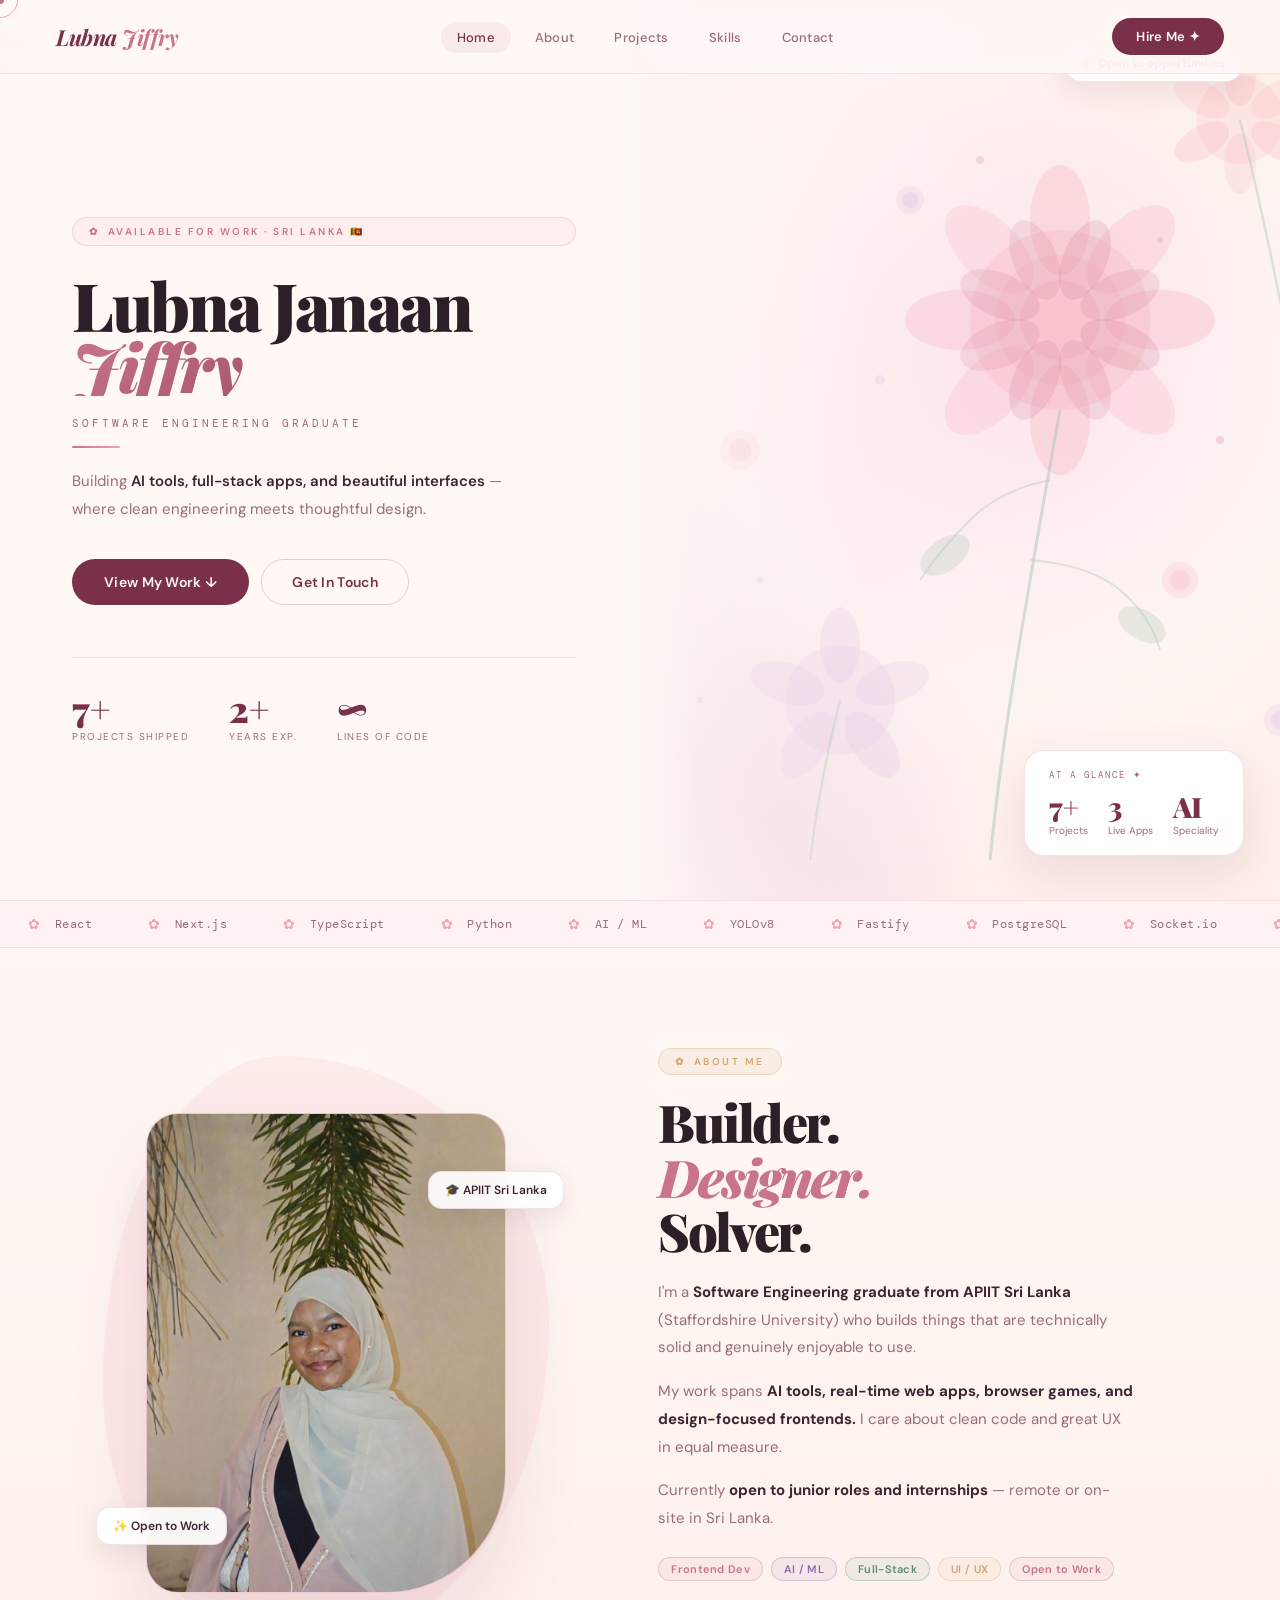
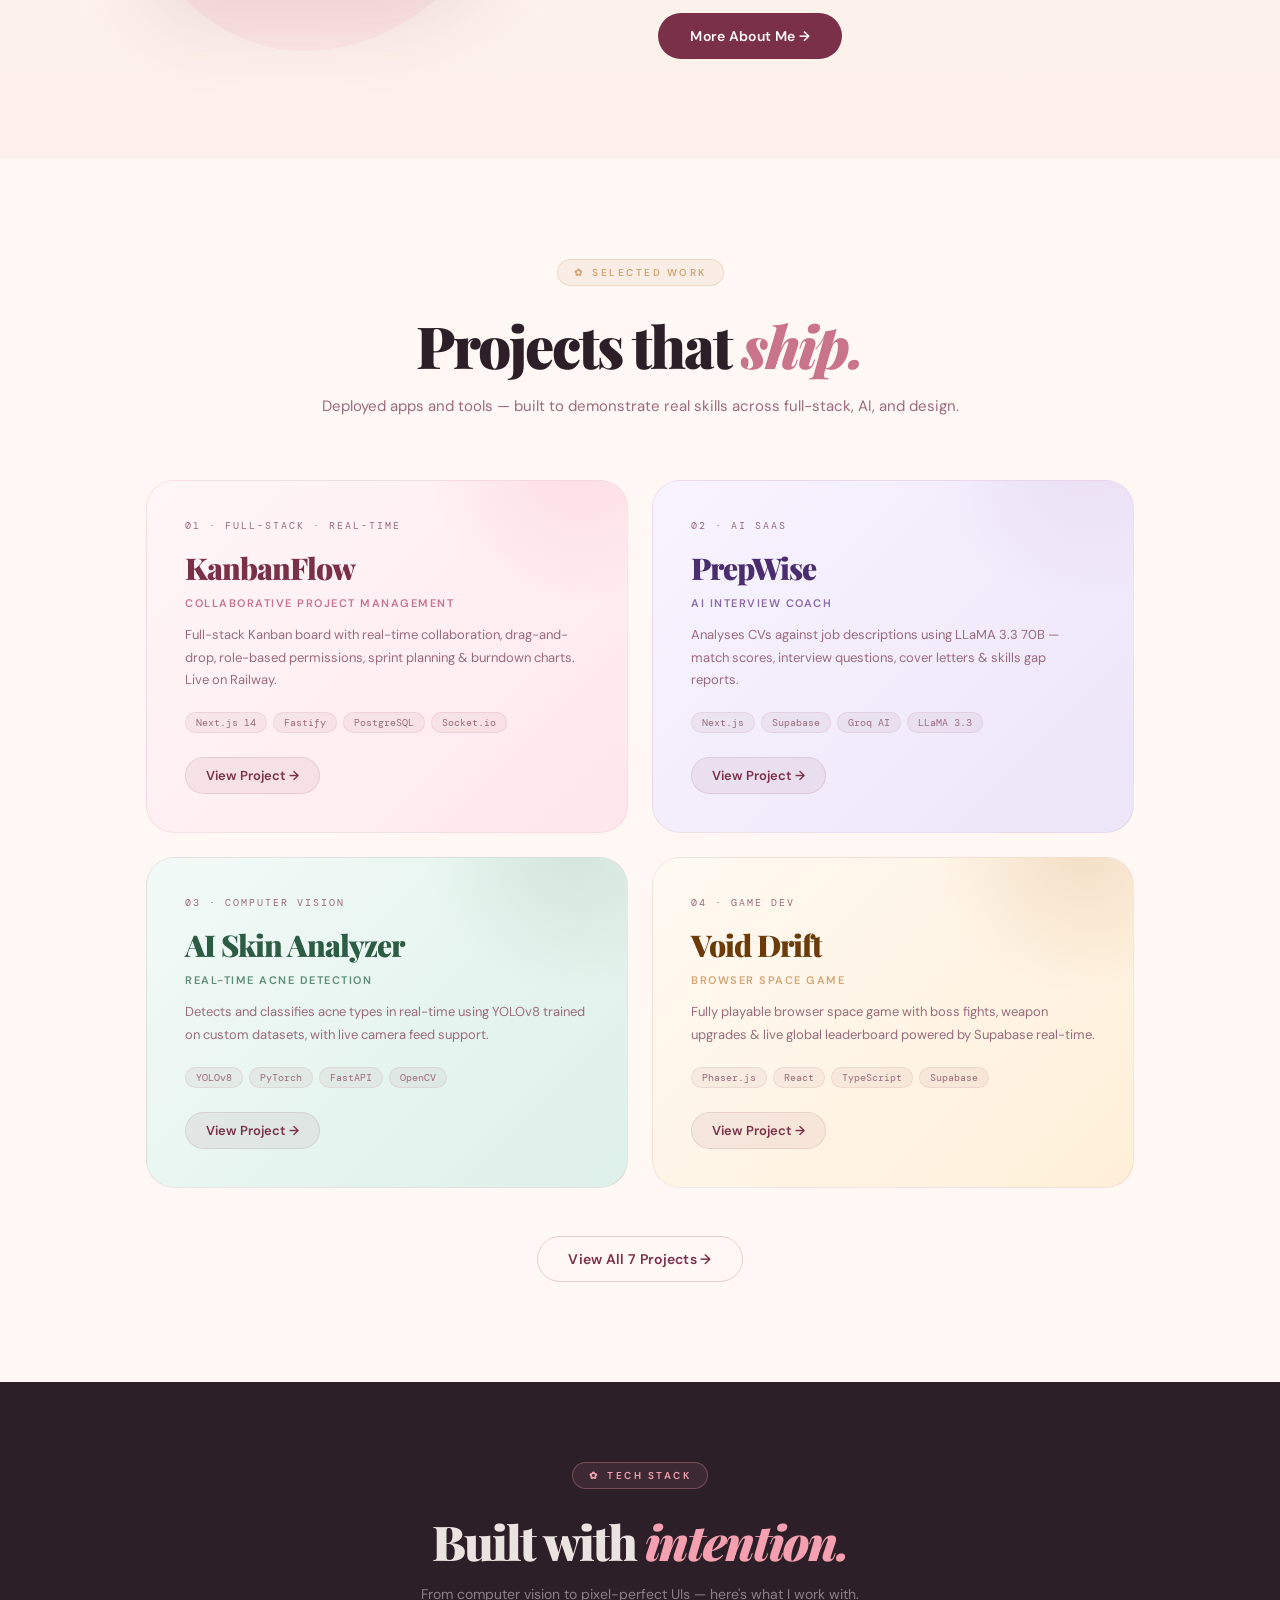
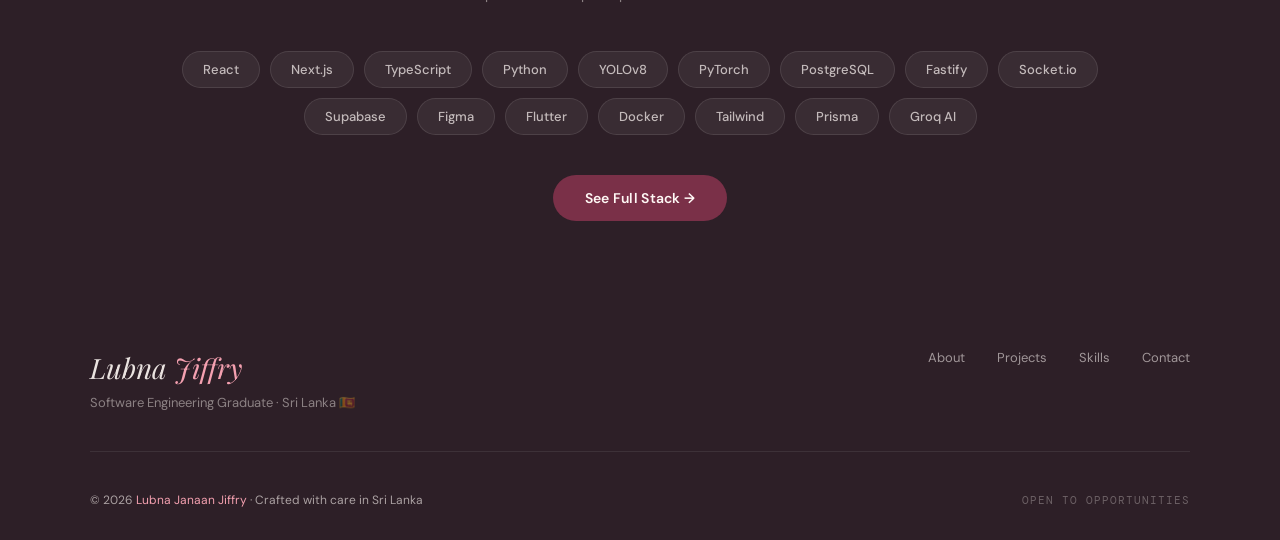
<file: index.html>
<!DOCTYPE html>
<html lang="en">
<head>
<meta charset="UTF-8"/>
<meta name="viewport" content="width=device-width,initial-scale=1"/>
<title>Lubna Jiffry — Software Engineer</title>
<link rel="stylesheet" href="styles.css"/>
<style>

/* ══════════════════════════════════════
   HERO — split layout with banner image
   ══════════════════════════════════════ */
.hero {
  min-height: 100vh;
  display: grid;
  grid-template-columns: 1fr 1fr;
  position: relative;
  overflow: hidden;
}

/* Left half — text */
.hero-left {
  display: flex; flex-direction: column; justify-content: center;
  padding: 140px 64px 80px 72px;
  background: var(--cream);
  position: relative; z-index: 2;
}
/* soft fade into image */
.hero-left::after {
  content: '';
  position: absolute; top: 0; right: -60px; bottom: 0; width: 80px;
  background: linear-gradient(to right, var(--cream), transparent);
  z-index: 3; pointer-events: none;
}

/* Right half — banner */
.hero-right {
  position: relative; overflow: hidden;
  background:
    radial-gradient(ellipse 80% 60% at 60% 40%, rgba(252,228,236,0.9) 0%, rgba(255,248,245,0.7) 60%, transparent 100%),
    radial-gradient(ellipse 50% 70% at 20% 80%, rgba(212,184,224,0.35) 0%, transparent 70%),
    radial-gradient(ellipse 60% 50% at 80% 10%, rgba(212,165,116,0.18) 0%, transparent 65%),
    #fdf0eb;
}
/* Large decorative SVG botanical illustration via inline SVG background */
.hero-right::before {
  content: '';
  position: absolute; inset: 0;
  background-image: url("data:image/svg+xml,%3Csvg xmlns='http://www.w3.org/2000/svg' viewBox='0 0 800 900'%3E%3Cdefs%3E%3Cstyle%3E.p%7Bfill:none;stroke-linecap:round;stroke-linejoin:round%7D%3C/style%3E%3C/defs%3E%3C!-- big rose center --%3E%3Ccircle cx='500' cy='320' r='90' fill='rgba(244,160,176,0.22)'/%3E%3Ccircle cx='500' cy='320' r='65' fill='rgba(244,160,176,0.18)'/%3E%3Ccircle cx='500' cy='320' r='40' fill='rgba(244,160,176,0.25)'/%3E%3C!-- petals outer ring --%3E%3Cellipse cx='500' cy='220' rx='30' ry='55' fill='rgba(244,160,176,0.28)' transform='rotate(0 500 320)'/%3E%3Cellipse cx='500' cy='220' rx='30' ry='55' fill='rgba(244,160,176,0.22)' transform='rotate(45 500 320)'/%3E%3Cellipse cx='500' cy='220' rx='30' ry='55' fill='rgba(244,160,176,0.26)' transform='rotate(90 500 320)'/%3E%3Cellipse cx='500' cy='220' rx='30' ry='55' fill='rgba(244,160,176,0.20)' transform='rotate(135 500 320)'/%3E%3Cellipse cx='500' cy='220' rx='30' ry='55' fill='rgba(244,160,176,0.28)' transform='rotate(180 500 320)'/%3E%3Cellipse cx='500' cy='220' rx='30' ry='55' fill='rgba(244,160,176,0.22)' transform='rotate(225 500 320)'/%3E%3Cellipse cx='500' cy='220' rx='30' ry='55' fill='rgba(244,160,176,0.26)' transform='rotate(270 500 320)'/%3E%3Cellipse cx='500' cy='220' rx='30' ry='55' fill='rgba(244,160,176,0.20)' transform='rotate(315 500 320)'/%3E%3C!-- petals inner ring --%3E%3Cellipse cx='500' cy='255' rx='22' ry='42' fill='rgba(201,116,138,0.2)' transform='rotate(22.5 500 320)'/%3E%3Cellipse cx='500' cy='255' rx='22' ry='42' fill='rgba(201,116,138,0.18)' transform='rotate(67.5 500 320)'/%3E%3Cellipse cx='500' cy='255' rx='22' ry='42' fill='rgba(201,116,138,0.2)' transform='rotate(112.5 500 320)'/%3E%3Cellipse cx='500' cy='255' rx='22' ry='42' fill='rgba(201,116,138,0.18)' transform='rotate(157.5 500 320)'/%3E%3Cellipse cx='500' cy='255' rx='22' ry='42' fill='rgba(201,116,138,0.2)' transform='rotate(202.5 500 320)'/%3E%3Cellipse cx='500' cy='255' rx='22' ry='42' fill='rgba(201,116,138,0.18)' transform='rotate(247.5 500 320)'/%3E%3Cellipse cx='500' cy='255' rx='22' ry='42' fill='rgba(201,116,138,0.2)' transform='rotate(292.5 500 320)'/%3E%3Cellipse cx='500' cy='255' rx='22' ry='42' fill='rgba(201,116,138,0.18)' transform='rotate(337.5 500 320)'/%3E%3C!-- small rose top-right --%3E%3Ccircle cx='680' cy='120' r='44' fill='rgba(244,160,176,0.16)'/%3E%3Cellipse cx='680' cy='76' rx='16' ry='30' fill='rgba(244,160,176,0.2)' transform='rotate(0 680 120)'/%3E%3Cellipse cx='680' cy='76' rx='16' ry='30' fill='rgba(244,160,176,0.16)' transform='rotate(60 680 120)'/%3E%3Cellipse cx='680' cy='76' rx='16' ry='30' fill='rgba(244,160,176,0.2)' transform='rotate(120 680 120)'/%3E%3Cellipse cx='680' cy='76' rx='16' ry='30' fill='rgba(244,160,176,0.16)' transform='rotate(180 680 120)'/%3E%3Cellipse cx='680' cy='76' rx='16' ry='30' fill='rgba(244,160,176,0.2)' transform='rotate(240 680 120)'/%3E%3Cellipse cx='680' cy='76' rx='16' ry='30' fill='rgba(244,160,176,0.16)' transform='rotate(300 680 120)'/%3E%3C!-- bud bottom-left --%3E%3Ccircle cx='280' cy='700' r='55' fill='rgba(212,184,224,0.2)'/%3E%3Cellipse cx='280' cy='645' rx='20' ry='38' fill='rgba(212,184,224,0.22)' transform='rotate(0 280 700)'/%3E%3Cellipse cx='280' cy='645' rx='20' ry='38' fill='rgba(212,184,224,0.18)' transform='rotate(72 280 700)'/%3E%3Cellipse cx='280' cy='645' rx='20' ry='38' fill='rgba(212,184,224,0.22)' transform='rotate(144 280 700)'/%3E%3Cellipse cx='280' cy='645' rx='20' ry='38' fill='rgba(212,184,224,0.18)' transform='rotate(216 280 700)'/%3E%3Cellipse cx='280' cy='645' rx='20' ry='38' fill='rgba(212,184,224,0.22)' transform='rotate(288 280 700)'/%3E%3C!-- stems and leaves --%3E%3Cpath d='M500 410 Q480 520 460 640 Q440 760 430 860' stroke='rgba(168,197,181,0.5)' stroke-width='3' fill='none'/%3E%3Cpath d='M490 480 Q440 490 410 520 Q380 550 360 580' stroke='rgba(168,197,181,0.4)' stroke-width='2' fill='none'/%3E%3Cellipse cx='385' cy='555' rx='28' ry='16' fill='rgba(168,197,181,0.3)' transform='rotate(-35 385 555)'/%3E%3Cpath d='M470 560 Q530 565 560 590 Q590 615 600 650' stroke='rgba(168,197,181,0.4)' stroke-width='2' fill='none'/%3E%3Cellipse cx='582' cy='625' rx='26' ry='15' fill='rgba(168,197,181,0.28)' transform='rotate(30 582 625)'/%3E%3Cpath d='M680 120 Q700 200 720 300 Q740 400 750 500' stroke='rgba(168,197,181,0.4)' stroke-width='2.5' fill='none'/%3E%3Cpath d='M720 280 Q770 270 790 290' stroke='rgba(168,197,181,0.35)' stroke-width='2' fill='none'/%3E%3Cellipse cx='786' cy='293' rx='20' ry='12' fill='rgba(168,197,181,0.25)' transform='rotate(15 786 293)'/%3E%3Cpath d='M280 700 Q260 780 250 860' stroke='rgba(168,197,181,0.4)' stroke-width='2.5' fill='none'/%3E%3C!-- tiny scattered buds --%3E%3Ccircle cx='620' cy='580' r='18' fill='rgba(244,160,176,0.18)'/%3E%3Ccircle cx='620' cy='580' r='10' fill='rgba(244,160,176,0.22)'/%3E%3Ccircle cx='350' cy='200' r='14' fill='rgba(212,184,224,0.22)'/%3E%3Ccircle cx='350' cy='200' r='8' fill='rgba(212,184,224,0.28)'/%3E%3Ccircle cx='180' cy='450' r='20' fill='rgba(244,160,176,0.14)'/%3E%3Ccircle cx='180' cy='450' r='11' fill='rgba(244,160,176,0.18)'/%3E%3Ccircle cx='720' cy='720' r='16' fill='rgba(212,184,224,0.18)'/%3E%3Ccircle cx='720' cy='720' r='9' fill='rgba(212,184,224,0.22)'/%3E%3C!-- scattered dots --%3E%3Ccircle cx='420' cy='160' r='4' fill='rgba(196,116,138,0.2)'/%3E%3Ccircle cx='600' cy='240' r='3' fill='rgba(196,116,138,0.18)'/%3E%3Ccircle cx='320' cy='380' r='5' fill='rgba(212,184,224,0.25)'/%3E%3Ccircle cx='660' cy='440' r='4' fill='rgba(196,116,138,0.2)'/%3E%3Ccircle cx='200' cy='580' r='3' fill='rgba(168,197,181,0.3)'/%3E%3Ccircle cx='560' cy='760' r='4' fill='rgba(212,184,224,0.22)'/%3E%3Ccircle cx='140' cy='700' r='3' fill='rgba(196,116,138,0.18)'/%3E%3C/svg%3E");
  background-size: cover;
  background-position: center;
  pointer-events: none; z-index: 0;
}
.hero-banner-overlay {
  position: absolute; inset: 0; z-index: 1;
  background: linear-gradient(
    to right,
    rgba(255,248,245,0.55) 0%,
    rgba(252,228,236,0.15) 35%,
    transparent 75%
  );
}

/* floating cards on the image */
.hero-float-badge {
  position: absolute; top: 44px; right: 36px; z-index: 5;
  background: rgba(255,255,255,0.9); backdrop-filter: blur(16px);
  border: 1px solid rgba(196,116,138,0.2); border-radius: 100px;
  padding: 10px 18px; box-shadow: 0 8px 28px rgba(122,48,72,0.1);
  display: flex; align-items: center; gap: 8px;
  font-size: 12px; font-weight: 600; color: var(--text);
  animation: floatCard 3.5s ease-in-out 1s infinite;
}
.float-dot { width: 8px; height: 8px; border-radius: 50%; background: #6cc98a; box-shadow: 0 0 0 3px rgba(108,201,138,0.2); animation: statusPulse 2.5s ease-in-out infinite; }
@keyframes statusPulse { 0%,100%{box-shadow:0 0 0 3px rgba(108,201,138,0.2);}50%{box-shadow:0 0 0 7px transparent;} }

.hero-float-card {
  position: absolute; bottom: 44px; right: 36px; z-index: 5;
  background: rgba(255,255,255,0.9); backdrop-filter: blur(16px);
  border: 1px solid rgba(196,116,138,0.2); border-radius: 20px;
  padding: 18px 24px; box-shadow: 0 16px 48px rgba(122,48,72,0.12);
  animation: floatCard 4s ease-in-out infinite;
}
@keyframes floatCard { 0%,100%{transform:translateY(0);}50%{transform:translateY(-8px);} }
.float-card-label { font-family: 'DM Mono', monospace; font-size: 9px; letter-spacing: 2px; text-transform: uppercase; color: var(--muted); margin-bottom: 12px; }
.float-card-stats { display: flex; gap: 20px; }
.fcs-num { font-family: 'Playfair Display', serif; font-size: 28px; font-weight: 900; color: var(--deep); line-height: 1; }
.fcs-lbl { font-size: 10px; color: var(--muted); margin-top: 3px; }

/* ── LEFT CONTENT ── */
.hero-chip {
  display: inline-flex; align-items: center; gap: 8px;
  background: rgba(244,160,176,0.1); border: 1px solid rgba(196,116,138,0.22);
  color: var(--mauve); font-size: 10px; font-weight: 600;
  letter-spacing: 2.5px; text-transform: uppercase;
  padding: 7px 16px; border-radius: 100px; margin-bottom: 28px;
  animation: fadeUp 0.9s cubic-bezier(0.16,1,0.3,1) both;
}
.hero-chip::before { content: '✿'; }

.hero-name {
  font-family: 'Playfair Display', serif;
  font-size: clamp(44px, 5.2vw, 76px);
  font-weight: 900; letter-spacing: -2.5px; line-height: 0.92;
  color: var(--charcoal); margin-bottom: 20px;
  animation: fadeUp 0.9s cubic-bezier(0.16,1,0.3,1) 0.1s both;
}
.hero-name em {
  display: block; font-style: italic;
  background: linear-gradient(135deg, var(--mauve) 0%, var(--deep) 100%);
  -webkit-background-clip: text; -webkit-text-fill-color: transparent;
}

.hero-role {
  font-family: 'DM Mono', monospace; font-size: 11px;
  letter-spacing: 3px; text-transform: uppercase;
  color: var(--muted); margin-bottom: 16px;
  animation: fadeUp 0.9s cubic-bezier(0.16,1,0.3,1) 0.2s both;
}

.hero-divider {
  width: 48px; height: 2px;
  background: linear-gradient(to right, var(--mauve), var(--rose));
  border-radius: 100px; margin-bottom: 20px;
  animation: fadeUp 0.9s cubic-bezier(0.16,1,0.3,1) 0.25s both;
}

.hero-desc {
  font-size: 15px; color: var(--muted); line-height: 1.85;
  margin-bottom: 36px; max-width: 440px;
  animation: fadeUp 0.9s cubic-bezier(0.16,1,0.3,1) 0.3s both;
}
.hero-desc strong { color: var(--text); font-weight: 600; }

.hero-actions {
  display: flex; gap: 12px; flex-wrap: wrap; margin-bottom: 52px;
  animation: fadeUp 0.9s cubic-bezier(0.16,1,0.3,1) 0.4s both;
}

.hero-stats {
  display: flex; gap: 40px;
  padding-top: 32px; border-top: 1px solid var(--border);
  animation: fadeUp 0.9s cubic-bezier(0.16,1,0.3,1) 0.5s both;
}
.stat-num { font-family: 'Playfair Display', serif; font-size: 36px; font-weight: 900; color: var(--deep); line-height: 1; margin-bottom: 4px; }
.stat-label { font-size: 10px; color: var(--muted); letter-spacing: 1.5px; text-transform: uppercase; }

/* ══════════════════════════════════════
   ABOUT STRIP — photo + text
   ══════════════════════════════════════ */
.about-strip {
  padding: 100px 0;
  background: linear-gradient(180deg, var(--cream) 0%, var(--warm) 100%);
  overflow: hidden;
}
.about-strip-inner {
  max-width: 1100px; margin: 0 auto; padding: 0 56px;
  display: grid; grid-template-columns: 1fr 1.1fr; gap: 80px; align-items: center;
}

/* photo */
.photo-wrap { position: relative; max-width: 360px; }
.photo-blob {
  position: absolute; inset: -12%; z-index: 0;
  border-radius: 40% 60% 55% 45% / 55% 45% 55% 45%;
  background: rgba(244,160,176,0.13);
  animation: morphBlob 10s ease-in-out infinite alternate;
}
@keyframes morphBlob {
  0% { border-radius: 40% 60% 55% 45% / 55% 45% 55% 45%; transform: rotate(0deg); }
  100% { border-radius: 58% 42% 44% 56% / 44% 57% 43% 56%; transform: rotate(8deg); }
}
.photo-frame {
  width: 100%; aspect-ratio: 3/4;
  border-radius: 32px 32px 120px 32px;
  overflow: hidden; position: relative; z-index: 1;
  border: 1px solid rgba(196,116,138,0.18);
  box-shadow: 0 32px 80px rgba(122,48,72,0.12);
  background: linear-gradient(145deg, #fce4ec, rgba(212,184,224,0.5));
}
.photo-frame img {
  width: 100%; height: 100%;
  object-fit: cover; object-position: center top;
  display: block;
}
.photo-fallback {
  width: 100%; height: 100%;
  display: flex; align-items: center; justify-content: center;
  font-size: 80px;
}
.photo-frame::after {
  content: ''; position: absolute; inset: 0;
  background: linear-gradient(to bottom, transparent 50%, rgba(122,48,72,0.07) 100%);
  pointer-events: none;
}

/* floating badges */
.photo-badge {
  position: absolute; z-index: 2;
  background: rgba(255,255,255,0.92); backdrop-filter: blur(12px);
  border: 1px solid rgba(196,116,138,0.2); border-radius: 14px;
  padding: 10px 16px; box-shadow: 0 8px 24px rgba(122,48,72,0.1);
  font-size: 12px; font-weight: 600; color: var(--text);
  display: flex; align-items: center; gap: 8px;
}
.pb-a { top: 12%; right: -16%; animation: floatA 3.5s ease-in-out infinite; }
.pb-b { bottom: 10%; left: -14%; animation: floatB 3.5s ease-in-out 1.5s infinite; }
@keyframes floatA { 0%,100%{transform:translateY(0);}50%{transform:translateY(-8px);} }
@keyframes floatB { 0%,100%{transform:translateY(0);}50%{transform:translateY(-6px);} }

/* text */
.about-text h2 { font-size: clamp(34px,4.5vw,52px); font-weight: 900; letter-spacing: -2px; line-height: 1.05; margin-bottom: 20px; }
.about-text h2 em { font-style: italic; color: var(--mauve); }
.about-text p { color: var(--muted); font-size: 15px; line-height: 1.85; margin-bottom: 16px; }
.about-text p strong { color: var(--text); }
.about-tags { display: flex; flex-wrap: wrap; gap: 8px; margin: 24px 0 32px; }

/* ══════════════════════════════════════
   FEATURED PROJECTS
   ══════════════════════════════════════ */
.featured-section { padding: 100px 0; background: var(--cream); }
.featured-inner { max-width: 1100px; margin: 0 auto; padding: 0 56px; }
.featured-header { text-align: center; margin-bottom: 64px; }
.featured-header h2 { font-size: clamp(38px,5vw,58px); font-weight: 900; letter-spacing: -2px; margin-bottom: 12px; }
.featured-header h2 em { font-style: italic; color: var(--mauve); }
.featured-header p { color: var(--muted); font-size: 15px; }

.featured-grid { display: grid; grid-template-columns: 1fr 1fr; gap: 24px; margin-bottom: 48px; }
.feat-card {
  border-radius: 28px; padding: 38px;
  border: 1px solid var(--border); position: relative; overflow: hidden;
  transition: transform 0.4s cubic-bezier(0.34,1.56,0.64,1), box-shadow 0.4s;
  text-decoration: none; display: block; background: white;
}
.feat-card:hover { transform: translateY(-8px); box-shadow: 0 24px 60px rgba(122,48,72,0.12); }
.feat-card-glow { position: absolute; top: -50%; right: -20%; width: 300px; height: 300px; border-radius: 50%; pointer-events: none; }
.feat-num { font-family: 'DM Mono', monospace; font-size: 10px; letter-spacing: 2px; color: var(--muted); margin-bottom: 16px; text-transform: uppercase; }
.feat-name { font-family: 'Playfair Display', serif; font-size: clamp(22px,2.8vw,30px); font-weight: 900; letter-spacing: -1px; margin-bottom: 8px; }
.feat-cat { font-size: 11px; font-weight: 600; letter-spacing: 1.5px; text-transform: uppercase; margin-bottom: 14px; }
.feat-desc { color: var(--muted); font-size: 13px; line-height: 1.75; margin-bottom: 20px; }
.feat-pills { display: flex; flex-wrap: wrap; gap: 6px; margin-bottom: 24px; }
.feat-pill { padding: 3px 10px; border-radius: 100px; font-family: 'DM Mono', monospace; font-size: 10px; background: rgba(122,48,72,0.06); color: var(--muted); border: 1px solid var(--border); }
.feat-link { display: inline-flex; align-items: center; gap: 6px; font-size: 13px; font-weight: 600; color: var(--deep); padding: 9px 20px; border-radius: 100px; background: rgba(122,48,72,0.07); border: 1px solid rgba(122,48,72,0.12); text-decoration: none; transition: all 0.2s; }
.feat-link:hover { background: var(--deep); color: white; }
.feat-rose { background: linear-gradient(135deg,#fff6f8,#ffe8ed); }
.feat-rose .feat-card-glow { background: radial-gradient(circle,rgba(244,160,176,0.22),transparent 70%); }
.feat-rose .feat-name { color: var(--deep); } .feat-rose .feat-cat { color: var(--mauve); }
.feat-lilac { background: linear-gradient(135deg,#f8f4ff,#ede5f8); }
.feat-lilac .feat-card-glow { background: radial-gradient(circle,rgba(212,184,224,0.28),transparent 70%); }
.feat-lilac .feat-name { color: #4a2d6e; } .feat-lilac .feat-cat { color: #8c6aad; }
.feat-sage { background: linear-gradient(135deg,#f2faf7,#ddf0e9); }
.feat-sage .feat-card-glow { background: radial-gradient(circle,rgba(168,197,181,0.32),transparent 70%); }
.feat-sage .feat-name { color: #2d5c45; } .feat-sage .feat-cat { color: #5d8c78; }
.feat-gold { background: linear-gradient(135deg,#fffaf3,#ffefd8); }
.feat-gold .feat-card-glow { background: radial-gradient(circle,rgba(212,165,116,0.28),transparent 70%); }
.feat-gold .feat-name { color: #6b3c0a; } .feat-gold .feat-cat { color: var(--gold); }
.view-all-wrap { text-align: center; }

/* ══════════════════════════════════════
   SKILLS TEASER
   ══════════════════════════════════════ */
.skills-teaser { padding: 80px 0; background: var(--charcoal); overflow: hidden; }
.skills-teaser-inner { max-width: 1100px; margin: 0 auto; padding: 0 56px; text-align: center; }
.skills-teaser h2 { color: rgba(255,248,245,0.9); font-size: clamp(32px,4vw,48px); font-weight: 900; letter-spacing: -2px; margin-bottom: 12px; }
.skills-teaser h2 em { color: var(--rose); font-style: italic; }
.skills-teaser > div > p, .skills-teaser-inner > p { color: rgba(255,248,245,0.45); font-size: 14px; margin-bottom: 48px; }
.skills-bubbles { display: flex; flex-wrap: wrap; gap: 10px; justify-content: center; margin-bottom: 40px; }
.skill-bubble { padding: 9px 20px; border-radius: 100px; background: rgba(255,248,245,0.06); border: 1px solid rgba(255,248,245,0.1); color: rgba(255,248,245,0.7); font-size: 13px; font-weight: 500; transition: all 0.2s; }
.skill-bubble:hover { background: rgba(244,160,176,0.12); border-color: rgba(244,160,176,0.3); color: var(--rose); transform: translateY(-2px); }

@keyframes fadeUp { from{opacity:0;transform:translateY(24px);}to{opacity:1;transform:translateY(0);} }

/* responsive */
@media(max-width:1024px) {
  .about-strip-inner { grid-template-columns: 1fr; gap: 40px; }
  .photo-wrap { max-width: 300px; margin: 0 auto; }
  .featured-grid { grid-template-columns: 1fr; }
}

/* ── MOBILE HERO: single full-viewport column, text sits ON the botanical bg ── */
@media(max-width:768px) {
  /* collapse grid — hero becomes a single positioned container */
  .hero {
    display: block;
    position: relative;
    min-height: 100vh;
  }
  /* botanical panel fills the entire hero as a background */
  .hero-right {
    position: absolute;
    inset: 0;
    height: 100%;
    z-index: 0;
    opacity: 0.55; /* soften so text is readable */
  }
  /* overlay darkens bottom half so text pops */
  .hero-banner-overlay {
    background: linear-gradient(
      to bottom,
      rgba(255,248,245,0.3) 0%,
      rgba(255,248,245,0.75) 40%,
      rgba(255,248,245,0.95) 75%,
      var(--cream) 100%
    );
  }
  /* text sits on top of the background */
  .hero-left {
    position: relative;
    z-index: 2;
    background: transparent;
    padding: 120px 24px 64px;
    min-height: 100vh;
    display: flex; flex-direction: column; justify-content: center;
  }
  .hero-left::after { display: none; }
  /* hide floating stat cards — too cluttered on mobile */
  .hero-float-card { display: none; }
  .hero-float-badge {
    position: absolute;
    top: auto; bottom: 32px; right: 20px;
    z-index: 5; font-size: 11px; padding: 8px 14px;
    animation: none;
  }
  /* text sizing */
  .hero-chip { font-size: 9px; letter-spacing: 2px; padding: 6px 14px; margin-bottom: 20px; }
  .hero-name { font-size: clamp(40px,11vw,60px); letter-spacing: -2px; margin-bottom: 14px; }
  .hero-role { font-size: 10px; letter-spacing: 2.5px; margin-bottom: 12px; }
  .hero-divider { margin-bottom: 14px; }
  .hero-desc { font-size: 14px; margin-bottom: 28px; max-width: 100%; }
  .hero-actions { gap: 10px; margin-bottom: 36px; flex-wrap: nowrap; }
  .hero-actions .btn-primary, .hero-actions .btn-outline { padding: 12px 20px; font-size: 13px; }
  .hero-stats { gap: 24px; padding-top: 24px; }
  .stat-num { font-size: 30px; }
  .stat-label { font-size: 9px; }

  /* about strip */
  .about-strip { padding: 60px 0; }
  .about-strip-inner { padding: 0 20px; }
  .photo-wrap { max-width: 260px; }
  .pb-a { right: -2%; top: 8%; } .pb-b { left: -2%; bottom: 8%; }
  .photo-badge { font-size: 11px; padding: 8px 13px; }
  .about-text h2 { font-size: clamp(28px,8vw,40px); }
  .about-text p { font-size: 14px; }

  /* featured */
  .featured-section { padding: 60px 0; }
  .featured-inner { padding: 0 20px; }
  .featured-header h2 { font-size: clamp(28px,8vw,40px); }
  .feat-card { padding: 28px 22px; border-radius: 20px; }
  .feat-name { font-size: 22px; }

  /* skills teaser */
  .skills-teaser { padding: 60px 0; }
  .skills-teaser-inner { padding: 0 20px; }
  .skills-teaser h2 { font-size: clamp(26px,7vw,36px); }
  .skills-bubbles { gap: 8px; }
  .skill-bubble { padding: 7px 14px; font-size: 12px; }
}

@media(max-width:400px) {
  .hero-name { font-size: 36px; }
  .hero-actions { flex-direction: column; }
  .hero-actions .btn-primary, .hero-actions .btn-outline { justify-content: center; }
  .hero-stats { gap: 16px; }
  .stat-num { font-size: 26px; }
  .hero-float-badge { display: none; }
}
</style>
</head>
<body>
<div class="cursor-dot" id="cursorDot"></div>
<div class="cursor-ring" id="cursorRing"></div>

<nav>
  <a href="index.html" class="nav-logo">Lubna <span>Jiffry</span></a>
  <ul class="nav-links">
    <li><a href="index.html" class="active">Home</a></li>
    <li><a href="about.html">About</a></li>
    <li><a href="projects.html">Projects</a></li>
    <li><a href="skills.html">Skills</a></li>
    <li><a href="contact.html">Contact</a></li>
  </ul>
  <a href="contact.html" class="nav-cta">Hire Me ✦</a>
  <button class="hamburger" id="hamburger" aria-label="Open menu"><span></span><span></span><span></span></button>
</nav>

<!-- Mobile Nav Drawer -->
<div class="mobile-nav" id="mobileNav">
  <button class="mobile-nav-close" id="mobileNavClose">✕</button>
  <a href="index.html" class="active">Home</a>
  <a href="about.html">About</a>
  <a href="projects.html">Projects</a>
  <a href="skills.html">Skills</a>
  <a href="contact.html">Contact</a>
  <a href="contact.html" class="mobile-nav-cta">Hire Me ✦</a>
</div>

<!-- ════ HERO ════ -->
<section class="hero">

  <!-- LEFT: all the text -->
  <div class="hero-left">
    <div class="hero-chip">Available for Work · Sri Lanka 🇱🇰</div>

    <h1 class="hero-name">
      Lubna Janaan
      <em>Jiffry</em>
    </h1>

    <p class="hero-role">Software Engineering Graduate</p>
    <div class="hero-divider"></div>

    <p class="hero-desc">
      Building <strong>AI tools, full-stack apps, and beautiful interfaces</strong> — where clean engineering meets thoughtful design.
    </p>

    <div class="hero-actions">
      <a href="projects.html" class="btn-primary">View My Work ↓</a>
      <a href="contact.html" class="btn-outline">Get In Touch</a>
    </div>

    <div class="hero-stats">
      <div class="stat"><div class="stat-num">7+</div><div class="stat-label">Projects Shipped</div></div>
      <div class="stat"><div class="stat-num">2+</div><div class="stat-label">Years Exp.</div></div>
      <div class="stat"><div class="stat-num">∞</div><div class="stat-label">Lines of Code</div></div>
    </div>
  </div>

  <!-- RIGHT: banner image -->
  <div class="hero-right">
    <div class="hero-banner-overlay"></div>

    <div class="hero-float-badge">
      <span class="float-dot"></span>
      Open to opportunities
    </div>

    <div class="hero-float-card">
      <div class="float-card-label">At a glance ✦</div>
      <div class="float-card-stats">
        <div><div class="fcs-num">7+</div><div class="fcs-lbl">Projects</div></div>
        <div><div class="fcs-num">3</div><div class="fcs-lbl">Live Apps</div></div>
        <div><div class="fcs-num">AI</div><div class="fcs-lbl">Speciality</div></div>
      </div>
    </div>
  </div>

</section>

<!-- MARQUEE -->
<div class="marquee-wrap">
  <div class="marquee-track">
    <div class="marquee-item"><span class="marquee-sep">✿</span> React</div>
    <div class="marquee-item"><span class="marquee-sep">✿</span> Next.js</div>
    <div class="marquee-item"><span class="marquee-sep">✿</span> TypeScript</div>
    <div class="marquee-item"><span class="marquee-sep">✿</span> Python</div>
    <div class="marquee-item"><span class="marquee-sep">✿</span> AI / ML</div>
    <div class="marquee-item"><span class="marquee-sep">✿</span> YOLOv8</div>
    <div class="marquee-item"><span class="marquee-sep">✿</span> Fastify</div>
    <div class="marquee-item"><span class="marquee-sep">✿</span> PostgreSQL</div>
    <div class="marquee-item"><span class="marquee-sep">✿</span> Socket.io</div>
    <div class="marquee-item"><span class="marquee-sep">✿</span> Flutter</div>
    <div class="marquee-item"><span class="marquee-sep">✿</span> Figma</div>
    <div class="marquee-item"><span class="marquee-sep">✿</span> Prisma</div>
    <div class="marquee-item"><span class="marquee-sep">✿</span> Supabase</div>
    <div class="marquee-item"><span class="marquee-sep">✿</span> PyTorch</div>
    <div class="marquee-item"><span class="marquee-sep">✿</span> Docker</div>
    <div class="marquee-item"><span class="marquee-sep">✿</span> React</div>
    <div class="marquee-item"><span class="marquee-sep">✿</span> Next.js</div>
    <div class="marquee-item"><span class="marquee-sep">✿</span> TypeScript</div>
    <div class="marquee-item"><span class="marquee-sep">✿</span> Python</div>
    <div class="marquee-item"><span class="marquee-sep">✿</span> AI / ML</div>
    <div class="marquee-item"><span class="marquee-sep">✿</span> YOLOv8</div>
    <div class="marquee-item"><span class="marquee-sep">✿</span> Fastify</div>
    <div class="marquee-item"><span class="marquee-sep">✿</span> PostgreSQL</div>
    <div class="marquee-item"><span class="marquee-sep">✿</span> Socket.io</div>
    <div class="marquee-item"><span class="marquee-sep">✿</span> Flutter</div>
    <div class="marquee-item"><span class="marquee-sep">✿</span> Figma</div>
    <div class="marquee-item"><span class="marquee-sep">✿</span> Prisma</div>
    <div class="marquee-item"><span class="marquee-sep">✿</span> Supabase</div>
    <div class="marquee-item"><span class="marquee-sep">✿</span> PyTorch</div>
    <div class="marquee-item"><span class="marquee-sep">✿</span> Docker</div>
  </div>
</div>

<!-- ════ ABOUT STRIP ════ -->
<section class="about-strip">
  <div class="about-strip-inner">

    <!-- PHOTO -->
    <div class="photo-wrap reveal-left">
      <div class="photo-blob"></div>
      <div class="photo-frame">
        <!--
          ╔═══════════════════════════════════════════════╗
          ║  YOUR PROFILE PHOTO                           ║
          ║  1. Put your photo in the "images" folder     ║
          ║  2. Name it  profile.jpg  (or .png / .webp)  ║
          ║  3. The path will be:  images/profile.jpg     ║
          ║                                               ║
          ║  The fallback emoji shows if no photo found.  ║
          ╚═══════════════════════════════════════════════╝
        -->
        <img
          src="images/me.jpeg"
          alt="Lubna Janaan Jiffry"
          onerror="this.style.display='none'; this.nextElementSibling.style.display='flex';"
        />
        <div class="photo-fallback" style="display:none;">👩‍💻</div>
      </div>
      <div class="photo-badge pb-a">🎓 APIIT Sri Lanka</div>
      <div class="photo-badge pb-b">✨ Open to Work</div>
    </div>

    <!-- TEXT -->
    <div class="about-text reveal-right">
      <div class="section-chip">About Me</div>
      <h2>Builder.<br/><em>Designer.</em><br/>Solver.</h2>
      <p>I'm a <strong>Software Engineering graduate from APIIT Sri Lanka</strong> (Staffordshire University) who builds things that are technically solid and genuinely enjoyable to use.</p>
      <p>My work spans <strong>AI tools, real-time web apps, browser games, and design-focused frontends.</strong> I care about clean code and great UX in equal measure.</p>
      <p>Currently <strong>open to junior roles and internships</strong> — remote or on-site in Sri Lanka.</p>
      <div class="about-tags">
        <span class="tag tag-rose">Frontend Dev</span>
        <span class="tag tag-lilac">AI / ML</span>
        <span class="tag tag-sage">Full-Stack</span>
        <span class="tag tag-gold">UI / UX</span>
        <span class="tag tag-rose">Open to Work</span>
      </div>
      <a href="about.html" class="btn-primary" style="width:fit-content;">More About Me →</a>
    </div>

  </div>
</section>

<!-- ════ FEATURED PROJECTS ════ -->
<section class="featured-section">
  <div class="featured-inner">
    <div class="featured-header reveal">
      <div class="section-chip">Selected Work</div>
      <h2>Projects that <em>ship.</em></h2>
      <p>Deployed apps and tools — built to demonstrate real skills across full-stack, AI, and design.</p>
    </div>
    <div class="featured-grid">

      <a href="projects.html#kanbanflow" class="feat-card feat-rose reveal d1">
        <div class="feat-card-glow"></div>
        <div class="feat-num">01 · Full-Stack · Real-Time</div>
        <div class="feat-name">KanbanFlow</div>
        <div class="feat-cat">Collaborative Project Management</div>
        <p class="feat-desc">Full-stack Kanban board with real-time collaboration, drag-and-drop, role-based permissions, sprint planning & burndown charts. Live on Railway.</p>
        <div class="feat-pills">
          <span class="feat-pill">Next.js 14</span><span class="feat-pill">Fastify</span>
          <span class="feat-pill">PostgreSQL</span><span class="feat-pill">Socket.io</span>
        </div>
        <span class="feat-link">View Project →</span>
      </a>

      <a href="projects.html#prepwise" class="feat-card feat-lilac reveal d2">
        <div class="feat-card-glow"></div>
        <div class="feat-num">02 · AI SaaS</div>
        <div class="feat-name">PrepWise</div>
        <div class="feat-cat">AI Interview Coach</div>
        <p class="feat-desc">Analyses CVs against job descriptions using LLaMA 3.3 70B — match scores, interview questions, cover letters & skills gap reports.</p>
        <div class="feat-pills">
          <span class="feat-pill">Next.js</span><span class="feat-pill">Supabase</span>
          <span class="feat-pill">Groq AI</span><span class="feat-pill">LLaMA 3.3</span>
        </div>
        <span class="feat-link">View Project →</span>
      </a>

      <a href="projects.html#aiskin" class="feat-card feat-sage reveal d3">
        <div class="feat-card-glow"></div>
        <div class="feat-num">03 · Computer Vision</div>
        <div class="feat-name">AI Skin Analyzer</div>
        <div class="feat-cat">Real-time Acne Detection</div>
        <p class="feat-desc">Detects and classifies acne types in real-time using YOLOv8 trained on custom datasets, with live camera feed support.</p>
        <div class="feat-pills">
          <span class="feat-pill">YOLOv8</span><span class="feat-pill">PyTorch</span>
          <span class="feat-pill">FastAPI</span><span class="feat-pill">OpenCV</span>
        </div>
        <span class="feat-link">View Project →</span>
      </a>

      <a href="projects.html#voiddrift" class="feat-card feat-gold reveal d4">
        <div class="feat-card-glow"></div>
        <div class="feat-num">04 · Game Dev</div>
        <div class="feat-name">Void Drift</div>
        <div class="feat-cat">Browser Space Game</div>
        <p class="feat-desc">Fully playable browser space game with boss fights, weapon upgrades & live global leaderboard powered by Supabase real-time.</p>
        <div class="feat-pills">
          <span class="feat-pill">Phaser.js</span><span class="feat-pill">React</span>
          <span class="feat-pill">TypeScript</span><span class="feat-pill">Supabase</span>
        </div>
        <span class="feat-link">View Project →</span>
      </a>

    </div>
    <div class="view-all-wrap reveal">
      <a href="projects.html" class="btn-outline">View All 7 Projects →</a>
    </div>
  </div>
</section>

<!-- ════ SKILLS TEASER ════ -->
<section class="skills-teaser">
  <div class="skills-teaser-inner">
    <div class="reveal">
      <div class="section-chip" style="border-color:rgba(244,160,176,0.3);background:rgba(244,160,176,0.08);color:var(--rose);">Tech Stack</div>
      <h2>Built with <em>intention.</em></h2>
      <p style="color:rgba(255,248,245,0.45);font-size:14px;margin-bottom:48px;">From computer vision to pixel-perfect UIs — here's what I work with.</p>
    </div>
    <div class="skills-bubbles reveal d1">
      <span class="skill-bubble">React</span><span class="skill-bubble">Next.js</span>
      <span class="skill-bubble">TypeScript</span><span class="skill-bubble">Python</span>
      <span class="skill-bubble">YOLOv8</span><span class="skill-bubble">PyTorch</span>
      <span class="skill-bubble">PostgreSQL</span><span class="skill-bubble">Fastify</span>
      <span class="skill-bubble">Socket.io</span><span class="skill-bubble">Supabase</span>
      <span class="skill-bubble">Figma</span><span class="skill-bubble">Flutter</span>
      <span class="skill-bubble">Docker</span><span class="skill-bubble">Tailwind</span>
      <span class="skill-bubble">Prisma</span><span class="skill-bubble">Groq AI</span>
    </div>
    <a href="skills.html" class="btn-primary reveal d2" style="margin:0 auto;width:fit-content;display:inline-flex;">See Full Stack →</a>
  </div>
</section>

<!-- FOOTER -->
<footer>
  <div class="footer-inner">
    <div class="footer-top">
      <div>
        <div class="footer-brand">Lubna <span>Jiffry</span></div>
        <div class="footer-tagline">Software Engineering Graduate · Sri Lanka 🇱🇰</div>
      </div>
      <div class="footer-links">
        <a href="about.html">About</a>
        <a href="projects.html">Projects</a>
        <a href="skills.html">Skills</a>
        <a href="contact.html">Contact</a>
      </div>
    </div>
    <div class="footer-bottom">
      <div class="footer-copy">© 2026 <span>Lubna Janaan Jiffry</span> · Crafted with care in Sri Lanka</div>
      <div class="footer-mono">OPEN TO OPPORTUNITIES</div>
    </div>
  </div>
</footer>

<script src="main.js"></script>
</body>
</html>
</file>
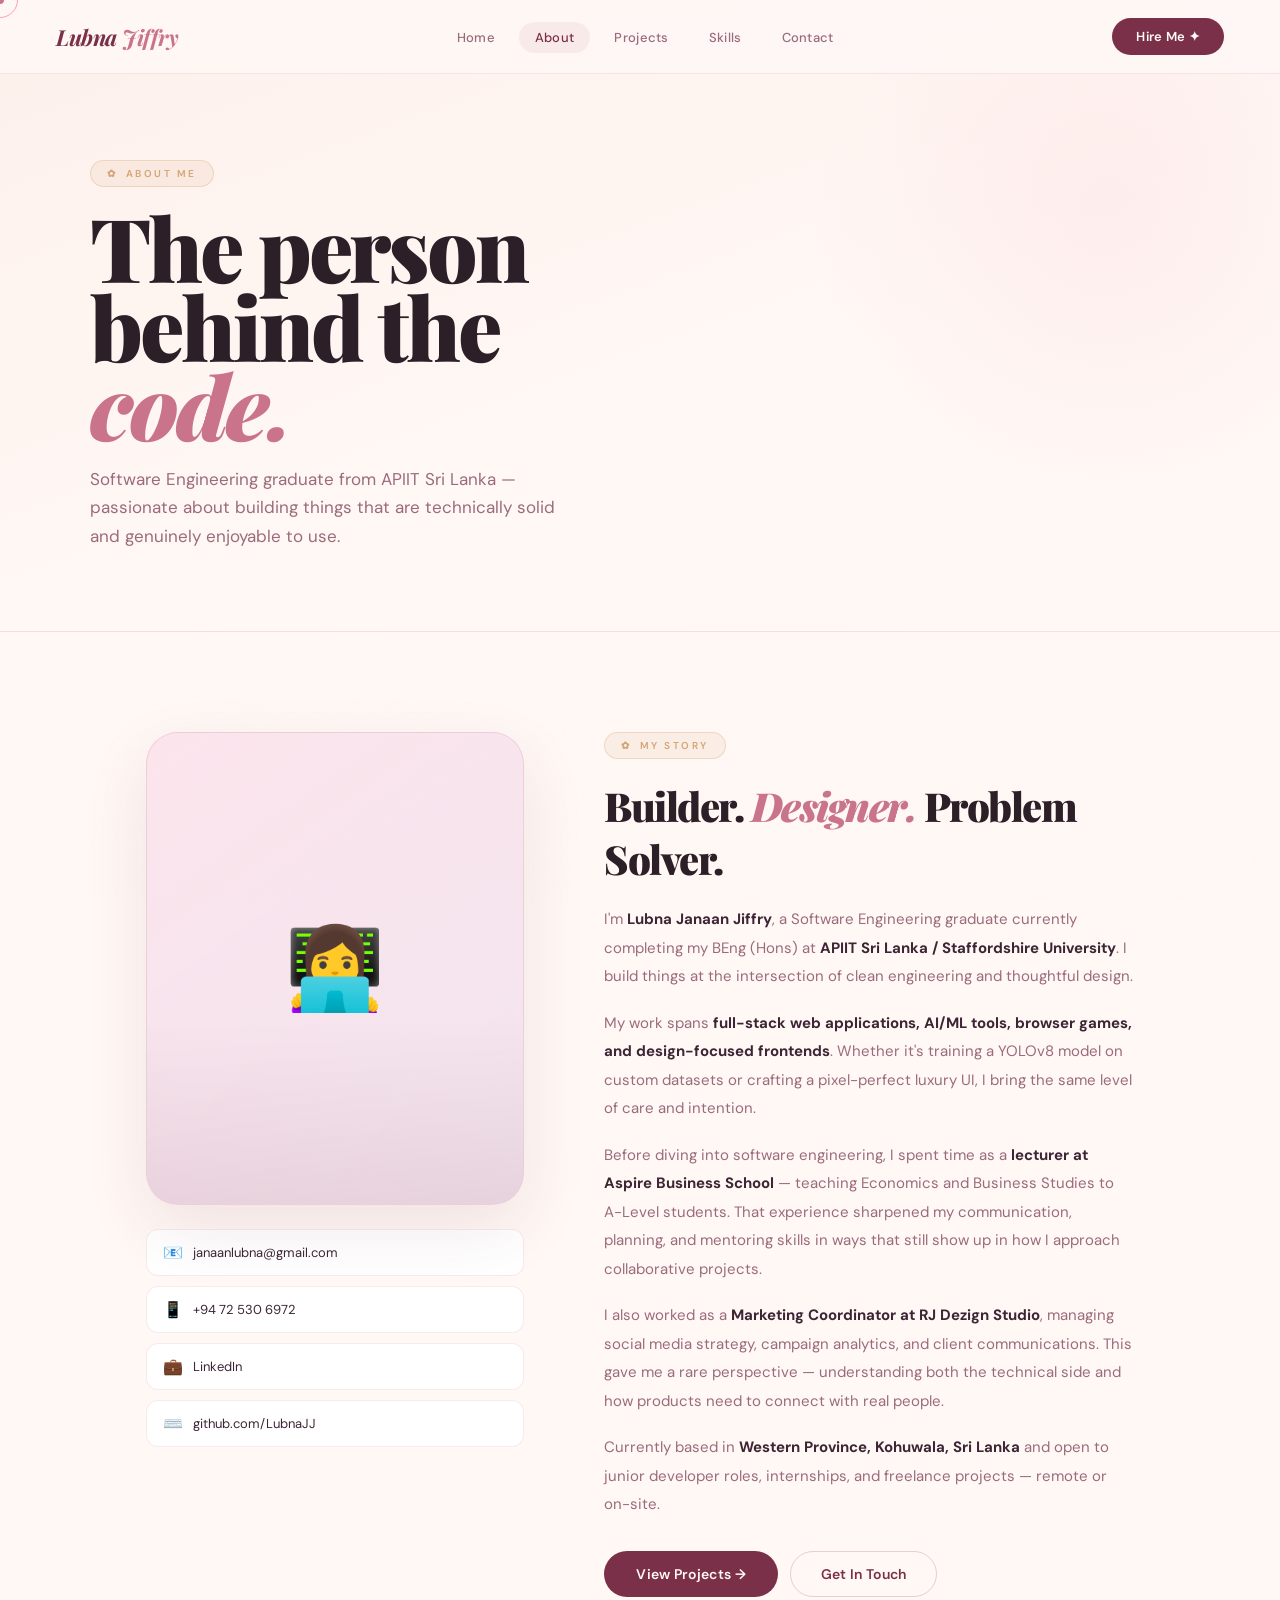
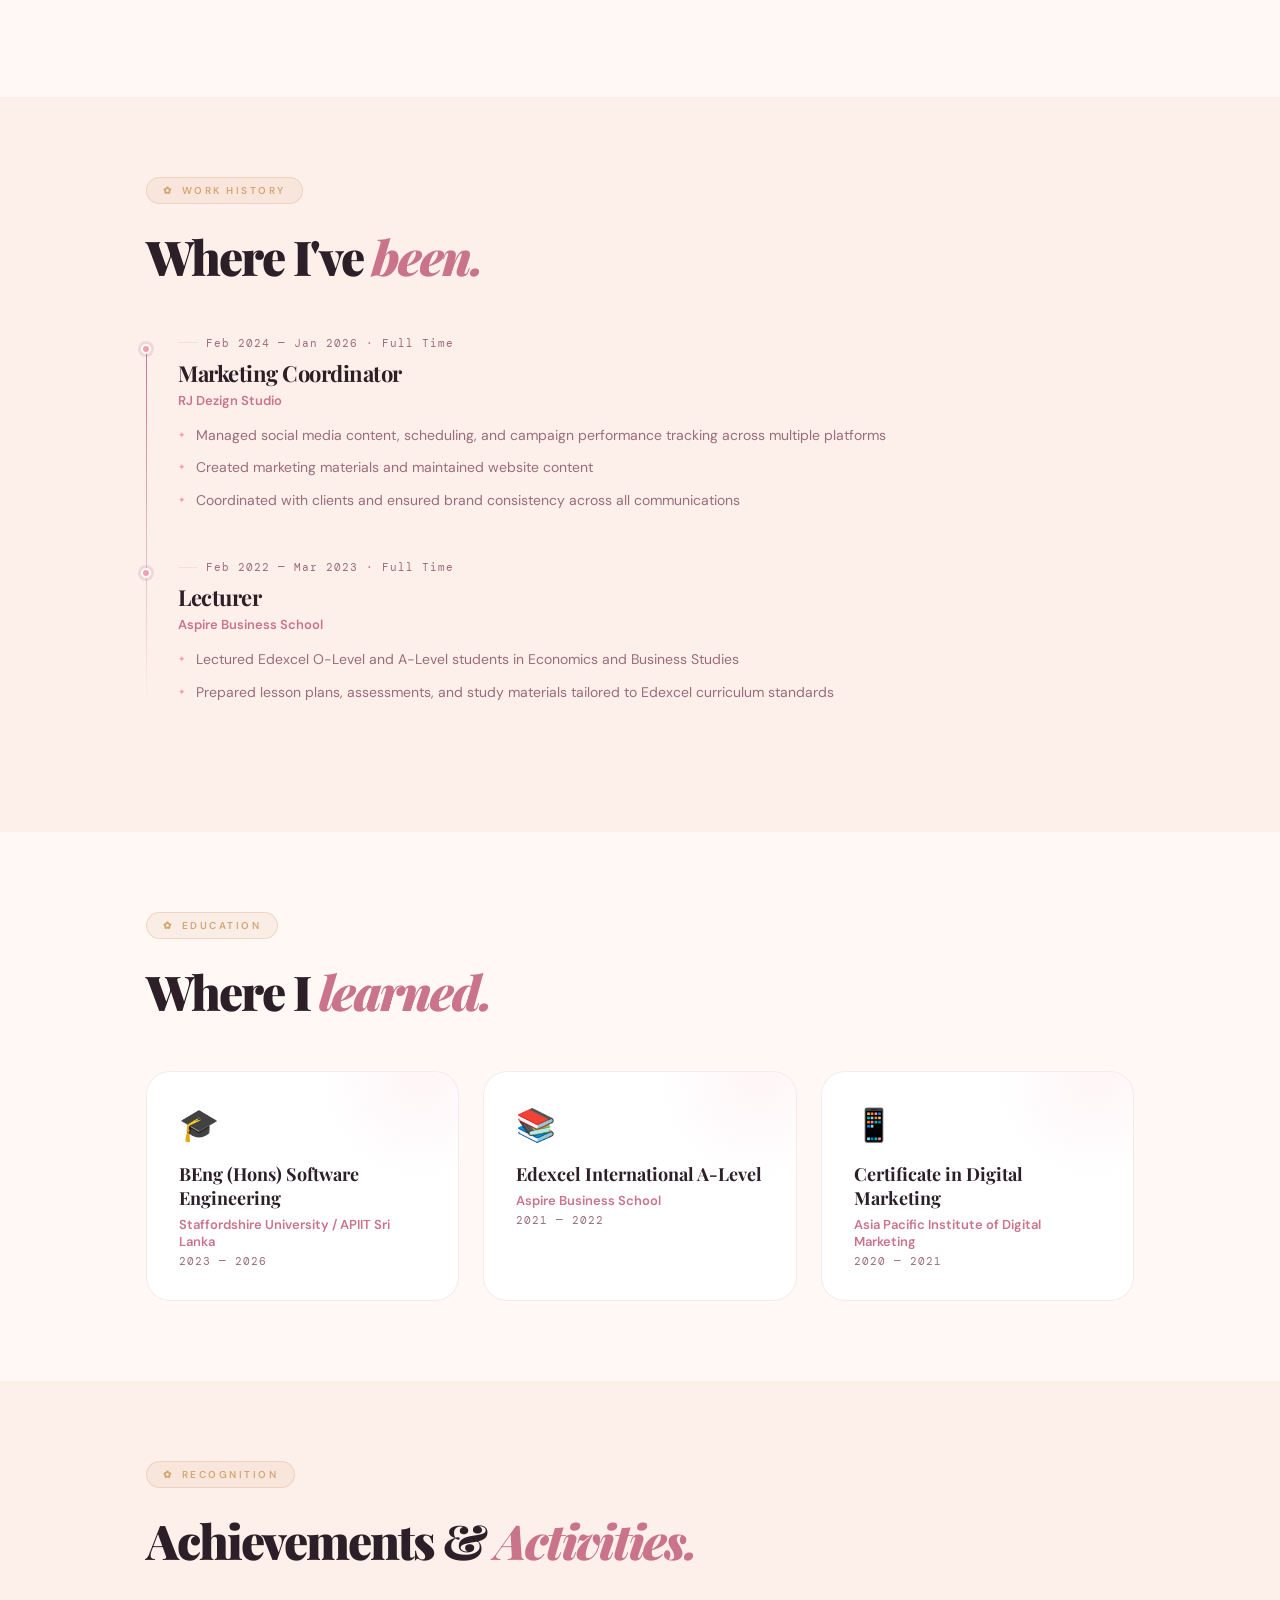
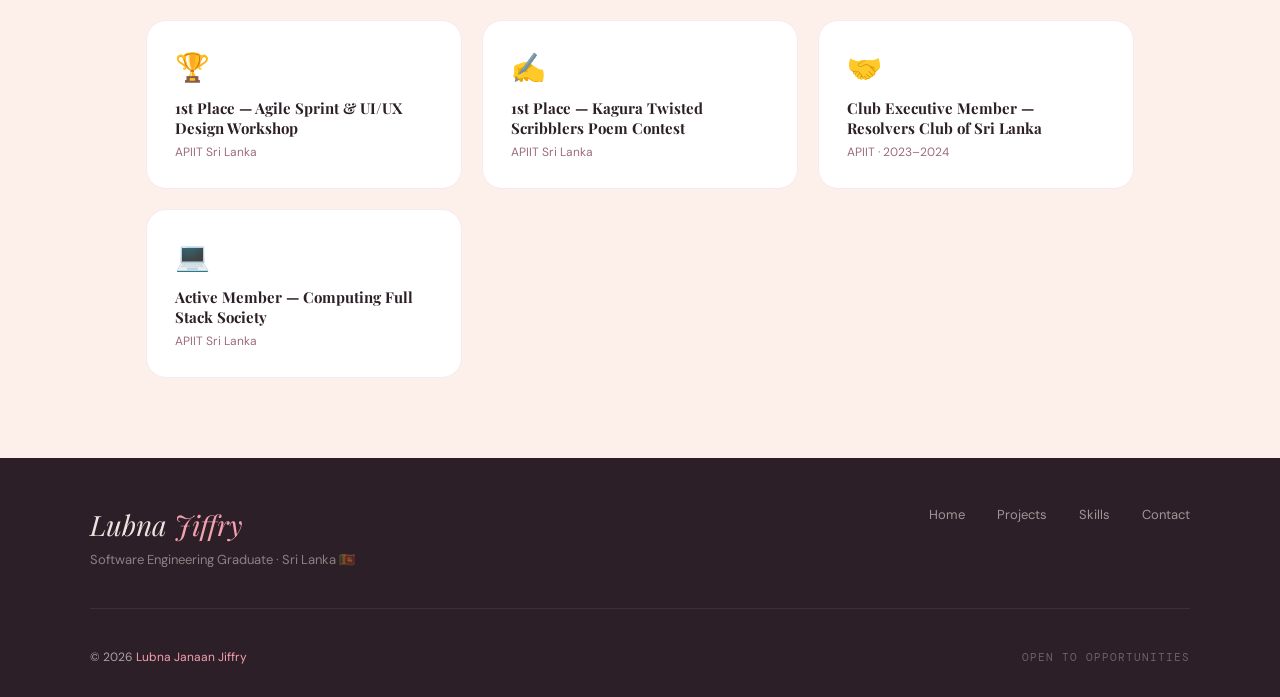
<file: about.html>
<!DOCTYPE html>
<html lang="en">
<head>
<meta charset="UTF-8"/>
<meta name="viewport" content="width=device-width,initial-scale=1"/>
<title>About — Lubna Jiffry</title>
<link rel="stylesheet" href="styles.css"/>
<style>
.page-hero {
  padding: 160px 56px 80px;
  background: linear-gradient(160deg, var(--warm) 0%, var(--cream) 60%);
  position: relative; overflow: hidden;
  border-bottom: 1px solid var(--border);
}
.page-hero-inner { max-width: 1100px; margin: 0 auto; }
.page-hero-blob { position: absolute; width: 600px; height: 600px; top: -15%; right: -10%; border-radius: 50%; background: radial-gradient(circle, rgba(244,160,176,0.12), transparent 70%); pointer-events: none; }
.page-hero h1 { font-size: clamp(52px, 7vw, 88px); font-weight: 900; letter-spacing: -3px; line-height: 0.9; margin-bottom: 20px; }
.page-hero h1 em { font-style: italic; color: var(--mauve); }
.page-hero-sub { font-size: 17px; color: var(--muted); max-width: 480px; line-height: 1.7; }

/* ── STORY ── */
.story-section { padding: 100px 0; }
.story-inner { max-width: 1100px; margin: 0 auto; padding: 0 56px; display: grid; grid-template-columns: 1fr 1.4fr; gap: 80px; align-items: start; }
.story-sidebar { position: sticky; top: 100px; }
.story-photo {
  width: 100%; aspect-ratio: 4/5;
  border-radius: 32px;
  background: linear-gradient(145deg, #fce4ec, rgba(212,184,224,0.3));
  border: 1px solid rgba(196,116,138,0.2);
  display: flex; align-items: center; justify-content: center;
  font-size: 80px;
  box-shadow: 0 24px 64px rgba(122,48,72,0.1);
  margin-bottom: 24px; position: relative; overflow: hidden;
}
.story-photo::before {
  content: '';
  position: absolute; bottom: 0; left: 0; right: 0; height: 40%;
  background: linear-gradient(to top, rgba(122,48,72,0.1), transparent);
}
.story-contact-mini { display: flex; flex-direction: column; gap: 10px; }
.mini-contact-item {
  display: flex; align-items: center; gap: 10px;
  padding: 12px 16px; border-radius: 12px;
  background: white; border: 1px solid var(--border);
  font-size: 13px; color: var(--text); text-decoration: none;
  transition: all 0.2s;
}
.mini-contact-item:hover { border-color: var(--mauve); transform: translateX(4px); }
.mini-contact-item span:first-child { font-size: 16px; }

.story-content h2 { font-size: clamp(28px, 3.5vw, 40px); font-weight: 900; letter-spacing: -1.5px; margin-bottom: 20px; }
.story-content h2 em { font-style: italic; color: var(--mauve); }
.story-content p { color: var(--muted); font-size: 15px; line-height: 1.9; margin-bottom: 18px; }
.story-content p strong { color: var(--text); }
.story-content p a { color: var(--mauve); text-decoration: none; }

/* ── EXPERIENCE ── */
.exp-section { padding: 80px 0; background: var(--warm); }
.exp-inner { max-width: 1100px; margin: 0 auto; padding: 0 56px; }
.exp-header { margin-bottom: 48px; }
.exp-header h2 { font-size: clamp(32px, 4vw, 48px); font-weight: 900; letter-spacing: -2px; margin-bottom: 8px; }
.exp-header h2 em { font-style: italic; color: var(--mauve); }

.exp-timeline { position: relative; padding-left: 32px; }
.exp-timeline::before {
  content: ''; position: absolute; left: 0; top: 8px; bottom: 0;
  width: 1px; background: linear-gradient(to bottom, var(--mauve), transparent);
}
.exp-item { position: relative; margin-bottom: 48px; }
.exp-item::before {
  content: ''; position: absolute; left: -37px; top: 8px;
  width: 10px; height: 10px; border-radius: 50%;
  background: var(--rose); border: 2px solid white;
  box-shadow: 0 0 0 3px rgba(196,116,138,0.2);
}
.exp-period {
  font-family: 'DM Mono', monospace; font-size: 11px;
  color: var(--muted); letter-spacing: 1px; margin-bottom: 8px;
  display: flex; align-items: center; gap: 8px;
}
.exp-period::before { content: ''; width: 20px; height: 1px; background: var(--border); }
.exp-role { font-family: 'Playfair Display', serif; font-size: 22px; font-weight: 700; letter-spacing: -0.5px; color: var(--charcoal); margin-bottom: 4px; }
.exp-company { color: var(--mauve); font-size: 13px; font-weight: 600; margin-bottom: 14px; }
.exp-bullets { list-style: none; }
.exp-bullets li {
  color: var(--muted); font-size: 14px; line-height: 1.75;
  margin-bottom: 8px; padding-left: 18px; position: relative;
}
.exp-bullets li::before { content: '✦'; position: absolute; left: 0; color: var(--rose); font-size: 9px; top: 5px; }

/* ── EDUCATION ── */
.edu-section { padding: 80px 0; }
.edu-inner { max-width: 1100px; margin: 0 auto; padding: 0 56px; }
.edu-header { margin-bottom: 48px; }
.edu-header h2 { font-size: clamp(32px,4vw,48px); font-weight: 900; letter-spacing: -2px; margin-bottom: 8px; }
.edu-header h2 em { font-style: italic; color: var(--mauve); }
.edu-cards { display: grid; grid-template-columns: repeat(auto-fit, minmax(300px, 1fr)); gap: 24px; }
.edu-card {
  background: white; border: 1px solid var(--border); border-radius: 24px;
  padding: 32px; position: relative; overflow: hidden;
  transition: transform 0.3s, box-shadow 0.3s;
}
.edu-card:hover { transform: translateY(-4px); box-shadow: var(--shadow); }
.edu-card-icon { font-size: 32px; margin-bottom: 16px; }
.edu-card-degree { font-family: 'Playfair Display', serif; font-size: 18px; font-weight: 700; color: var(--charcoal); margin-bottom: 6px; }
.edu-card-school { color: var(--mauve); font-size: 13px; font-weight: 600; margin-bottom: 4px; }
.edu-card-year { font-family: 'DM Mono', monospace; font-size: 11px; color: var(--muted); letter-spacing: 1px; }
.edu-card::after { content: ''; position: absolute; top: -40%; right: -20%; width: 200px; height: 200px; border-radius: 50%; background: radial-gradient(circle, rgba(244,160,176,0.1), transparent 70%); pointer-events: none; }

/* ── ACHIEVEMENTS ── */
.ach-section { padding: 80px 0; background: var(--warm); }
.ach-inner { max-width: 1100px; margin: 0 auto; padding: 0 56px; }
.ach-grid { display: grid; grid-template-columns: repeat(auto-fit, minmax(240px, 1fr)); gap: 20px; margin-top: 48px; }
.ach-card {
  background: white; border: 1px solid var(--border); border-radius: 20px;
  padding: 28px; transition: transform 0.3s, box-shadow 0.3s;
}
.ach-card:hover { transform: translateY(-4px); box-shadow: var(--shadow); }
.ach-icon { font-size: 28px; margin-bottom: 12px; }
.ach-title { font-family: 'Playfair Display', serif; font-size: 15px; font-weight: 700; color: var(--charcoal); margin-bottom: 6px; }
.ach-sub { font-size: 12px; color: var(--muted); }

@media(max-width:1024px) {
  .story-inner { grid-template-columns: 1fr; gap: 40px; }
  .story-sidebar { position: static; }
  .ref-grid { grid-template-columns: 1fr; }
  .edu-cards { grid-template-columns: 1fr 1fr; }
}
@media(max-width:768px) {
  .page-hero { padding: 110px 20px 60px; }
  .page-hero h1 { font-size: clamp(40px,10vw,64px); letter-spacing:-2px; }
  .page-hero-sub { font-size: 14px; }
  .story-inner { padding: 0 20px; }
  .story-photo { font-size: 60px; }
  .story-content h2 { font-size: clamp(24px,7vw,36px); }
  .story-content p { font-size: 14px; }
  .story-content .btn-primary, .story-content .btn-outline { padding: 11px 20px; font-size: 13px; }
  .story-contact-mini { gap: 8px; }
  .mini-contact-item { padding: 10px 14px; font-size: 12px; }
  .exp-inner, .edu-inner, .ach-inner { padding: 0 20px; }
  .exp-section { padding: 60px 0; }
  .exp-header h2, .edu-header h2 { font-size: clamp(26px,7vw,36px); }
  .exp-role { font-size: 18px; }
  .exp-bullets li { font-size: 13px; }
  .edu-section { padding: 60px 0; }
  .edu-cards { grid-template-columns: 1fr; }
  .edu-card { padding: 24px; }
  .edu-card-degree { font-size: 15px; }
  .ach-section { padding: 60px 0; }
  .ach-grid { grid-template-columns: 1fr 1fr; gap: 14px; }
  .ach-card { padding: 20px; }
  .ach-title { font-size: 13px; }
}
@media(max-width:480px) {
  .ach-grid { grid-template-columns: 1fr; }
  .edu-cards { grid-template-columns: 1fr; }
}
</style>
</head>
<body>
<div class="cursor-dot" id="cursorDot"></div>
<div class="cursor-ring" id="cursorRing"></div>

<nav>
  <a href="index.html" class="nav-logo">Lubna <span>Jiffry</span></a>
  <ul class="nav-links">
    <li><a href="index.html">Home</a></li>
    <li><a href="about.html" class="active">About</a></li>
    <li><a href="projects.html">Projects</a></li>
    <li><a href="skills.html">Skills</a></li>
    <li><a href="contact.html">Contact</a></li>
  </ul>
  <a href="contact.html" class="nav-cta">Hire Me ✦</a>
  <button class="hamburger" id="hamburger" aria-label="Open menu"><span></span><span></span><span></span></button>
</nav>

<!-- Mobile Nav Drawer -->
<div class="mobile-nav" id="mobileNav">
  <button class="mobile-nav-close" id="mobileNavClose">✕</button>
  <a href="index.html">Home</a>
  <a href="about.html" class="active">About</a>
  <a href="projects.html">Projects</a>
  <a href="skills.html">Skills</a>
  <a href="contact.html">Contact</a>
  <a href="contact.html" class="mobile-nav-cta">Hire Me ✦</a>
</div>

<!-- PAGE HERO -->
<section class="page-hero">
  <div class="page-hero-blob"></div>
  <div class="page-hero-inner">
    <div class="section-chip">About Me</div>
    <h1 class="reveal">The person<br/>behind the<br/><em>code.</em></h1>
    <p class="page-hero-sub reveal d1">Software Engineering graduate from APIIT Sri Lanka — passionate about building things that are technically solid and genuinely enjoyable to use.</p>
  </div>
</section>

<!-- STORY -->
<section class="story-section">
  <div class="story-inner">
    <div class="story-sidebar reveal-left">
      <div class="story-photo">👩‍💻</div>
      <div class="story-contact-mini">
        <a href="mailto:janaanlubna@gmail.com" class="mini-contact-item">
          <span>📧</span><span>janaanlubna@gmail.com</span>
        </a>
        <a href="tel:+94725306972" class="mini-contact-item">
          <span>📱</span><span>+94 72 530 6972</span>
        </a>
        <a href="https://linkedin.com/in/lubna-janaan-68934523b" target="_blank" class="mini-contact-item">
          <span>💼</span><span>LinkedIn</span>
        </a>
        <a href="https://github.com/LubnaJJ" target="_blank" class="mini-contact-item">
          <span>⌨️</span><span>github.com/LubnaJJ</span>
        </a>
      </div>
    </div>
    <div class="story-content reveal-right">
      <div class="section-chip">My Story</div>
      <h2>Builder. <em>Designer.</em> Problem Solver.</h2>
      <p>I'm <strong>Lubna Janaan Jiffry</strong>, a Software Engineering graduate currently completing my BEng (Hons) at <strong>APIIT Sri Lanka / Staffordshire University</strong>. I build things at the intersection of clean engineering and thoughtful design.</p>
      <p>My work spans <strong>full-stack web applications, AI/ML tools, browser games, and design-focused frontends</strong>. Whether it's training a YOLOv8 model on custom datasets or crafting a pixel-perfect luxury UI, I bring the same level of care and intention.</p>
      <p>Before diving into software engineering, I spent time as a <strong>lecturer at Aspire Business School</strong> — teaching Economics and Business Studies to A-Level students. That experience sharpened my communication, planning, and mentoring skills in ways that still show up in how I approach collaborative projects.</p>
      <p>I also worked as a <strong>Marketing Coordinator at RJ Dezign Studio</strong>, managing social media strategy, campaign analytics, and client communications. This gave me a rare perspective — understanding both the technical side and how products need to connect with real people.</p>
      <p>Currently based in <strong>Western Province, Kohuwala, Sri Lanka</strong> and open to junior developer roles, internships, and freelance projects — remote or on-site.</p>
      <div style="display:flex;gap:12px;flex-wrap:wrap;margin-top:32px;">
        <a href="projects.html" class="btn-primary">View Projects →</a>
        <a href="contact.html" class="btn-outline">Get In Touch</a>
      </div>
    </div>
  </div>
</section>

<!-- EXPERIENCE -->
<section class="exp-section">
  <div class="exp-inner">
    <div class="exp-header reveal">
      <div class="section-chip">Work History</div>
      <h2>Where I've <em>been.</em></h2>
    </div>
    <div class="exp-timeline">
      <div class="exp-item reveal d1">
        <div class="exp-period">Feb 2024 — Jan 2026 · Full Time</div>
        <div class="exp-role">Marketing Coordinator</div>
        <div class="exp-company">RJ Dezign Studio</div>
        <ul class="exp-bullets">
          <li>Managed social media content, scheduling, and campaign performance tracking across multiple platforms</li>
          <li>Created marketing materials and maintained website content</li>
          <li>Coordinated with clients and ensured brand consistency across all communications</li>
        </ul>
      </div>
      <div class="exp-item reveal d2">
        <div class="exp-period">Feb 2022 — Mar 2023 · Full Time</div>
        <div class="exp-role">Lecturer</div>
        <div class="exp-company">Aspire Business School</div>
        <ul class="exp-bullets">
          <li>Lectured Edexcel O-Level and A-Level students in Economics and Business Studies</li>
          <li>Prepared lesson plans, assessments, and study materials tailored to Edexcel curriculum standards</li>
        </ul>
      </div>
    </div>
  </div>
</section>

<!-- EDUCATION -->
<section class="edu-section">
  <div class="edu-inner">
    <div class="edu-header reveal">
      <div class="section-chip">Education</div>
      <h2>Where I <em>learned.</em></h2>
    </div>
    <div class="edu-cards">
      <div class="edu-card reveal d1">
        <div class="edu-card-icon">🎓</div>
        <div class="edu-card-degree">BEng (Hons) Software Engineering</div>
        <div class="edu-card-school">Staffordshire University / APIIT Sri Lanka</div>
        <div class="edu-card-year">2023 — 2026</div>
      </div>
      <div class="edu-card reveal d2">
        <div class="edu-card-icon">📚</div>
        <div class="edu-card-degree">Edexcel International A-Level</div>
        <div class="edu-card-school">Aspire Business School</div>
        <div class="edu-card-year">2021 — 2022</div>
      </div>
      <div class="edu-card reveal d3">
        <div class="edu-card-icon">📱</div>
        <div class="edu-card-degree">Certificate in Digital Marketing</div>
        <div class="edu-card-school">Asia Pacific Institute of Digital Marketing</div>
        <div class="edu-card-year">2020 — 2021</div>
      </div>
    </div>
  </div>
</section>

<!-- ACHIEVEMENTS -->
<section class="ach-section">
  <div class="ach-inner">
    <div class="reveal">
      <div class="section-chip">Recognition</div>
      <h2 style="font-size:clamp(32px,4vw,48px);font-weight:900;letter-spacing:-2px;margin-bottom:8px;">Achievements & <em style="font-style:italic;color:var(--mauve)">Activities.</em></h2>
    </div>
    <div class="ach-grid">
      <div class="ach-card reveal d1">
        <div class="ach-icon">🏆</div>
        <div class="ach-title">1st Place — Agile Sprint & UI/UX Design Workshop</div>
        <div class="ach-sub">APIIT Sri Lanka</div>
      </div>
      <div class="ach-card reveal d2">
        <div class="ach-icon">✍️</div>
        <div class="ach-title">1st Place — Kagura Twisted Scribblers Poem Contest</div>
        <div class="ach-sub">APIIT Sri Lanka</div>
      </div>
      <div class="ach-card reveal d3">
        <div class="ach-icon">🤝</div>
        <div class="ach-title">Club Executive Member — Resolvers Club of Sri Lanka</div>
        <div class="ach-sub">APIIT · 2023–2024</div>
      </div>
      <div class="ach-card reveal d4">
        <div class="ach-icon">💻</div>
        <div class="ach-title">Active Member — Computing Full Stack Society</div>
        <div class="ach-sub">APIIT Sri Lanka</div>
      </div>
    </div>
  </div>
</section>

<footer>
  <div class="footer-inner">
    <div class="footer-top">
      <div>
        <div class="footer-brand">Lubna <span>Jiffry</span></div>
        <div class="footer-tagline">Software Engineering Graduate · Sri Lanka 🇱🇰</div>
      </div>
      <div class="footer-links">
        <a href="index.html">Home</a>
        <a href="projects.html">Projects</a>
        <a href="skills.html">Skills</a>
        <a href="contact.html">Contact</a>
      </div>
    </div>
    <div class="footer-bottom">
      <div class="footer-copy">© 2026 <span>Lubna Janaan Jiffry</span></div>
      <div class="footer-mono">OPEN TO OPPORTUNITIES</div>
    </div>
  </div>
</footer>
<script src="main.js"></script>
</body>
</html>
</file>
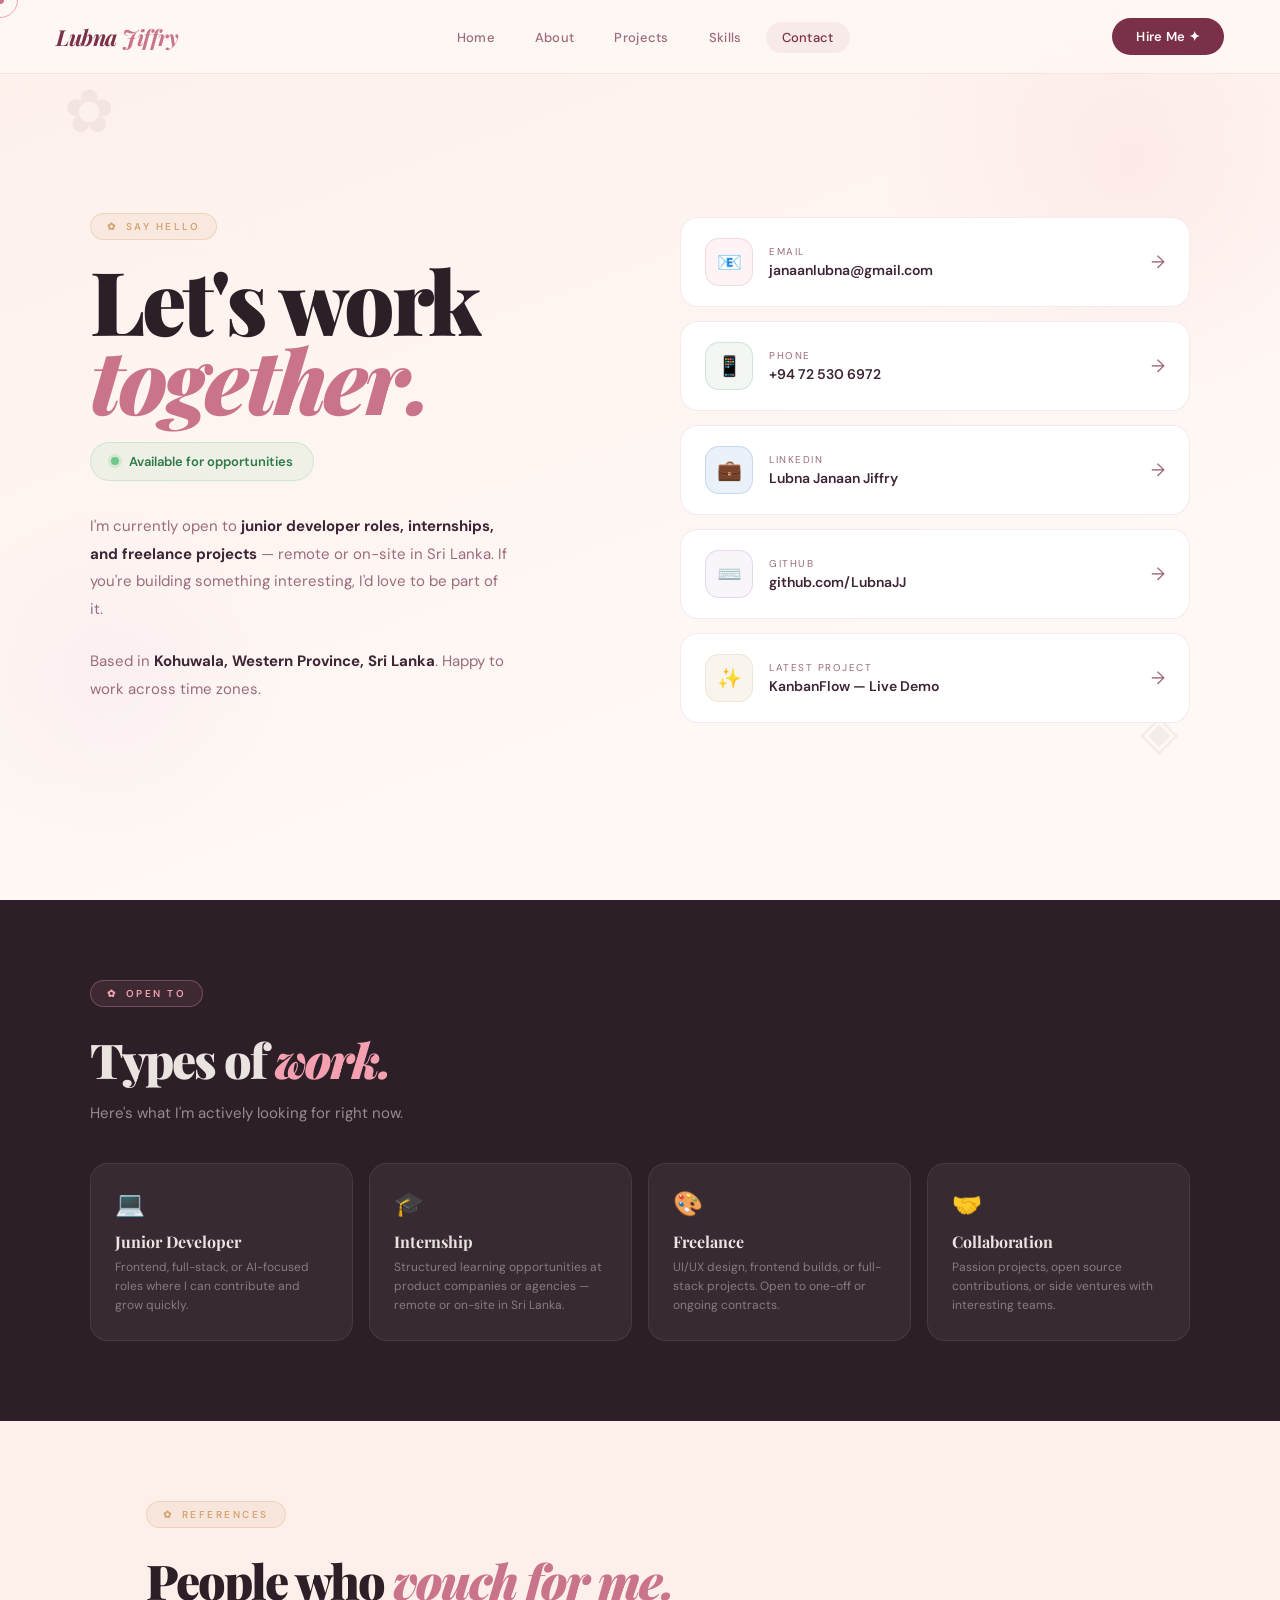
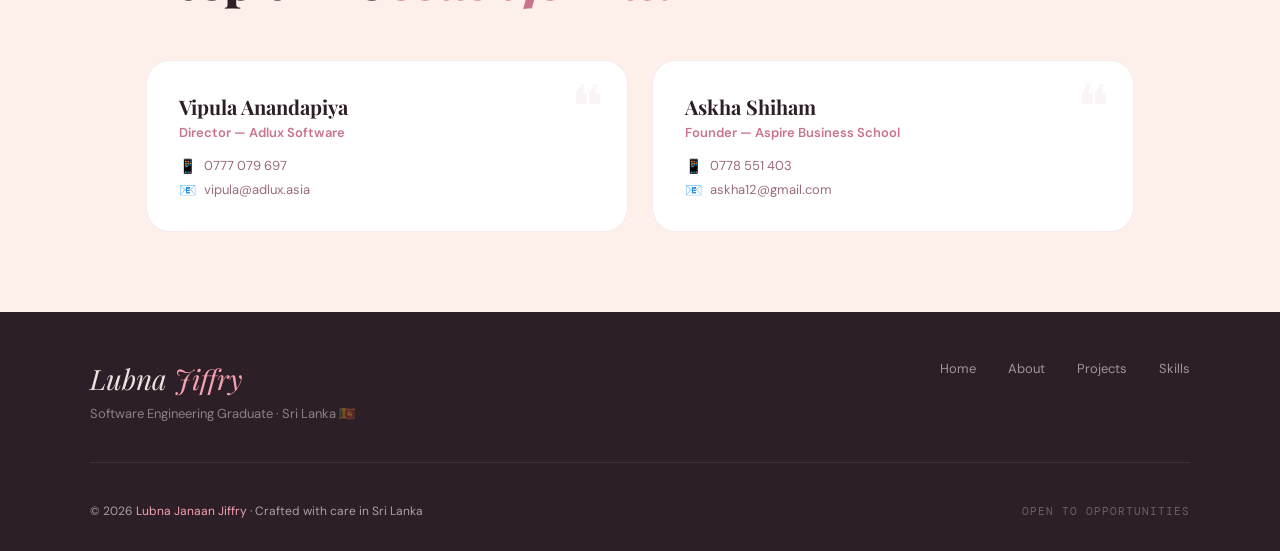
<file: contact.html>
<!DOCTYPE html>
<html lang="en">
<head>
<meta charset="UTF-8"/>
<meta name="viewport" content="width=device-width,initial-scale=1"/>
<title>Contact — Lubna Jiffry</title>
<link rel="stylesheet" href="styles.css"/>
<style>
.contact-hero {
  min-height: 100vh; display: flex; align-items: center;
  padding: 120px 56px 80px; position: relative; overflow: hidden;
  background: linear-gradient(160deg, var(--warm) 0%, var(--cream) 70%);
}
.contact-hero-inner { max-width: 1100px; margin: 0 auto; width: 100%; display: grid; grid-template-columns: 1fr 1fr; gap: 80px; align-items: center; }

.contact-text { }
.contact-text h1 { font-size: clamp(52px, 7vw, 88px); font-weight: 900; letter-spacing: -3px; line-height: 0.9; margin-bottom: 24px; }
.contact-text h1 em { font-style: italic; color: var(--mauve); }
.contact-text p { color: var(--muted); font-size: 15px; line-height: 1.85; margin-bottom: 24px; max-width: 420px; }
.contact-text p strong { color: var(--text); }

.avail-badge {
  display: inline-flex; align-items: center; gap: 10px;
  background: rgba(108,201,138,0.1); border: 1px solid rgba(108,201,138,0.25);
  color: #2d7a4a; padding: 10px 20px; border-radius: 100px;
  font-size: 13px; font-weight: 600; margin-bottom: 32px;
}
.avail-dot { width: 8px; height: 8px; border-radius: 50%; background: #6cc98a; box-shadow: 0 0 0 3px rgba(108,201,138,0.2); animation: statusPulse 2.5s ease-in-out infinite; }
@keyframes statusPulse { 0%,100%{box-shadow:0 0 0 3px rgba(108,201,138,0.2);} 50%{box-shadow:0 0 0 7px transparent;} }

/* Contact cards */
.contact-cards { display: flex; flex-direction: column; gap: 14px; }
.contact-card {
  display: flex; align-items: center; gap: 16px;
  padding: 20px 24px; background: white;
  border: 1px solid var(--border); border-radius: 18px;
  text-decoration: none; color: var(--text);
  transition: all 0.3s cubic-bezier(0.34,1.56,0.64,1);
  position: relative; overflow: hidden;
}
.contact-card:hover { border-color: var(--mauve); transform: translateX(6px); box-shadow: 0 12px 36px rgba(122,48,72,0.1); }
.contact-card::after { content: '→'; position: absolute; right: 24px; top: 50%; transform: translateY(-50%); font-size: 18px; color: var(--muted); transition: all 0.2s; }
.contact-card:hover::after { color: var(--mauve); transform: translateY(-50%) translateX(4px); }
.contact-icon { width: 48px; height: 48px; border-radius: 14px; display: flex; align-items: center; justify-content: center; font-size: 20px; flex-shrink: 0; }
.contact-info { flex: 1; }
.contact-label { font-size: 10px; color: var(--muted); letter-spacing: 1.5px; text-transform: uppercase; margin-bottom: 3px; }
.contact-value { font-size: 14px; font-weight: 600; color: var(--text); }

/* Blob decorations */
.c-blob1 { position: absolute; width: 500px; height: 500px; top: -10%; right: -8%; border-radius: 50%; background: radial-gradient(circle, rgba(244,160,176,0.12), transparent 70%); pointer-events: none; animation: blobDrift 9s ease-in-out infinite alternate; --tx:20px; --ty:20px; --dur:9s; }
.c-blob2 { position: absolute; width: 350px; height: 350px; bottom: 5%; left: -5%; border-radius: 50%; background: radial-gradient(circle, rgba(212,184,224,0.1), transparent 70%); pointer-events: none; animation: blobDrift 12s ease-in-out infinite alternate; --tx:-20px; --ty:-15px; --dur:12s; }

/* Floating deco */
.c-deco { position: absolute; font-size: 60px; opacity: 0.05; pointer-events: none; animation: decoSpin var(--spd,20s) linear infinite; }
@keyframes decoSpin { to{transform:rotate(360deg);} }

/* Open to roles section */
.roles-section { padding: 80px 56px; background: var(--charcoal); }
.roles-inner { max-width: 1100px; margin: 0 auto; }
.roles-inner h2 { color: rgba(255,248,245,0.9); font-family: 'Playfair Display', serif; font-size: clamp(32px,4vw,48px); font-weight: 900; letter-spacing: -2px; margin-bottom: 12px; }
.roles-inner h2 em { font-style: italic; color: var(--rose); }
.roles-inner p { color: rgba(255,248,245,0.5); font-size: 15px; margin-bottom: 40px; }
.roles-grid { display: grid; grid-template-columns: repeat(auto-fit, minmax(220px, 1fr)); gap: 16px; }
.role-card {
  background: rgba(255,248,245,0.05); border: 1px solid rgba(255,248,245,0.08);
  border-radius: 18px; padding: 24px;
  transition: all 0.3s;
}
.role-card:hover { background: rgba(244,160,176,0.08); border-color: rgba(244,160,176,0.2); transform: translateY(-4px); }
.role-icon { font-size: 24px; margin-bottom: 12px; }
.role-title { font-family: 'Playfair Display', serif; font-size: 16px; font-weight: 700; color: rgba(255,248,245,0.9); margin-bottom: 6px; }
.role-desc { font-size: 12px; color: rgba(255,248,245,0.4); line-height: 1.6; }

/* References */
.ref-section { padding: 80px 0; background: var(--warm); }
.ref-inner { max-width: 1100px; margin: 0 auto; padding: 0 56px; }
.ref-grid { display: grid; grid-template-columns: 1fr 1fr; gap: 24px; margin-top: 48px; }
.ref-card {
  background: white; border: 1px solid var(--border); border-radius: 24px;
  padding: 32px; position: relative; overflow: hidden;
  transition: transform 0.3s, box-shadow 0.3s;
}
.ref-card:hover { transform: translateY(-4px); box-shadow: var(--shadow); }
.ref-card::before { content: '❝'; position: absolute; top: 12px; right: 24px; font-size: 60px; color: rgba(196,116,138,0.08); font-family: 'Playfair Display', serif; line-height: 1; }
.ref-name { font-family: 'Playfair Display', serif; font-size: 20px; font-weight: 700; color: var(--charcoal); margin-bottom: 4px; }
.ref-role { color: var(--mauve); font-size: 13px; font-weight: 600; margin-bottom: 16px; }
.ref-contact { display: flex; flex-direction: column; gap: 6px; }
.ref-item { display: flex; align-items: center; gap: 8px; font-size: 13px; color: var(--muted); }
.ref-item span:first-child { font-size: 14px; }

@media(max-width:1024px) {
  .contact-hero-inner { grid-template-columns: 1fr; gap: 40px; }
  .ref-grid { grid-template-columns: 1fr 1fr; }
}
@media(max-width:768px) {
  .contact-hero { padding: 100px 20px 64px; min-height: auto; }
  .contact-text h1 { font-size: clamp(40px,10vw,64px); letter-spacing:-2px; }
  .contact-text p { font-size: 14px; }
  .avail-badge { font-size: 12px; padding: 8px 16px; }
  .contact-card { padding: 16px 18px; border-radius: 14px; }
  .contact-icon { width: 40px; height: 40px; font-size: 18px; border-radius: 10px; }
  .contact-value { font-size: 13px; }
  .contact-card::after { right: 16px; font-size: 14px; }
  .roles-section { padding: 60px 20px; }
  .roles-inner h2 { font-size: clamp(26px,7vw,36px); }
  .roles-grid { grid-template-columns: 1fr 1fr; gap: 12px; }
  .role-card { padding: 18px; }
  .role-icon { font-size: 20px; }
  .role-title { font-size: 14px; }
  .role-desc { font-size: 11px; }
  .ref-inner { padding: 0 20px; }
  .ref-section { padding: 60px 0; }
  .ref-grid { grid-template-columns: 1fr; }
  .ref-card { padding: 24px; }
  .ref-name { font-size: 18px; }
}
@media(max-width:480px) {
  .roles-grid { grid-template-columns: 1fr; }
  .contact-hero-inner { gap: 32px; }
}
</style>
</head>
<body>
<div class="cursor-dot" id="cursorDot"></div>
<div class="cursor-ring" id="cursorRing"></div>

<nav>
  <a href="index.html" class="nav-logo">Lubna <span>Jiffry</span></a>
  <ul class="nav-links">
    <li><a href="index.html">Home</a></li>
    <li><a href="about.html">About</a></li>
    <li><a href="projects.html">Projects</a></li>
    <li><a href="skills.html">Skills</a></li>
    <li><a href="contact.html" class="active">Contact</a></li>
  </ul>
  <a href="contact.html" class="nav-cta">Hire Me ✦</a>
  <button class="hamburger" id="hamburger" aria-label="Open menu"><span></span><span></span><span></span></button>
</nav>

<!-- Mobile Nav Drawer -->
<div class="mobile-nav" id="mobileNav">
  <button class="mobile-nav-close" id="mobileNavClose">✕</button>
  <a href="index.html">Home</a>
  <a href="about.html">About</a>
  <a href="projects.html">Projects</a>
  <a href="skills.html">Skills</a>
  <a href="contact.html" class="active">Contact</a>
  <a href="contact.html" class="mobile-nav-cta">Hire Me ✦</a>
</div>

<!-- CONTACT HERO -->
<section class="contact-hero">
  <div class="c-blob1"></div>
  <div class="c-blob2"></div>
  <div class="c-deco" style="top:8%;left:5%;--spd:25s;">✿</div>
  <div class="c-deco" style="bottom:15%;right:8%;--spd:20s;font-size:50px;">◈</div>
  <div class="contact-hero-inner">
    <div class="contact-text reveal-left">
      <div class="section-chip">Say Hello</div>
      <h1>Let's work<br/><em>together.</em></h1>
      <div class="avail-badge"><span class="avail-dot"></span>Available for opportunities</div>
      <p>I'm currently open to <strong>junior developer roles, internships, and freelance projects</strong> — remote or on-site in Sri Lanka. If you're building something interesting, I'd love to be part of it.</p>
      <p>Based in <strong>Kohuwala, Western Province, Sri Lanka</strong>. Happy to work across time zones.</p>
    </div>
    <div class="contact-cards reveal-right d1">
      <a href="mailto:janaanlubna@gmail.com" class="contact-card">
        <div class="contact-icon" style="background:rgba(244,160,176,0.12);border:1px solid rgba(196,116,138,0.2);">📧</div>
        <div class="contact-info">
          <div class="contact-label">Email</div>
          <div class="contact-value">janaanlubna@gmail.com</div>
        </div>
      </a>
      <a href="tel:+94725306972" class="contact-card">
        <div class="contact-icon" style="background:rgba(168,197,181,0.15);border:1px solid rgba(93,140,120,0.2);">📱</div>
        <div class="contact-info">
          <div class="contact-label">Phone</div>
          <div class="contact-value">+94 72 530 6972</div>
        </div>
      </a>
      <a href="https://linkedin.com/in/lubna-janaan-68934523b" target="_blank" class="contact-card">
        <div class="contact-icon" style="background:rgba(56,119,193,0.1);border:1px solid rgba(56,119,193,0.2);">💼</div>
        <div class="contact-info">
          <div class="contact-label">LinkedIn</div>
          <div class="contact-value">Lubna Janaan Jiffry</div>
        </div>
      </a>
      <a href="https://github.com/LubnaJJ" target="_blank" class="contact-card">
        <div class="contact-icon" style="background:rgba(212,184,224,0.15);border:1px solid rgba(140,106,173,0.2);">⌨️</div>
        <div class="contact-info">
          <div class="contact-label">GitHub</div>
          <div class="contact-value">github.com/LubnaJJ</div>
        </div>
      </a>
      <a href="https://proactive-magic-production.up.railway.app" target="_blank" class="contact-card">
        <div class="contact-icon" style="background:rgba(212,165,116,0.12);border:1px solid rgba(212,165,116,0.2);">✨</div>
        <div class="contact-info">
          <div class="contact-label">Latest Project</div>
          <div class="contact-value">KanbanFlow — Live Demo</div>
        </div>
      </a>
    </div>
  </div>
</section>

<!-- OPEN TO ROLES -->
<section class="roles-section">
  <div class="roles-inner">
    <div class="reveal">
      <div class="section-chip" style="border-color:rgba(244,160,176,0.3);background:rgba(244,160,176,0.08);color:var(--rose);">Open To</div>
      <h2>Types of <em>work.</em></h2>
      <p>Here's what I'm actively looking for right now.</p>
    </div>
    <div class="roles-grid">
      <div class="role-card reveal d1">
        <div class="role-icon">💻</div>
        <div class="role-title">Junior Developer</div>
        <div class="role-desc">Frontend, full-stack, or AI-focused roles where I can contribute and grow quickly.</div>
      </div>
      <div class="role-card reveal d2">
        <div class="role-icon">🎓</div>
        <div class="role-title">Internship</div>
        <div class="role-desc">Structured learning opportunities at product companies or agencies — remote or on-site in Sri Lanka.</div>
      </div>
      <div class="role-card reveal d3">
        <div class="role-icon">🎨</div>
        <div class="role-title">Freelance</div>
        <div class="role-desc">UI/UX design, frontend builds, or full-stack projects. Open to one-off or ongoing contracts.</div>
      </div>
      <div class="role-card reveal d4">
        <div class="role-icon">🤝</div>
        <div class="role-title">Collaboration</div>
        <div class="role-desc">Passion projects, open source contributions, or side ventures with interesting teams.</div>
      </div>
    </div>
  </div>
</section>

<!-- REFERENCES -->
<section class="ref-section">
  <div class="ref-inner">
    <div class="reveal">
      <div class="section-chip">References</div>
      <h2 style="font-size:clamp(32px,4vw,48px);font-weight:900;letter-spacing:-2px;margin-bottom:8px;">People who <em style="font-style:italic;color:var(--mauve)">vouch for me.</em></h2>
    </div>
    <div class="ref-grid">
      <div class="ref-card reveal d1">
        <div class="ref-name">Vipula Anandapiya</div>
        <div class="ref-role">Director — Adlux Software</div>
        <div class="ref-contact">
          <div class="ref-item"><span>📱</span><span>0777 079 697</span></div>
          <div class="ref-item"><span>📧</span><span>vipula@adlux.asia</span></div>
        </div>
      </div>
      <div class="ref-card reveal d2">
        <div class="ref-name">Askha Shiham</div>
        <div class="ref-role">Founder — Aspire Business School</div>
        <div class="ref-contact">
          <div class="ref-item"><span>📱</span><span>0778 551 403</span></div>
          <div class="ref-item"><span>📧</span><span>askha12@gmail.com</span></div>
        </div>
      </div>
    </div>
  </div>
</section>

<footer>
  <div class="footer-inner">
    <div class="footer-top">
      <div>
        <div class="footer-brand">Lubna <span>Jiffry</span></div>
        <div class="footer-tagline">Software Engineering Graduate · Sri Lanka 🇱🇰</div>
      </div>
      <div class="footer-links">
        <a href="index.html">Home</a>
        <a href="about.html">About</a>
        <a href="projects.html">Projects</a>
        <a href="skills.html">Skills</a>
      </div>
    </div>
    <div class="footer-bottom">
      <div class="footer-copy">© 2026 <span>Lubna Janaan Jiffry</span> · Crafted with care in Sri Lanka</div>
      <div class="footer-mono">OPEN TO OPPORTUNITIES</div>
    </div>
  </div>
</footer>
<script src="main.js"></script>
</body>
</html>
</file>
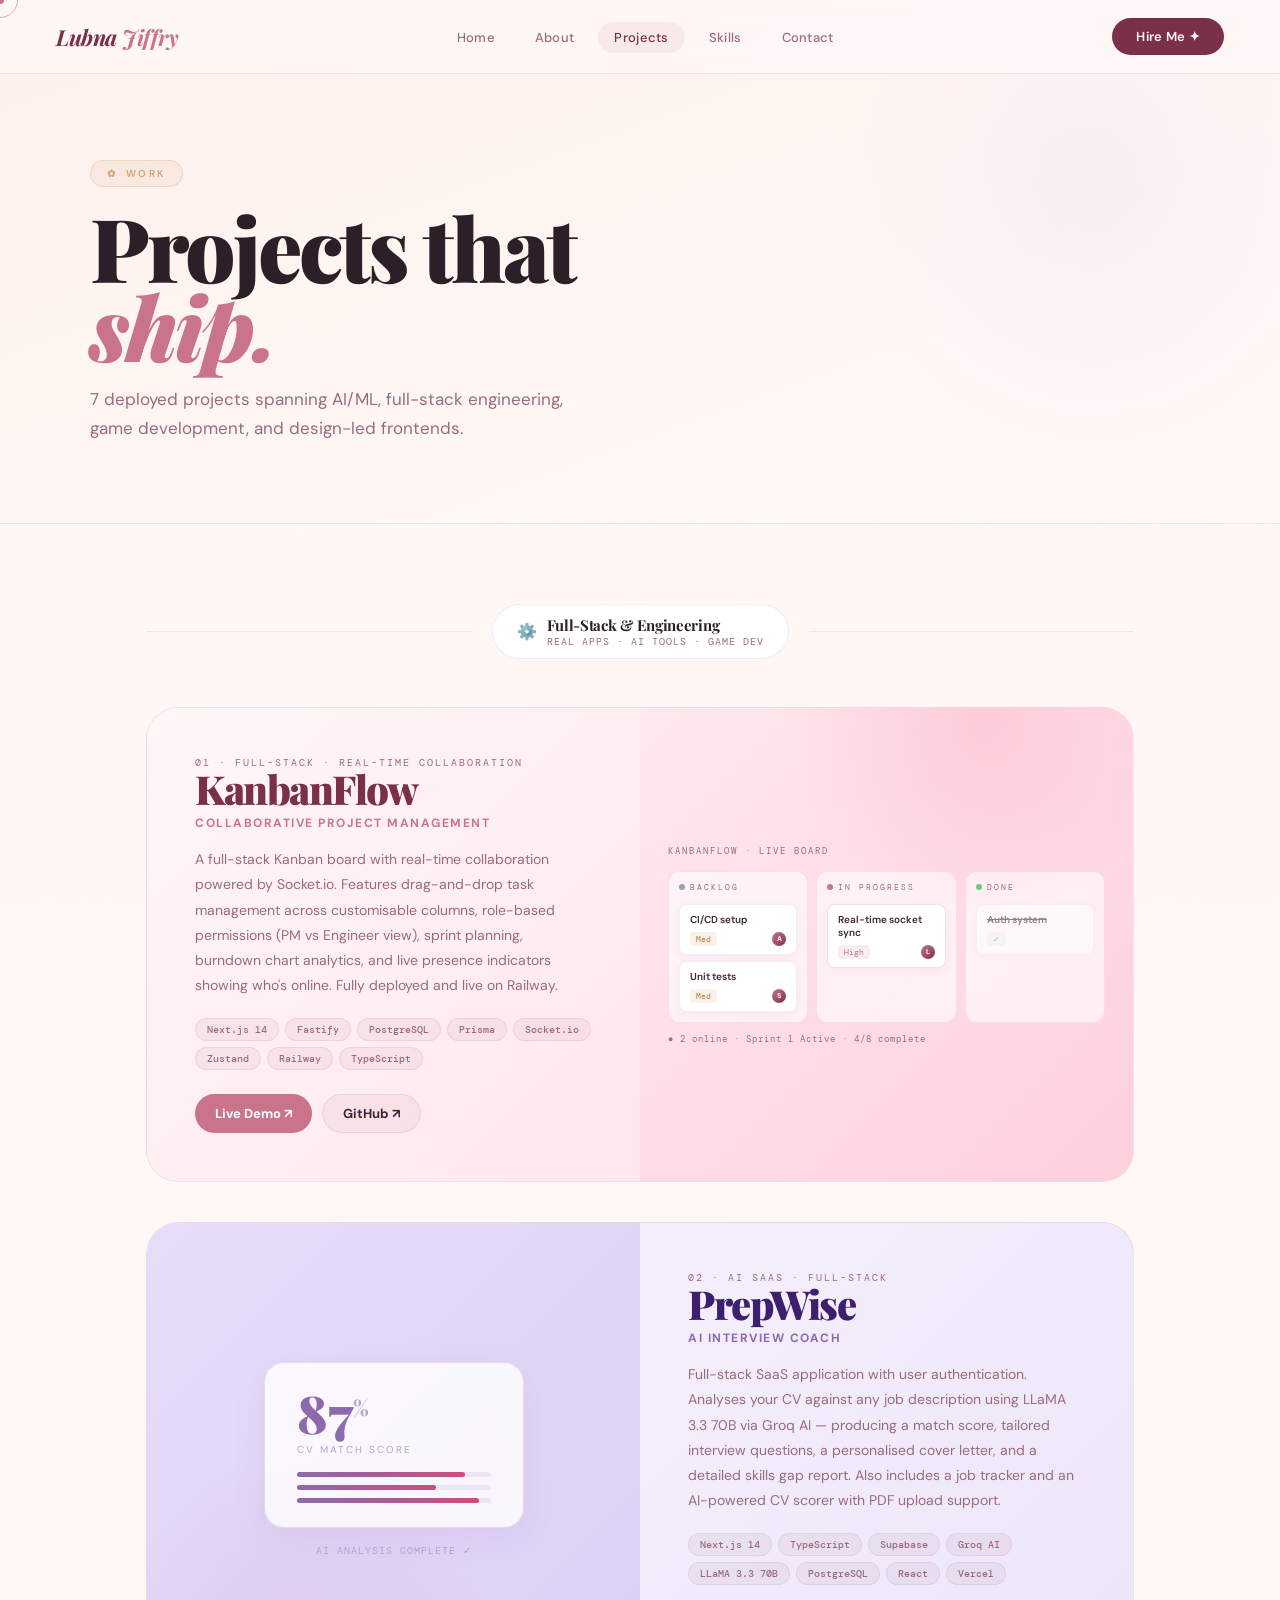
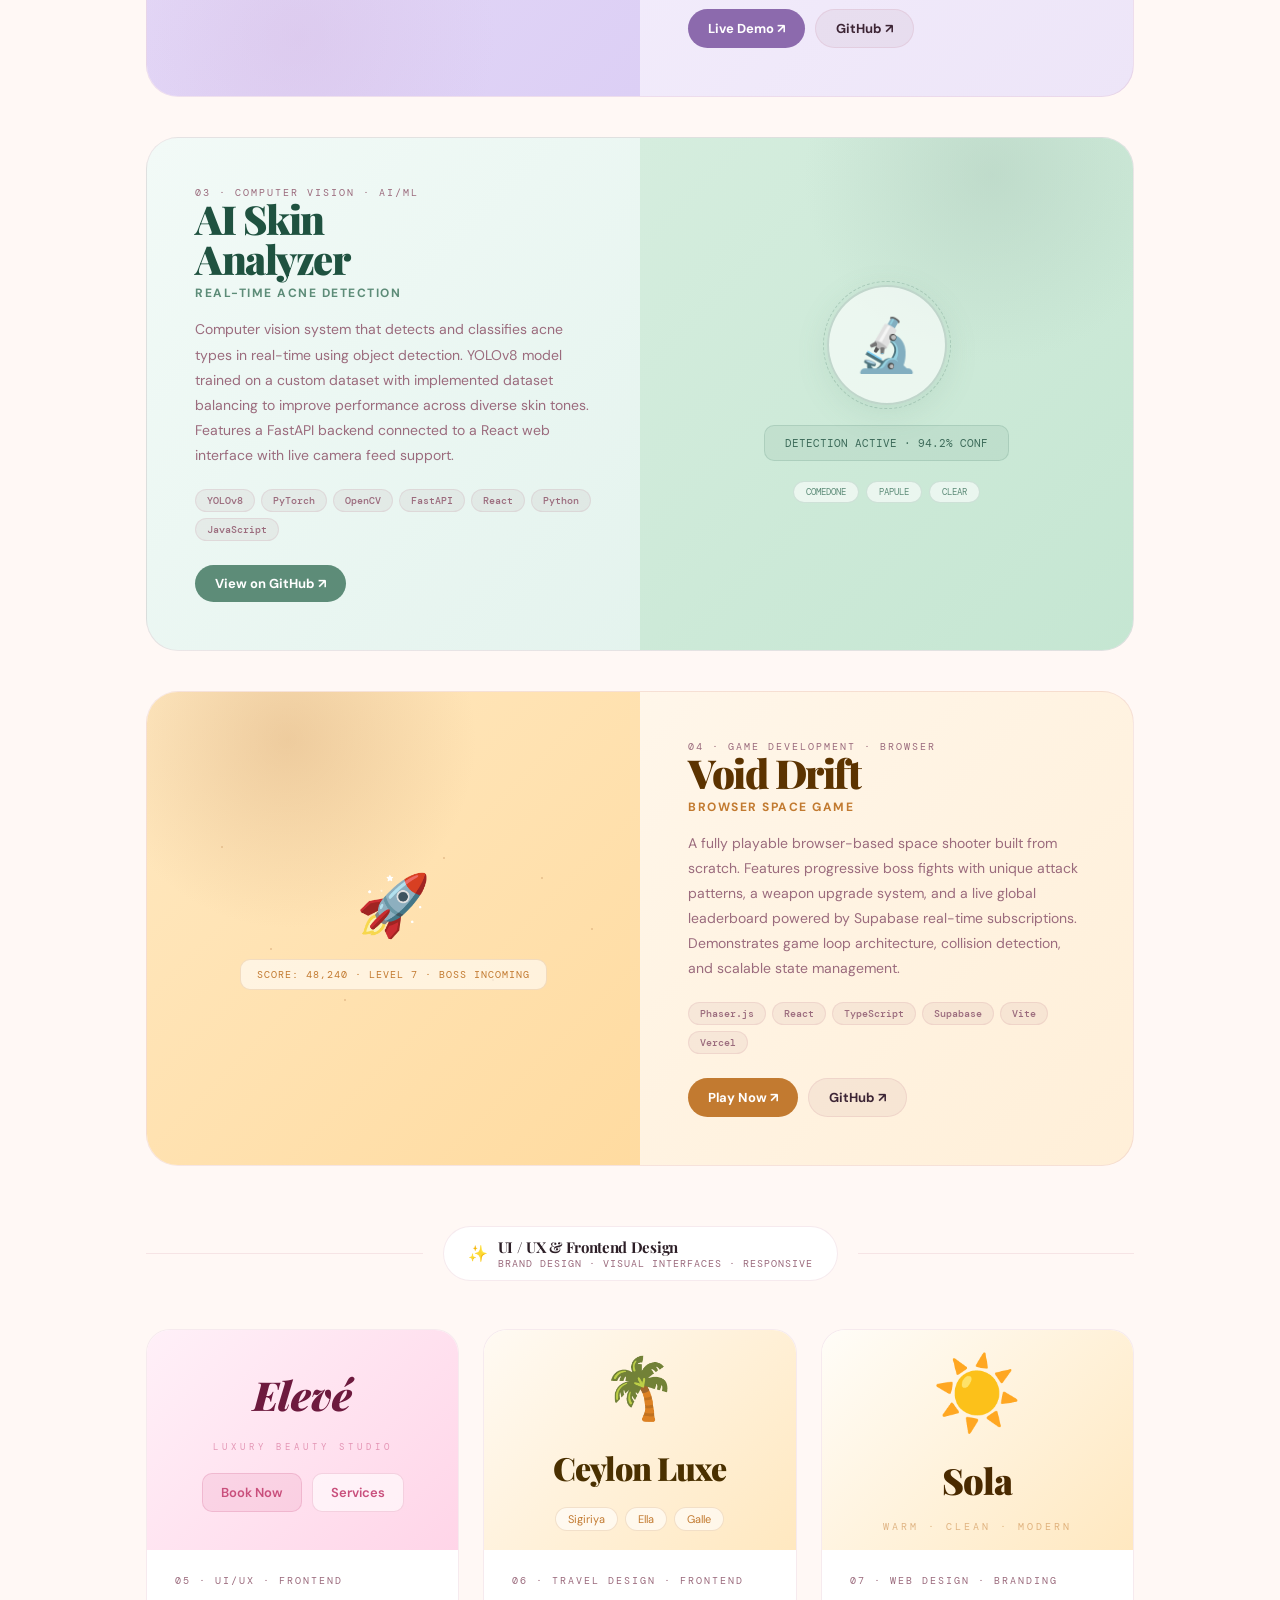
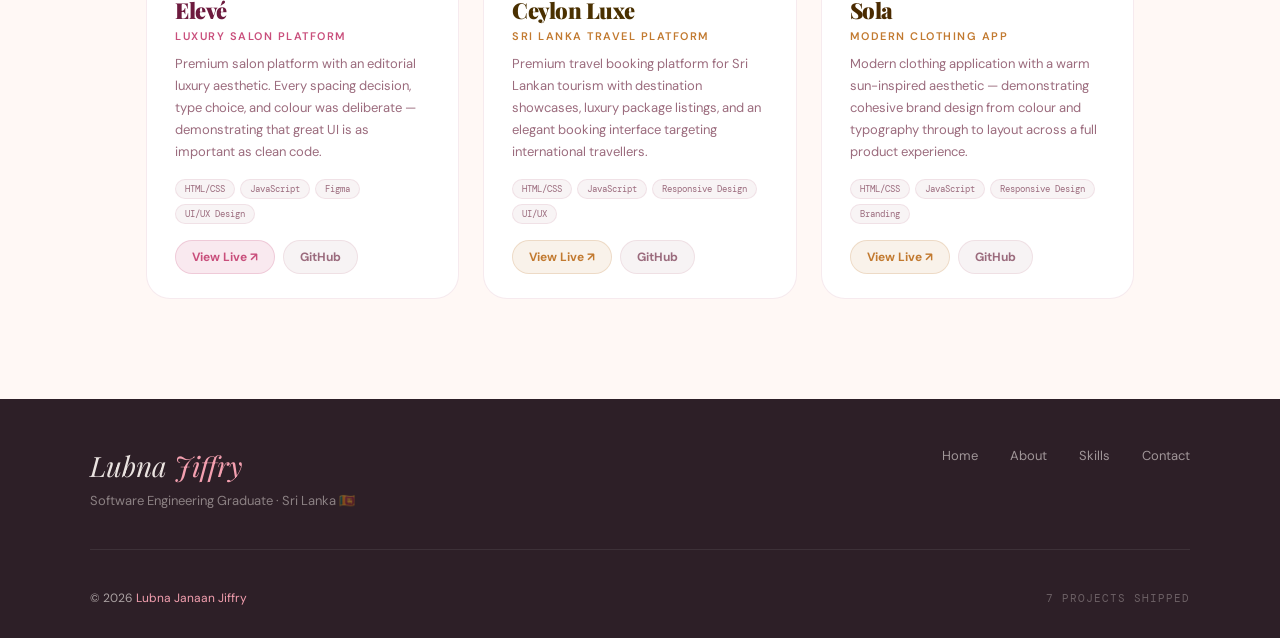
<file: projects.html>
<!DOCTYPE html>
<html lang="en">
<head>
<meta charset="UTF-8"/>
<meta name="viewport" content="width=device-width,initial-scale=1"/>
<title>Projects — Lubna Jiffry</title>
<link rel="stylesheet" href="styles.css"/>
<style>
.page-hero {
  padding: 160px 56px 80px;
  background: linear-gradient(160deg, var(--warm) 0%, var(--cream) 70%);
  position: relative; overflow: hidden;
  border-bottom: 1px solid var(--border);
}
.page-hero-inner { max-width: 1100px; margin: 0 auto; }
.page-hero-blob { position: absolute; width: 500px; height: 500px; top: -10%; right: -5%; border-radius: 50%; background: radial-gradient(circle, rgba(212,184,224,0.14), transparent 70%); pointer-events: none; }
.page-hero h1 { font-size: clamp(52px, 7vw, 88px); font-weight: 900; letter-spacing: -3px; line-height: 0.9; margin-bottom: 20px; }
.page-hero h1 em { font-style: italic; color: var(--mauve); }
.page-hero-sub { font-size: 17px; color: var(--muted); max-width: 480px; line-height: 1.7; }

/* ── SECTION DIVIDER ── */
.proj-section-divider {
  max-width: 1100px; margin: 0 auto;
  padding: 0 56px; margin-top: 80px; margin-bottom: 48px;
}
.divider-inner {
  display: flex; align-items: center; gap: 20px;
}
.divider-line { flex: 1; height: 1px; background: var(--border); }
.divider-label {
  display: flex; align-items: center; gap: 10px;
  padding: 10px 24px;
  border: 1.5px solid var(--border);
  border-radius: 100px;
  background: white;
  white-space: nowrap;
}
.divider-emoji { font-size: 16px; }
.divider-text {
  font-family: 'Playfair Display', serif;
  font-size: 15px; font-weight: 700;
  color: var(--charcoal);
  letter-spacing: -0.3px;
}
.divider-sub {
  font-family: 'DM Mono', monospace;
  font-size: 10px; color: var(--muted);
  letter-spacing: 1px; text-transform: uppercase;
}

/* ── PROJECT CARDS ── */
.projects-section { padding: 0 0 100px; }
.projects-inner { max-width: 1100px; margin: 0 auto; padding: 0 56px; }
.projects-list { display: flex; flex-direction: column; gap: 40px; }

.proj-card {
  border-radius: 32px;
  border: 1px solid var(--border);
  overflow: hidden;
  background: white;
  transition: transform 0.45s cubic-bezier(0.34,1.56,0.64,1), box-shadow 0.4s;
  position: relative;
}
.proj-card:hover { transform: translateY(-6px); box-shadow: 0 32px 80px rgba(122,48,72,0.1); }
.proj-layout { display: grid; grid-template-columns: 1fr 1fr; min-height: 380px; }
.proj-card:nth-child(even) .proj-layout { direction: rtl; }
.proj-card:nth-child(even) .proj-info,
.proj-card:nth-child(even) .proj-visual { direction: ltr; }

.proj-info {
  padding: 48px; display: flex; flex-direction: column; justify-content: space-between;
  position: relative; z-index: 1;
}
.proj-meta { margin-bottom: 6px; }
.proj-num {
  font-family: 'DM Mono', monospace; font-size: 10px;
  letter-spacing: 2px; color: var(--muted); text-transform: uppercase;
}
.proj-name {
  font-family: 'Playfair Display', serif;
  font-size: clamp(28px, 3.5vw, 40px); font-weight: 900;
  letter-spacing: -1.5px; line-height: 1; margin-bottom: 6px;
}
.proj-tagline { font-size: 12px; font-weight: 700; letter-spacing: 1.5px; text-transform: uppercase; margin-bottom: 16px; }
.proj-desc { color: var(--muted); font-size: 14px; line-height: 1.8; margin-bottom: 20px; flex: 1; }
.proj-tech { display: flex; flex-wrap: wrap; gap: 6px; margin-bottom: 24px; }
.tech-chip {
  padding: 4px 11px; border-radius: 100px;
  font-family: 'DM Mono', monospace; font-size: 10px; font-weight: 500;
  background: rgba(122,48,72,0.06); color: var(--muted); border: 1px solid var(--border);
}
.proj-links { display: flex; gap: 10px; flex-wrap: wrap; }
.proj-btn {
  display: inline-flex; align-items: center; gap: 6px;
  padding: 10px 20px; border-radius: 100px;
  font-size: 13px; font-weight: 700; text-decoration: none;
  transition: all 0.25s;
}
.proj-btn-ghost {
  background: rgba(122,48,72,0.06); color: var(--text);
  border: 1px solid var(--border);
}
.proj-btn-ghost:hover { background: rgba(122,48,72,0.1); border-color: rgba(122,48,72,0.2); }

.proj-visual {
  position: relative; overflow: hidden;
  display: flex; align-items: center; justify-content: center;
  min-height: 380px;
}
.proj-glow { position: absolute; pointer-events: none; border-radius: 50%; }

/* ── ROSE THEME (Full-stack) ── */
.theme-rose { background: linear-gradient(135deg, #fff6f8, #ffe0e8); }
.theme-rose .proj-visual { background: linear-gradient(135deg, #ffe8ef, #ffd0dc); }
.theme-rose .proj-name { color: var(--deep); }
.theme-rose .proj-tagline { color: var(--mauve); }
.theme-rose .proj-btn-primary { background: var(--mauve); color: white; }
.theme-rose .proj-btn-primary:hover { background: var(--deep); transform: translateY(-2px); box-shadow: 0 8px 20px rgba(122,48,72,0.2); }
.theme-rose .proj-glow { top:-40%;right:-10%;width:400px;height:400px;background:radial-gradient(circle,rgba(244,160,176,0.3),transparent 70%); }

/* ── LILAC THEME ── */
.theme-lilac { background: linear-gradient(135deg, #f8f4ff, #ede5f8); }
.theme-lilac .proj-visual { background: linear-gradient(135deg, #e8ddf8, #dccff5); }
.theme-lilac .proj-name { color: #3d1f6e; }
.theme-lilac .proj-tagline { color: #8c6aad; }
.theme-lilac .proj-btn-primary { background: #8c6aad; color: white; }
.theme-lilac .proj-btn-primary:hover { background: #5a3d8a; transform: translateY(-2px); box-shadow: 0 8px 20px rgba(90,61,138,0.2); }
.theme-lilac .proj-glow { bottom:-30%;left:-10%;width:400px;height:400px;background:radial-gradient(circle,rgba(212,184,224,0.35),transparent 70%); }

/* ── SAGE THEME ── */
.theme-sage { background: linear-gradient(135deg, #f2faf7, #ddf0e9); }
.theme-sage .proj-visual { background: linear-gradient(135deg, #d5edde, #c5e6d2); }
.theme-sage .proj-name { color: #1f5240; }
.theme-sage .proj-tagline { color: #5d8c78; }
.theme-sage .proj-btn-primary { background: #5d8c78; color: white; }
.theme-sage .proj-btn-primary:hover { background: #3d6b5a; transform: translateY(-2px); }
.theme-sage .proj-glow { top:-30%;right:-10%;width:380px;height:380px;background:radial-gradient(circle,rgba(168,197,181,0.4),transparent 70%); }

/* ── GOLD THEME ── */
.theme-gold { background: linear-gradient(135deg, #fffaf3, #ffefd8); }
.theme-gold .proj-visual { background: linear-gradient(135deg, #ffe8c0, #ffdba0); }
.theme-gold .proj-name { color: #5c3300; }
.theme-gold .proj-tagline { color: #c27a30; }
.theme-gold .proj-btn-primary { background: #c27a30; color: white; }
.theme-gold .proj-btn-primary:hover { background: #8a5520; transform: translateY(-2px); }
.theme-gold .proj-glow { top:-30%;left:-10%;width:380px;height:380px;background:radial-gradient(circle,rgba(212,165,116,0.4),transparent 70%); }

/* ── PINK THEME ── */
.theme-pink { background: linear-gradient(135deg, #fff0f8, #ffe0f0); }
.theme-pink .proj-visual { background: linear-gradient(135deg, #ffd5e8, #ffc5de); }
.theme-pink .proj-name { color: #6d1a3e; }
.theme-pink .proj-tagline { color: #c94f7c; }
.theme-pink .proj-btn-primary { background: #c94f7c; color: white; }
.theme-pink .proj-btn-primary:hover { background: #a03060; transform: translateY(-2px); }
.theme-pink .proj-glow { bottom:-30%;right:-10%;width:380px;height:380px;background:radial-gradient(circle,rgba(244,114,182,0.3),transparent 70%); }

/* ── CREAM THEME ── */
.theme-cream { background: linear-gradient(135deg, #fffdf8, #fff5e0); }
.theme-cream .proj-visual { background: linear-gradient(135deg, #ffefc5, #ffe8a5); }
.theme-cream .proj-name { color: #4a3000; }
.theme-cream .proj-tagline { color: #c27a30; }
.theme-cream .proj-btn-primary { background: #c27a30; color: white; }
.theme-cream .proj-btn-primary:hover { background: #8a5520; transform: translateY(-2px); }
.theme-cream .proj-glow { top:-30%;left:-10%;width:380px;height:380px;background:radial-gradient(circle,rgba(212,165,116,0.4),transparent 70%); }

/* ── VISUAL MOCKUPS ── */
/* Kanban mockup */
.mock-kanban { display:flex;flex-direction:column;gap:10px;padding:28px;width:100%; }
.kanban-board { display:flex;gap:8px; }
.kb-col { flex:1;background:rgba(255,255,255,0.6);border:1px solid rgba(244,160,176,0.25);border-radius:12px;padding:10px;display:flex;flex-direction:column;gap:6px; }
.kb-col-hd { font-family:'DM Mono',monospace;font-size:8px;letter-spacing:2px;text-transform:uppercase;color:var(--muted);margin-bottom:6px;display:flex;align-items:center;gap:5px; }
.kb-dot { width:6px;height:6px;border-radius:50%; }
.kb-card { background:white;border:1px solid rgba(122,48,72,0.08);border-radius:8px;padding:8px 10px;box-shadow:0 2px 8px rgba(122,48,72,0.06); }
.kb-card-t { font-size:10px;color:var(--text);font-weight:600;margin-bottom:6px;line-height:1.3; }
.kb-meta { display:flex;align-items:center;justify-content:space-between; }
.kb-badge { font-family:'DM Mono',monospace;font-size:8px;padding:2px 6px;border-radius:4px; }
.kb-av { width:14px;height:14px;border-radius:50%;background:linear-gradient(135deg,var(--mauve),var(--deep));display:flex;align-items:center;justify-content:center;font-size:7px;color:white;font-weight:800; }
.mock-hud { font-family:'DM Mono',monospace;font-size:9px;color:var(--muted);letter-spacing:1px; }

/* PrepWise mockup */
.mock-pw { display:flex;flex-direction:column;align-items:center;gap:16px;padding:40px;width:100%; }
.pw-card { background:rgba(255,255,255,0.8);backdrop-filter:blur(10px);border:1px solid rgba(140,106,173,0.2);border-radius:20px;padding:24px 32px;width:100%;max-width:260px;box-shadow:0 8px 32px rgba(140,106,173,0.1); }
.pw-score { font-family:'Playfair Display',serif;font-size:52px;font-weight:900;color:#8c6aad;line-height:1; }
.pw-score sup { font-size:22px;color:rgba(140,106,173,0.6); }
.pw-lbl { font-size:10px;color:rgba(140,106,173,0.6);letter-spacing:2px;text-transform:uppercase;margin-top:4px; }
.pw-bars { display:flex;flex-direction:column;gap:8px;margin-top:16px; }
.pw-bar { height:5px;border-radius:100px;background:rgba(140,106,173,0.12); }
.pw-fill { height:100%;border-radius:100px;background:linear-gradient(to right,#8c6aad,#c94f7c); }

/* AI skin mockup */
.mock-ai { display:flex;flex-direction:column;align-items:center;justify-content:center;gap:20px;padding:40px;width:100%; }
.ai-face { width:120px;height:120px;border-radius:50%;background:rgba(255,255,255,0.6);border:2px solid rgba(93,140,120,0.3);display:flex;align-items:center;justify-content:center;font-size:52px;position:relative;box-shadow:0 8px 32px rgba(93,140,120,0.15); }
.ai-face::after { content:'';position:absolute;inset:-6px;border-radius:50%;border:1.5px dashed rgba(93,140,120,0.3);animation:spinSlow 8s linear infinite; }
@keyframes spinSlow { to{transform:rotate(360deg);} }
.ai-badge { background:rgba(93,140,120,0.1);border:1px solid rgba(93,140,120,0.2);border-radius:10px;padding:10px 20px;font-family:'DM Mono',monospace;font-size:11px;color:#3d6b5a; }
.ai-types { display:flex;gap:7px;flex-wrap:wrap;justify-content:center; }
.ai-type { padding:4px 12px;border-radius:100px;font-family:'DM Mono',monospace;font-size:9px;background:rgba(255,255,255,0.6);border:1px solid rgba(93,140,120,0.2);color:#5d8c78; }

/* Void drift mockup */
.mock-void { display:flex;flex-direction:column;align-items:center;justify-content:center;padding:40px;width:100%;position:relative;overflow:hidden; }
.void-stars { position:absolute;inset:0; }
.void-star { position:absolute;width:2px;height:2px;background:rgba(212,165,116,0.6);border-radius:50%;animation:twinkle var(--d,2s) ease-in-out infinite var(--dl,0s); }
@keyframes twinkle { 0%,100%{opacity:0.2;}50%{opacity:1;} }
.void-ship { font-size:60px;position:relative;z-index:1;animation:floatShip 3s ease-in-out infinite; }
@keyframes floatShip { 0%,100%{transform:translateY(0);} 50%{transform:translateY(-12px);} }
.void-hud { position:relative;z-index:1;background:rgba(255,255,255,0.6);border:1px solid rgba(212,165,116,0.3);border-radius:10px;padding:8px 16px;margin-top:14px;font-family:'DM Mono',monospace;font-size:10px;color:#c27a30;letter-spacing:1px; }

/* Eleve mockup */
.mock-eleve { display:flex;flex-direction:column;align-items:center;justify-content:center;padding:40px;gap:20px;width:100%; }
.eleve-logo { font-family:'Playfair Display',serif;font-size:40px;font-style:italic;font-weight:900;color:#6d1a3e; }
.eleve-sub { font-family:'DM Mono',monospace;font-size:9px;letter-spacing:4px;text-transform:uppercase;color:rgba(201,74,124,0.5); }
.eleve-btns { display:flex;gap:10px; }
.eleve-btn { background:rgba(255,255,255,0.6);border:1px solid rgba(201,74,124,0.2);border-radius:10px;padding:10px 18px;font-size:13px;color:#c94f7c;font-weight:600; }
.eleve-btn.active { background:rgba(201,74,124,0.1); }

/* Ceylon mockup */
.mock-ceylon { display:flex;flex-direction:column;align-items:center;justify-content:center;padding:40px;gap:18px;width:100%; }
.ceylon-badge { font-size:60px;animation:floatShip 3.5s ease-in-out infinite; }
.ceylon-name { font-family:'Playfair Display',serif;font-size:32px;font-weight:900;color:#4a3000;letter-spacing:-1px; }
.ceylon-tags { display:flex;gap:7px;flex-wrap:wrap;justify-content:center; }
.ceylon-tag { background:rgba(255,255,255,0.6);border:1px solid rgba(212,165,116,0.3);border-radius:100px;padding:4px 12px;font-size:11px;color:#c27a30; }

/* Sola mockup */
.mock-sola { display:flex;flex-direction:column;align-items:center;justify-content:center;padding:40px;gap:16px;width:100%; }
.sola-sun { font-size:72px;animation:floatShip 3s ease-in-out infinite; }
.sola-name { font-family:'Playfair Display',serif;font-size:36px;font-weight:900;color:#4a2a00;letter-spacing:-1px; }
.sola-sub { font-family:'DM Mono',monospace;font-size:10px;letter-spacing:3px;text-transform:uppercase;color:rgba(194,122,48,0.5); }

/* ── UI/UX grid ── */
.uiux-grid { display:grid;grid-template-columns:repeat(3,1fr);gap:24px; }
.uiux-card {
  border-radius:24px; border:1px solid var(--border); overflow:hidden;
  background:white; transition:transform 0.4s cubic-bezier(0.34,1.56,0.64,1), box-shadow 0.4s;
}
.uiux-card:hover { transform:translateY(-6px); box-shadow:0 24px 60px rgba(122,48,72,0.1); }
.uiux-visual { height:220px; display:flex; align-items:center; justify-content:center; position:relative; overflow:hidden; }
.uiux-info { padding:24px 28px; }
.uiux-num { font-family:'DM Mono',monospace;font-size:10px;letter-spacing:2px;color:var(--muted);margin-bottom:8px;text-transform:uppercase; }
.uiux-name { font-family:'Playfair Display',serif;font-size:22px;font-weight:900;letter-spacing:-0.5px;margin-bottom:4px; }
.uiux-cat { font-size:11px;font-weight:600;letter-spacing:1.5px;text-transform:uppercase;margin-bottom:10px; }
.uiux-desc { color:var(--muted);font-size:13px;line-height:1.7;margin-bottom:16px; }
.uiux-pills { display:flex;flex-wrap:wrap;gap:5px;margin-bottom:16px; }
.uiux-pill { padding:3px 9px;border-radius:100px;font-family:'DM Mono',monospace;font-size:9px;background:rgba(122,48,72,0.05);color:var(--muted);border:1px solid var(--border); }
.uiux-links { display:flex;gap:8px;flex-wrap:wrap; }
.uiux-btn { display:inline-flex;align-items:center;gap:5px;padding:8px 16px;border-radius:100px;font-size:12px;font-weight:700;text-decoration:none;transition:all 0.2s; }

@media(max-width:1024px) {
  .proj-layout { grid-template-columns: 1fr !important; direction: ltr !important; }
  .proj-card:nth-child(even) .proj-layout { direction: ltr !important; }
  .proj-visual { min-height: 240px !important; }
  .uiux-grid { grid-template-columns: 1fr 1fr; }
}
@media(max-width:768px) {
  .page-hero { padding: 110px 20px 60px; }
  .page-hero h1 { font-size: clamp(40px,10vw,64px); letter-spacing:-2px; }
  .page-hero-sub { font-size: 14px; }
  .proj-section-divider { padding: 0 20px; margin-top: 48px; margin-bottom: 32px; }
  .divider-label { padding: 8px 16px; }
  .divider-text { font-size: 13px; }
  .divider-sub { display: none; }
  .projects-inner { padding: 0 20px; }
  .proj-card { border-radius: 20px; }
  .proj-info { padding: 28px 20px !important; }
  .proj-name { font-size: clamp(22px,6vw,30px); }
  .proj-desc { font-size: 13px; }
  .proj-visual { min-height: 200px !important; }
  /* kanban mockup smaller */
  .kanban-board { gap: 5px; }
  .kb-col { padding: 7px; }
  .kb-card-t { font-size: 9px; }
  /* pw mockup */
  .pw-score { font-size: 40px; }
  .vp-pw-card, .pw-card { padding: 16px 20px; }
  /* uiux grid */
  .uiux-grid { grid-template-columns: 1fr; }
  .uiux-visual { height: 180px; }
  .uiux-info { padding: 20px; }
  .uiux-name { font-size: 20px; }
  .uiux-desc { font-size: 12px; }
  .projects-list { gap: 24px; }
}
@media(max-width:480px) {
  .proj-links { flex-direction: column; }
  .proj-btn { justify-content: center; text-align: center; }
}
</style>
</head>
<body>
<div class="cursor-dot" id="cursorDot"></div>
<div class="cursor-ring" id="cursorRing"></div>

<nav>
  <a href="index.html" class="nav-logo">Lubna <span>Jiffry</span></a>
  <ul class="nav-links">
    <li><a href="index.html">Home</a></li>
    <li><a href="about.html">About</a></li>
    <li><a href="projects.html" class="active">Projects</a></li>
    <li><a href="skills.html">Skills</a></li>
    <li><a href="contact.html">Contact</a></li>
  </ul>
  <a href="contact.html" class="nav-cta">Hire Me ✦</a>
  <button class="hamburger" id="hamburger" aria-label="Open menu"><span></span><span></span><span></span></button>
</nav>

<!-- Mobile Nav Drawer -->
<div class="mobile-nav" id="mobileNav">
  <button class="mobile-nav-close" id="mobileNavClose">✕</button>
  <a href="index.html">Home</a>
  <a href="about.html">About</a>
  <a href="projects.html" class="active">Projects</a>
  <a href="skills.html">Skills</a>
  <a href="contact.html">Contact</a>
  <a href="contact.html" class="mobile-nav-cta">Hire Me ✦</a>
</div>

<!-- PAGE HERO -->
<section class="page-hero">
  <div class="page-hero-blob"></div>
  <div class="page-hero-inner">
    <div class="section-chip">Work</div>
    <h1 class="reveal">Projects that<br/><em>ship.</em></h1>
    <p class="page-hero-sub reveal d1">7 deployed projects spanning AI/ML, full-stack engineering, game development, and design-led frontends.</p>
  </div>
</section>

<section class="projects-section">

  <!-- ── FULL-STACK DIVIDER ── -->
  <div class="proj-section-divider reveal">
    <div class="divider-inner">
      <div class="divider-line"></div>
      <div class="divider-label">
        <span class="divider-emoji">⚙️</span>
        <div>
          <div class="divider-text">Full-Stack & Engineering</div>
          <div class="divider-sub">Real apps · AI tools · Game dev</div>
        </div>
      </div>
      <div class="divider-line"></div>
    </div>
  </div>

  <div class="projects-inner">
    <div class="projects-list">

      <!-- 01 KanbanFlow -->
      <div class="proj-card theme-rose reveal" id="kanbanflow">
        <div class="proj-layout">
          <div class="proj-info">
            <div>
              <div class="proj-num">01 · Full-Stack · Real-Time Collaboration</div>
              <div class="proj-name">KanbanFlow</div>
              <div class="proj-tagline">Collaborative Project Management</div>
              <p class="proj-desc">A full-stack Kanban board with real-time collaboration powered by Socket.io. Features drag-and-drop task management across customisable columns, role-based permissions (PM vs Engineer view), sprint planning, burndown chart analytics, and live presence indicators showing who's online. Fully deployed and live on Railway.</p>
              <div class="proj-tech">
                <span class="tech-chip">Next.js 14</span><span class="tech-chip">Fastify</span>
                <span class="tech-chip">PostgreSQL</span><span class="tech-chip">Prisma</span>
                <span class="tech-chip">Socket.io</span><span class="tech-chip">Zustand</span>
                <span class="tech-chip">Railway</span><span class="tech-chip">TypeScript</span>
              </div>
            </div>
            <div class="proj-links">
              <a href="https://proactive-magic-production.up.railway.app" target="_blank" class="proj-btn proj-btn-primary" style="background:var(--mauve);color:white;">Live Demo ↗</a>
              <a href="https://github.com/LubnaJJ/kanban-flow" target="_blank" class="proj-btn proj-btn-ghost">GitHub ↗</a>
            </div>
          </div>
          <div class="proj-visual">
            <div class="proj-glow"></div>
            <div class="mock-kanban">
              <div style="font-family:'DM Mono',monospace;font-size:9px;color:var(--muted);letter-spacing:2px;text-transform:uppercase;margin-bottom:4px;">KanbanFlow · Live Board</div>
              <div class="kanban-board">
                <div class="kb-col">
                  <div class="kb-col-hd"><div class="kb-dot" style="background:#94a3b8;"></div>Backlog</div>
                  <div class="kb-card"><div class="kb-card-t">CI/CD setup</div><div class="kb-meta"><div class="kb-badge" style="background:rgba(212,165,116,0.15);color:#c27a30;">Med</div><div class="kb-av">A</div></div></div>
                  <div class="kb-card"><div class="kb-card-t">Unit tests</div><div class="kb-meta"><div class="kb-badge" style="background:rgba(212,165,116,0.15);color:#c27a30;">Med</div><div class="kb-av">S</div></div></div>
                </div>
                <div class="kb-col">
                  <div class="kb-col-hd"><div class="kb-dot" style="background:var(--mauve);"></div>In Progress</div>
                  <div class="kb-card" style="border-color:rgba(196,116,138,0.2);"><div class="kb-card-t">Real-time socket sync</div><div class="kb-meta"><div class="kb-badge" style="background:rgba(196,116,138,0.12);color:var(--mauve);">High</div><div class="kb-av">L</div></div></div>
                </div>
                <div class="kb-col">
                  <div class="kb-col-hd"><div class="kb-dot" style="background:#6cc98a;"></div>Done</div>
                  <div class="kb-card" style="opacity:0.55;"><div class="kb-card-t" style="text-decoration:line-through;">Auth system</div><div class="kb-meta"><div class="kb-badge" style="background:rgba(108,201,138,0.12);color:#4a9c6a;">✓</div></div></div>
                </div>
              </div>
              <div class="mock-hud">● 2 online · Sprint 1 Active · 4/8 complete</div>
            </div>
          </div>
        </div>
      </div>

      <!-- 02 PrepWise -->
      <div class="proj-card theme-lilac reveal" id="prepwise">
        <div class="proj-layout">
          <div class="proj-info">
            <div>
              <div class="proj-num">02 · AI SaaS · Full-Stack</div>
              <div class="proj-name">PrepWise</div>
              <div class="proj-tagline">AI Interview Coach</div>
              <p class="proj-desc">Full-stack SaaS application with user authentication. Analyses your CV against any job description using LLaMA 3.3 70B via Groq AI — producing a match score, tailored interview questions, a personalised cover letter, and a detailed skills gap report. Also includes a job tracker and an AI-powered CV scorer with PDF upload support.</p>
              <div class="proj-tech">
                <span class="tech-chip">Next.js 14</span><span class="tech-chip">TypeScript</span>
                <span class="tech-chip">Supabase</span><span class="tech-chip">Groq AI</span>
                <span class="tech-chip">LLaMA 3.3 70B</span><span class="tech-chip">PostgreSQL</span>
                <span class="tech-chip">React</span><span class="tech-chip">Vercel</span>
              </div>
            </div>
            <div class="proj-links">
              <a href="https://prepwise.vercel.app" target="_blank" class="proj-btn proj-btn-primary" style="background:#8c6aad;color:white;">Live Demo ↗</a>
              <a href="https://github.com/LubnaJJ/prepwise" target="_blank" class="proj-btn proj-btn-ghost">GitHub ↗</a>
            </div>
          </div>
          <div class="proj-visual">
            <div class="proj-glow"></div>
            <div class="mock-pw">
              <div class="pw-card">
                <div class="pw-score">87<sup>%</sup></div>
                <div class="pw-lbl">CV Match Score</div>
                <div class="pw-bars">
                  <div class="pw-bar"><div class="pw-fill" style="width:87%;"></div></div>
                  <div class="pw-bar"><div class="pw-fill" style="width:72%;"></div></div>
                  <div class="pw-bar"><div class="pw-fill" style="width:94%;"></div></div>
                </div>
              </div>
              <div style="font-family:'DM Mono',monospace;font-size:10px;color:rgba(140,106,173,0.5);letter-spacing:1px;">AI ANALYSIS COMPLETE ✓</div>
            </div>
          </div>
        </div>
      </div>

      <!-- 03 AI Skin Analyzer -->
      <div class="proj-card theme-sage reveal" id="aiskin">
        <div class="proj-layout">
          <div class="proj-info">
            <div>
              <div class="proj-num">03 · Computer Vision · AI/ML</div>
              <div class="proj-name">AI Skin<br/>Analyzer</div>
              <div class="proj-tagline">Real-time Acne Detection</div>
              <p class="proj-desc">Computer vision system that detects and classifies acne types in real-time using object detection. YOLOv8 model trained on a custom dataset with implemented dataset balancing to improve performance across diverse skin tones. Features a FastAPI backend connected to a React web interface with live camera feed support.</p>
              <div class="proj-tech">
                <span class="tech-chip">YOLOv8</span><span class="tech-chip">PyTorch</span>
                <span class="tech-chip">OpenCV</span><span class="tech-chip">FastAPI</span>
                <span class="tech-chip">React</span><span class="tech-chip">Python</span>
                <span class="tech-chip">JavaScript</span>
              </div>
            </div>
            <div class="proj-links">
              <a href="https://github.com/LubnaJJ" target="_blank" class="proj-btn proj-btn-primary" style="background:#5d8c78;color:white;">View on GitHub ↗</a>
            </div>
          </div>
          <div class="proj-visual">
            <div class="proj-glow"></div>
            <div class="mock-ai">
              <div class="ai-face">🔬</div>
              <div class="ai-badge">DETECTION ACTIVE · 94.2% CONF</div>
              <div class="ai-types">
                <span class="ai-type">COMEDONE</span>
                <span class="ai-type">PAPULE</span>
                <span class="ai-type">CLEAR</span>
              </div>
            </div>
          </div>
        </div>
      </div>

      <!-- 04 Void Drift -->
      <div class="proj-card theme-gold reveal" id="voiddrift">
        <div class="proj-layout">
          <div class="proj-info">
            <div>
              <div class="proj-num">04 · Game Development · Browser</div>
              <div class="proj-name">Void Drift</div>
              <div class="proj-tagline">Browser Space Game</div>
              <p class="proj-desc">A fully playable browser-based space shooter built from scratch. Features progressive boss fights with unique attack patterns, a weapon upgrade system, and a live global leaderboard powered by Supabase real-time subscriptions. Demonstrates game loop architecture, collision detection, and scalable state management.</p>
              <div class="proj-tech">
                <span class="tech-chip">Phaser.js</span><span class="tech-chip">React</span>
                <span class="tech-chip">TypeScript</span><span class="tech-chip">Supabase</span>
                <span class="tech-chip">Vite</span><span class="tech-chip">Vercel</span>
              </div>
            </div>
            <div class="proj-links">
              <a href="https://void-drift-qdz9ss5ed-lubnajjs-projects.vercel.app" target="_blank" class="proj-btn proj-btn-primary" style="background:#c27a30;color:white;">Play Now ↗</a>
              <a href="https://github.com/LubnaJJ" target="_blank" class="proj-btn proj-btn-ghost">GitHub ↗</a>
            </div>
          </div>
          <div class="proj-visual">
            <div class="proj-glow"></div>
            <div class="mock-void">
              <div class="void-stars">
                <div class="void-star" style="top:10%;left:15%;--d:2.1s;--dl:0s;"></div>
                <div class="void-star" style="top:25%;left:80%;--d:1.8s;--dl:0.3s;"></div>
                <div class="void-star" style="top:60%;left:25%;--d:2.5s;--dl:0.6s;"></div>
                <div class="void-star" style="top:75%;left:70%;--d:1.6s;--dl:0.9s;"></div>
                <div class="void-star" style="top:40%;left:50%;--d:2.3s;--dl:0.4s;"></div>
                <div class="void-star" style="top:15%;left:60%;--d:1.9s;--dl:0.7s;"></div>
                <div class="void-star" style="top:85%;left:40%;--d:2.2s;--dl:0.2s;"></div>
                <div class="void-star" style="top:50%;left:90%;--d:1.7s;--dl:0.8s;"></div>
              </div>
              <div class="void-ship">🚀</div>
              <div class="void-hud">SCORE: 48,240 · LEVEL 7 · BOSS INCOMING</div>
            </div>
          </div>
        </div>
      </div>

    </div><!-- /projects-list -->
  </div><!-- /projects-inner -->

  <!-- ── UI/UX DIVIDER ── -->
  <div class="proj-section-divider reveal" style="margin-top:60px;">
    <div class="divider-inner">
      <div class="divider-line"></div>
      <div class="divider-label">
        <span class="divider-emoji">✨</span>
        <div>
          <div class="divider-text">UI / UX & Frontend Design</div>
          <div class="divider-sub">Brand design · Visual interfaces · Responsive</div>
        </div>
      </div>
      <div class="divider-line"></div>
    </div>
  </div>

  <div class="projects-inner">
    <div class="uiux-grid">

      <!-- 05 Elevé -->
      <div class="uiux-card reveal d1" id="eleve">
        <div class="uiux-visual" style="background:linear-gradient(135deg,#fff0f8,#ffd5e8);">
          <div class="mock-eleve">
            <div class="eleve-logo">Elevé</div>
            <div class="eleve-sub">Luxury Beauty Studio</div>
            <div class="eleve-btns">
              <div class="eleve-btn active">Book Now</div>
              <div class="eleve-btn">Services</div>
            </div>
          </div>
        </div>
        <div class="uiux-info">
          <div class="uiux-num">05 · UI/UX · Frontend</div>
          <div class="uiux-name" style="color:#6d1a3e;">Elevé</div>
          <div class="uiux-cat" style="color:#c94f7c;">Luxury Salon Platform</div>
          <p class="uiux-desc">Premium salon platform with an editorial luxury aesthetic. Every spacing decision, type choice, and colour was deliberate — demonstrating that great UI is as important as clean code.</p>
          <div class="uiux-pills">
            <span class="uiux-pill">HTML/CSS</span>
            <span class="uiux-pill">JavaScript</span>
            <span class="uiux-pill">Figma</span>
            <span class="uiux-pill">UI/UX Design</span>
          </div>
          <div class="uiux-links">
            <a href="https://lubnajj.github.io/Eleve" target="_blank" class="uiux-btn" style="background:rgba(201,79,124,0.12);color:#c94f7c;border:1px solid rgba(201,79,124,0.2);">View Live ↗</a>
            <a href="https://github.com/LubnaJJ/Eleve" target="_blank" class="uiux-btn" style="background:rgba(122,48,72,0.06);color:var(--muted);border:1px solid var(--border);">GitHub</a>
          </div>
        </div>
      </div>

      <!-- 06 Ceylon Luxe -->
      <div class="uiux-card reveal d2" id="ceylonluxe">
        <div class="uiux-visual" style="background:linear-gradient(135deg,#fffaf3,#ffe8c0);">
          <div class="mock-ceylon">
            <div class="ceylon-badge">🌴</div>
            <div class="ceylon-name">Ceylon Luxe</div>
            <div class="ceylon-tags">
              <span class="ceylon-tag">Sigiriya</span>
              <span class="ceylon-tag">Ella</span>
              <span class="ceylon-tag">Galle</span>
            </div>
          </div>
        </div>
        <div class="uiux-info">
          <div class="uiux-num">06 · Travel Design · Frontend</div>
          <div class="uiux-name" style="color:#4a3000;">Ceylon Luxe</div>
          <div class="uiux-cat" style="color:#c27a30;">Sri Lanka Travel Platform</div>
          <p class="uiux-desc">Premium travel booking platform for Sri Lankan tourism with destination showcases, luxury package listings, and an elegant booking interface targeting international travellers.</p>
          <div class="uiux-pills">
            <span class="uiux-pill">HTML/CSS</span>
            <span class="uiux-pill">JavaScript</span>
            <span class="uiux-pill">Responsive Design</span>
            <span class="uiux-pill">UI/UX</span>
          </div>
          <div class="uiux-links">
            <a href="https://lubnajj.github.io/Ceylon-Luxe" target="_blank" class="uiux-btn" style="background:rgba(212,165,116,0.15);color:#c27a30;border:1px solid rgba(212,165,116,0.3);">View Live ↗</a>
            <a href="https://github.com/LubnaJJ/Ceylon-Luxe" target="_blank" class="uiux-btn" style="background:rgba(122,48,72,0.06);color:var(--muted);border:1px solid var(--border);">GitHub</a>
          </div>
        </div>
      </div>

      <!-- 07 Sola -->
      <div class="uiux-card reveal d3" id="sola">
        <div class="uiux-visual" style="background:linear-gradient(135deg,#fffdf8,#ffe8c0);">
          <div class="mock-sola">
            <div class="sola-sun">☀️</div>
            <div class="sola-name">Sola</div>
            <div class="sola-sub">Warm · Clean · Modern</div>
          </div>
        </div>
        <div class="uiux-info">
          <div class="uiux-num">07 · Web Design · Branding</div>
          <div class="uiux-name" style="color:#4a2a00;">Sola</div>
          <div class="uiux-cat" style="color:#c27a30;">Modern Clothing App</div>
          <p class="uiux-desc">Modern clothing application with a warm sun-inspired aesthetic — demonstrating cohesive brand design from colour and typography through to layout across a full product experience.</p>
          <div class="uiux-pills">
            <span class="uiux-pill">HTML/CSS</span>
            <span class="uiux-pill">JavaScript</span>
            <span class="uiux-pill">Responsive Design</span>
            <span class="uiux-pill">Branding</span>
          </div>
          <div class="uiux-links">
            <a href="https://lubnajj.github.io/sola" target="_blank" class="uiux-btn" style="background:rgba(212,165,116,0.15);color:#c27a30;border:1px solid rgba(212,165,116,0.3);">View Live ↗</a>
            <a href="https://github.com/LubnaJJ" target="_blank" class="uiux-btn" style="background:rgba(122,48,72,0.06);color:var(--muted);border:1px solid var(--border);">GitHub</a>
          </div>
        </div>
      </div>

    </div><!-- /uiux-grid -->
  </div><!-- /projects-inner -->

</section>

<footer>
  <div class="footer-inner">
    <div class="footer-top">
      <div>
        <div class="footer-brand">Lubna <span>Jiffry</span></div>
        <div class="footer-tagline">Software Engineering Graduate · Sri Lanka 🇱🇰</div>
      </div>
      <div class="footer-links">
        <a href="index.html">Home</a>
        <a href="about.html">About</a>
        <a href="skills.html">Skills</a>
        <a href="contact.html">Contact</a>
      </div>
    </div>
    <div class="footer-bottom">
      <div class="footer-copy">© 2026 <span>Lubna Janaan Jiffry</span></div>
      <div class="footer-mono">7 PROJECTS SHIPPED</div>
    </div>
  </div>
</footer>
<script src="main.js"></script>
</body>
</html>
</file>
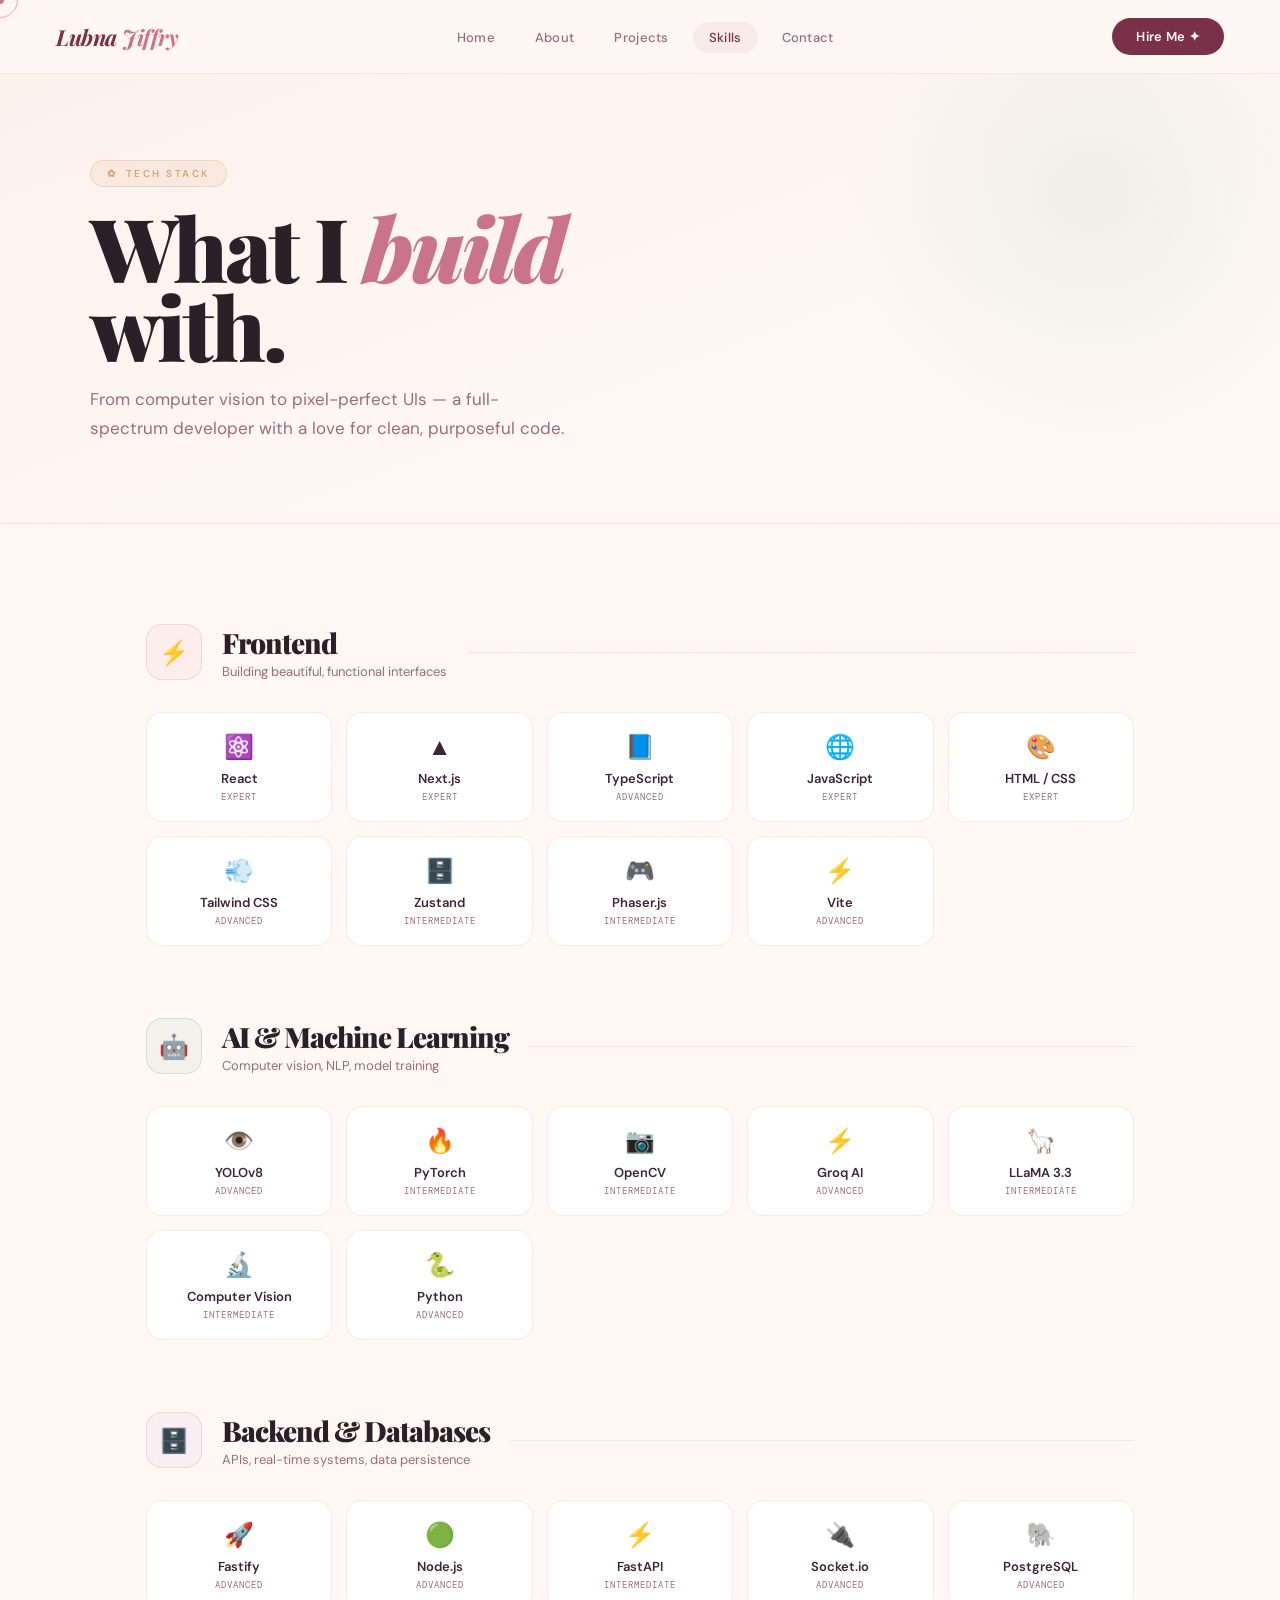
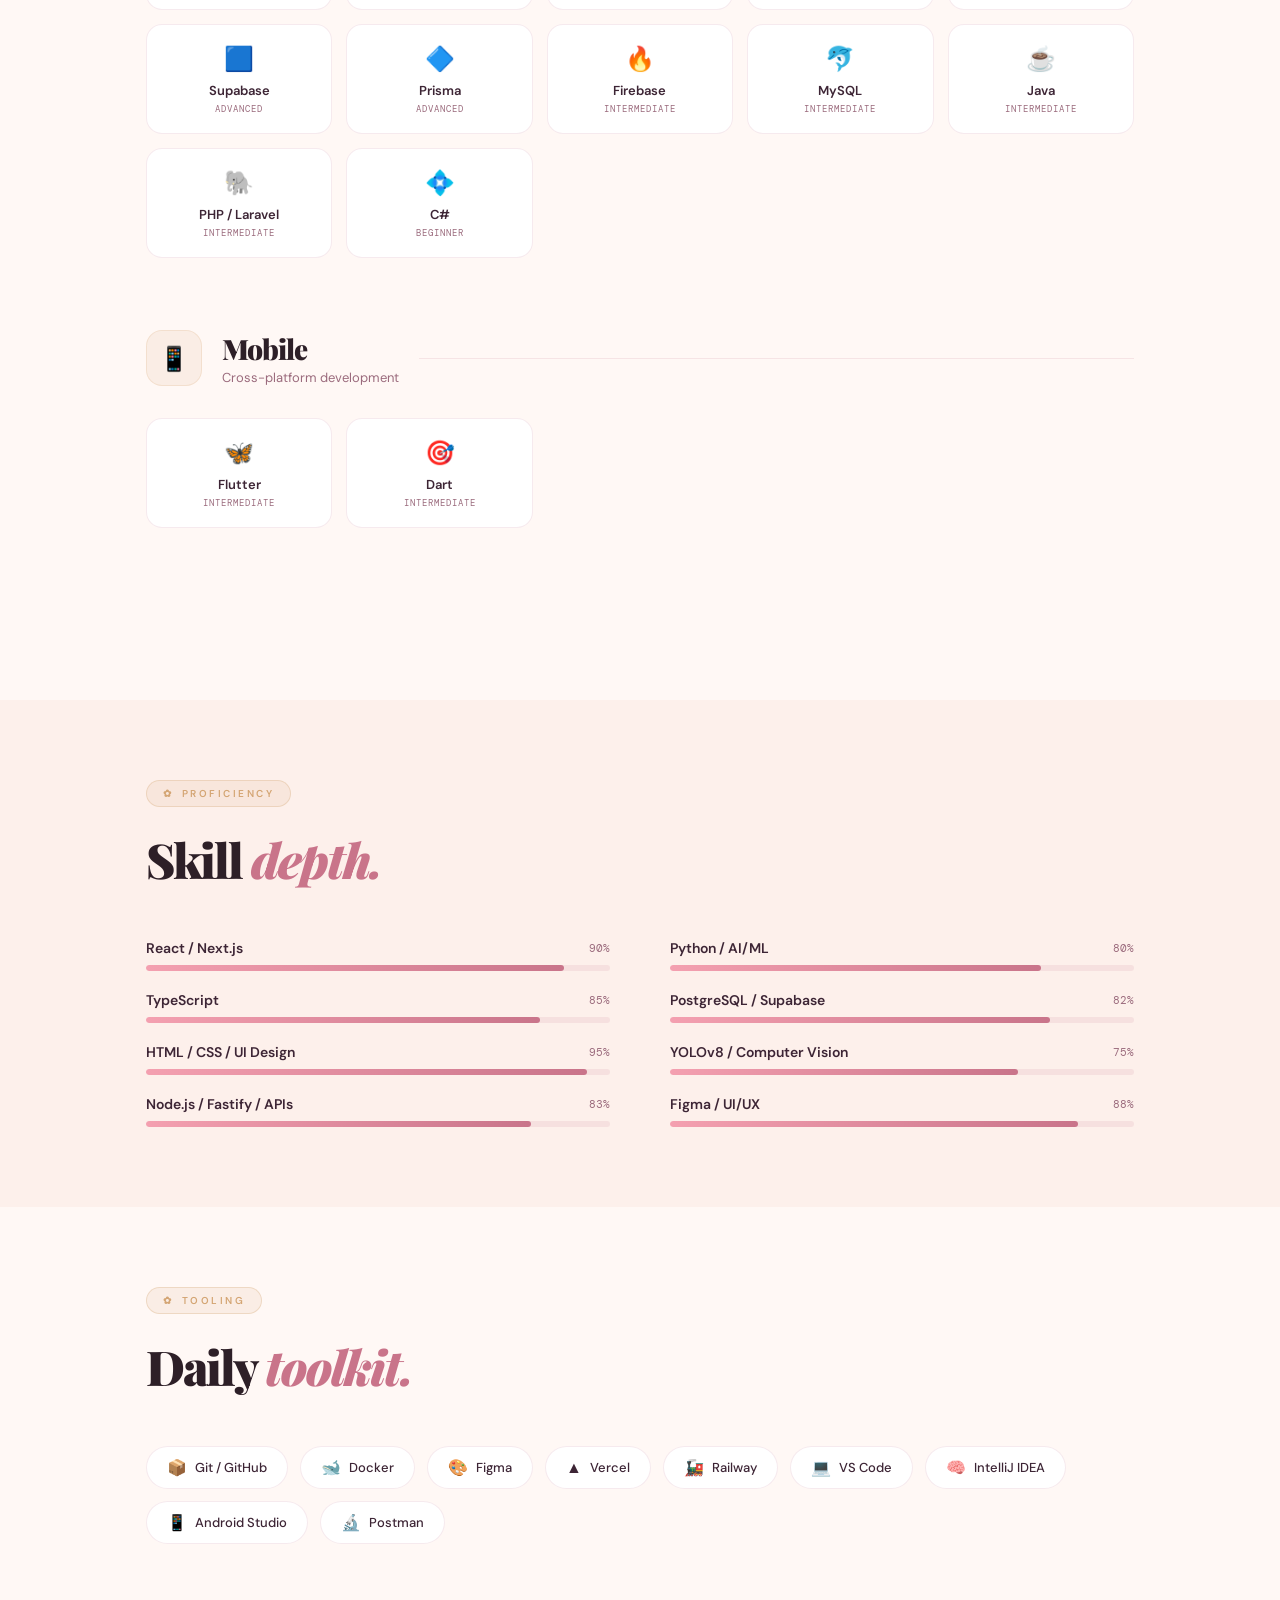
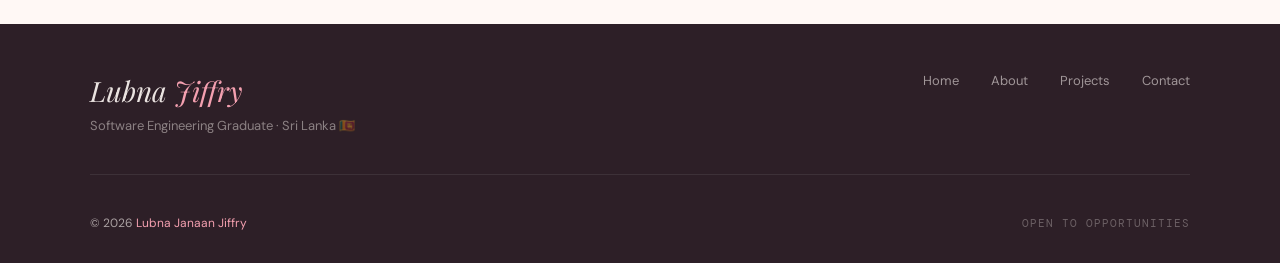
<file: skills.html>
<!DOCTYPE html>
<html lang="en">
<head>
<meta charset="UTF-8"/>
<meta name="viewport" content="width=device-width,initial-scale=1"/>
<title>Skills — Lubna Jiffry</title>
<link rel="stylesheet" href="styles.css"/>
<style>
.page-hero {
  padding: 160px 56px 80px;
  background: linear-gradient(160deg, var(--warm) 0%, var(--cream) 70%);
  position: relative; overflow: hidden;
  border-bottom: 1px solid var(--border);
}
.page-hero-inner { max-width: 1100px; margin: 0 auto; }
.page-hero-blob { position: absolute; width: 500px; height: 500px; top: -10%; right: -5%; border-radius: 50%; background: radial-gradient(circle, rgba(168,197,181,0.18), transparent 70%); pointer-events: none; }
.page-hero h1 { font-size: clamp(52px, 7vw, 88px); font-weight: 900; letter-spacing: -3px; line-height: 0.9; margin-bottom: 20px; }
.page-hero h1 em { font-style: italic; color: var(--mauve); }
.page-hero-sub { font-size: 17px; color: var(--muted); max-width: 480px; line-height: 1.7; }

.skills-section { padding: 100px 0; }
.skills-inner { max-width: 1100px; margin: 0 auto; padding: 0 56px; }

/* Category block */
.skill-category { margin-bottom: 72px; }
.skill-cat-header {
  display: flex; align-items: center; gap: 20px; margin-bottom: 32px;
}
.skill-cat-icon-wrap {
  width: 56px; height: 56px; border-radius: 16px;
  display: flex; align-items: center; justify-content: center;
  font-size: 24px; flex-shrink: 0;
}
.skill-cat-title { font-family: 'Playfair Display', serif; font-size: 28px; font-weight: 900; letter-spacing: -1px; color: var(--charcoal); }
.skill-cat-sub { font-size: 13px; color: var(--muted); margin-top: 2px; }
.skill-cat-line { flex: 1; height: 1px; background: var(--border); }

/* Skill items grid */
.skill-items-grid { display: grid; grid-template-columns: repeat(auto-fill, minmax(160px, 1fr)); gap: 14px; }
.skill-item-card {
  background: white; border: 1px solid var(--border); border-radius: 16px;
  padding: 18px 16px; text-align: center;
  transition: all 0.3s cubic-bezier(0.34,1.56,0.64,1);
  cursor: default; position: relative; overflow: hidden;
}
.skill-item-card::before {
  content: ''; position: absolute; inset: 0;
  background: linear-gradient(135deg, var(--item-color-a, rgba(244,160,176,0.06)), var(--item-color-b, rgba(212,184,224,0.04)));
  opacity: 0; transition: opacity 0.3s;
}
.skill-item-card:hover { transform: translateY(-4px); box-shadow: 0 12px 32px rgba(122,48,72,0.1); border-color: rgba(122,48,72,0.15); }
.skill-item-card:hover::before { opacity: 1; }
.skill-icon { font-size: 24px; margin-bottom: 8px; display: block; }
.skill-name { font-size: 13px; font-weight: 600; color: var(--text); }
.skill-level { font-family: 'DM Mono', monospace; font-size: 9px; letter-spacing: 1px; text-transform: uppercase; color: var(--muted); margin-top: 4px; }

/* Proficiency bar */
.prof-section { padding: 80px 0; background: var(--warm); }
.prof-inner { max-width: 1100px; margin: 0 auto; padding: 0 56px; }
.prof-grid { display: grid; grid-template-columns: 1fr 1fr; gap: 20px 60px; margin-top: 48px; }
.prof-item { }
.prof-label { display: flex; justify-content: space-between; align-items: center; margin-bottom: 8px; }
.prof-name { font-size: 14px; font-weight: 600; color: var(--text); }
.prof-pct { font-family: 'DM Mono', monospace; font-size: 11px; color: var(--muted); }
.prof-track { height: 6px; background: rgba(196,116,138,0.12); border-radius: 100px; overflow: hidden; }
.prof-fill {
  height: 100%; border-radius: 100px;
  background: linear-gradient(to right, var(--rose), var(--mauve));
  width: 0%; transition: width 1.2s cubic-bezier(0.16,1,0.3,1);
}
.prof-fill.animate { width: var(--w, 80%); }

/* Tools section */
.tools-section { padding: 80px 0; }
.tools-inner { max-width: 1100px; margin: 0 auto; padding: 0 56px; }
.tools-grid { display: flex; flex-wrap: wrap; gap: 12px; margin-top: 48px; }
.tool-chip {
  display: inline-flex; align-items: center; gap: 8px;
  padding: 10px 20px; border-radius: 100px;
  background: white; border: 1px solid var(--border);
  font-size: 13px; font-weight: 500; color: var(--text);
  transition: all 0.25s;
}
.tool-chip:hover { border-color: var(--mauve); color: var(--mauve); transform: translateY(-2px); background: rgba(196,116,138,0.04); }
.tool-icon { font-size: 16px; }

@media(max-width:1024px) {
  .prof-grid { grid-template-columns: 1fr; gap: 16px 0; }
}
@media(max-width:768px) {
  .page-hero { padding: 110px 20px 60px; }
  .page-hero h1 { font-size: clamp(40px,10vw,64px); letter-spacing:-2px; }
  .page-hero-sub { font-size: 14px; }
  .skills-inner { padding: 0 20px; }
  .skills-section { padding: 60px 0; }
  .skill-category { margin-bottom: 48px; }
  .skill-cat-header { gap: 14px; }
  .skill-cat-icon-wrap { width: 44px; height: 44px; font-size: 20px; }
  .skill-cat-title { font-size: 22px; }
  .skill-cat-sub { font-size: 11px; }
  .skill-items-grid { grid-template-columns: repeat(auto-fill, minmax(120px,1fr)); gap: 10px; }
  .skill-item-card { padding: 14px 12px; border-radius: 12px; }
  .skill-icon { font-size: 20px; margin-bottom: 6px; }
  .skill-name { font-size: 12px; }
  .skill-level { font-size: 8px; }
  .prof-section { padding: 60px 0; }
  .prof-inner { padding: 0 20px; }
  .prof-name { font-size: 13px; }
  .tools-section { padding: 60px 0; }
  .tools-inner { padding: 0 20px; }
  .tools-grid { gap: 8px; }
  .tool-chip { padding: 8px 16px; font-size: 12px; }
  .tool-icon { font-size: 14px; }
}
@media(max-width:480px) {
  .skill-items-grid { grid-template-columns: repeat(3, 1fr); }
}
</style>
</head>
<body>
<div class="cursor-dot" id="cursorDot"></div>
<div class="cursor-ring" id="cursorRing"></div>

<nav>
  <a href="index.html" class="nav-logo">Lubna <span>Jiffry</span></a>
  <ul class="nav-links">
    <li><a href="index.html">Home</a></li>
    <li><a href="about.html">About</a></li>
    <li><a href="projects.html">Projects</a></li>
    <li><a href="skills.html" class="active">Skills</a></li>
    <li><a href="contact.html">Contact</a></li>
  </ul>
  <a href="contact.html" class="nav-cta">Hire Me ✦</a>
  <button class="hamburger" id="hamburger" aria-label="Open menu"><span></span><span></span><span></span></button>
</nav>

<!-- Mobile Nav Drawer -->
<div class="mobile-nav" id="mobileNav">
  <button class="mobile-nav-close" id="mobileNavClose">✕</button>
  <a href="index.html">Home</a>
  <a href="about.html">About</a>
  <a href="projects.html">Projects</a>
  <a href="skills.html" class="active">Skills</a>
  <a href="contact.html">Contact</a>
  <a href="contact.html" class="mobile-nav-cta">Hire Me ✦</a>
</div>

<!-- PAGE HERO -->
<section class="page-hero">
  <div class="page-hero-blob"></div>
  <div class="page-hero-inner">
    <div class="section-chip">Tech Stack</div>
    <h1 class="reveal">What I <em>build</em><br/>with.</h1>
    <p class="page-hero-sub reveal d1">From computer vision to pixel-perfect UIs — a full-spectrum developer with a love for clean, purposeful code.</p>
  </div>
</section>

<!-- SKILLS -->
<section class="skills-section">
  <div class="skills-inner">

    <!-- Frontend -->
    <div class="skill-category reveal">
      <div class="skill-cat-header">
        <div class="skill-cat-icon-wrap" style="background:rgba(244,160,176,0.12);border:1px solid rgba(196,116,138,0.2);">⚡</div>
        <div>
          <div class="skill-cat-title">Frontend</div>
          <div class="skill-cat-sub">Building beautiful, functional interfaces</div>
        </div>
        <div class="skill-cat-line"></div>
      </div>
      <div class="skill-items-grid">
        <div class="skill-item-card"><span class="skill-icon">⚛️</span><div class="skill-name">React</div><div class="skill-level">Expert</div></div>
        <div class="skill-item-card"><span class="skill-icon">▲</span><div class="skill-name">Next.js</div><div class="skill-level">Expert</div></div>
        <div class="skill-item-card"><span class="skill-icon">📘</span><div class="skill-name">TypeScript</div><div class="skill-level">Advanced</div></div>
        <div class="skill-item-card"><span class="skill-icon">🌐</span><div class="skill-name">JavaScript</div><div class="skill-level">Expert</div></div>
        <div class="skill-item-card"><span class="skill-icon">🎨</span><div class="skill-name">HTML / CSS</div><div class="skill-level">Expert</div></div>
        <div class="skill-item-card"><span class="skill-icon">💨</span><div class="skill-name">Tailwind CSS</div><div class="skill-level">Advanced</div></div>
        <div class="skill-item-card"><span class="skill-icon">🗄️</span><div class="skill-name">Zustand</div><div class="skill-level">Intermediate</div></div>
        <div class="skill-item-card"><span class="skill-icon">🎮</span><div class="skill-name">Phaser.js</div><div class="skill-level">Intermediate</div></div>
        <div class="skill-item-card"><span class="skill-icon">⚡</span><div class="skill-name">Vite</div><div class="skill-level">Advanced</div></div>
      </div>
    </div>

    <!-- AI & ML -->
    <div class="skill-category reveal d1">
      <div class="skill-cat-header">
        <div class="skill-cat-icon-wrap" style="background:rgba(168,197,181,0.15);border:1px solid rgba(93,140,120,0.2);">🤖</div>
        <div>
          <div class="skill-cat-title">AI & Machine Learning</div>
          <div class="skill-cat-sub">Computer vision, NLP, model training</div>
        </div>
        <div class="skill-cat-line"></div>
      </div>
      <div class="skill-items-grid">
        <div class="skill-item-card"><span class="skill-icon">👁️</span><div class="skill-name">YOLOv8</div><div class="skill-level">Advanced</div></div>
        <div class="skill-item-card"><span class="skill-icon">🔥</span><div class="skill-name">PyTorch</div><div class="skill-level">Intermediate</div></div>
        <div class="skill-item-card"><span class="skill-icon">📷</span><div class="skill-name">OpenCV</div><div class="skill-level">Intermediate</div></div>
        <div class="skill-item-card"><span class="skill-icon">⚡</span><div class="skill-name">Groq AI</div><div class="skill-level">Advanced</div></div>
        <div class="skill-item-card"><span class="skill-icon">🦙</span><div class="skill-name">LLaMA 3.3</div><div class="skill-level">Intermediate</div></div>
        <div class="skill-item-card"><span class="skill-icon">🔬</span><div class="skill-name">Computer Vision</div><div class="skill-level">Intermediate</div></div>
        <div class="skill-item-card"><span class="skill-icon">🐍</span><div class="skill-name">Python</div><div class="skill-level">Advanced</div></div>
      </div>
    </div>

    <!-- Backend & DB -->
    <div class="skill-category reveal d2">
      <div class="skill-cat-header">
        <div class="skill-cat-icon-wrap" style="background:rgba(212,184,224,0.15);border:1px solid rgba(140,106,173,0.2);">🗄️</div>
        <div>
          <div class="skill-cat-title">Backend & Databases</div>
          <div class="skill-cat-sub">APIs, real-time systems, data persistence</div>
        </div>
        <div class="skill-cat-line"></div>
      </div>
      <div class="skill-items-grid">
        <div class="skill-item-card"><span class="skill-icon">🚀</span><div class="skill-name">Fastify</div><div class="skill-level">Advanced</div></div>
        <div class="skill-item-card"><span class="skill-icon">🟢</span><div class="skill-name">Node.js</div><div class="skill-level">Advanced</div></div>
        <div class="skill-item-card"><span class="skill-icon">⚡</span><div class="skill-name">FastAPI</div><div class="skill-level">Intermediate</div></div>
        <div class="skill-item-card"><span class="skill-icon">🔌</span><div class="skill-name">Socket.io</div><div class="skill-level">Advanced</div></div>
        <div class="skill-item-card"><span class="skill-icon">🐘</span><div class="skill-name">PostgreSQL</div><div class="skill-level">Advanced</div></div>
        <div class="skill-item-card"><span class="skill-icon">🟦</span><div class="skill-name">Supabase</div><div class="skill-level">Advanced</div></div>
        <div class="skill-item-card"><span class="skill-icon">🔷</span><div class="skill-name">Prisma</div><div class="skill-level">Advanced</div></div>
        <div class="skill-item-card"><span class="skill-icon">🔥</span><div class="skill-name">Firebase</div><div class="skill-level">Intermediate</div></div>
        <div class="skill-item-card"><span class="skill-icon">🐬</span><div class="skill-name">MySQL</div><div class="skill-level">Intermediate</div></div>
        <div class="skill-item-card"><span class="skill-icon">☕</span><div class="skill-name">Java</div><div class="skill-level">Intermediate</div></div>
        <div class="skill-item-card"><span class="skill-icon">🐘</span><div class="skill-name">PHP / Laravel</div><div class="skill-level">Intermediate</div></div>
        <div class="skill-item-card"><span class="skill-icon">💠</span><div class="skill-name">C#</div><div class="skill-level">Beginner</div></div>
      </div>
    </div>

    <!-- Mobile -->
    <div class="skill-category reveal d3">
      <div class="skill-cat-header">
        <div class="skill-cat-icon-wrap" style="background:rgba(212,165,116,0.12);border:1px solid rgba(212,165,116,0.2);">📱</div>
        <div>
          <div class="skill-cat-title">Mobile</div>
          <div class="skill-cat-sub">Cross-platform development</div>
        </div>
        <div class="skill-cat-line"></div>
      </div>
      <div class="skill-items-grid">
        <div class="skill-item-card"><span class="skill-icon">🦋</span><div class="skill-name">Flutter</div><div class="skill-level">Intermediate</div></div>
        <div class="skill-item-card"><span class="skill-icon">🎯</span><div class="skill-name">Dart</div><div class="skill-level">Intermediate</div></div>
      </div>
    </div>

  </div>
</section>

<!-- PROFICIENCY BARS -->
<section class="prof-section">
  <div class="prof-inner">
    <div class="reveal">
      <div class="section-chip">Proficiency</div>
      <h2 style="font-size:clamp(32px,4vw,48px);font-weight:900;letter-spacing:-2px;margin-bottom:8px;">Skill <em style="font-style:italic;color:var(--mauve)">depth.</em></h2>
    </div>
    <div class="prof-grid">
      <div class="prof-item reveal d1"><div class="prof-label"><span class="prof-name">React / Next.js</span><span class="prof-pct">90%</span></div><div class="prof-track"><div class="prof-fill" style="--w:90%;"></div></div></div>
      <div class="prof-item reveal d2"><div class="prof-label"><span class="prof-name">Python / AI/ML</span><span class="prof-pct">80%</span></div><div class="prof-track"><div class="prof-fill" style="--w:80%;"></div></div></div>
      <div class="prof-item reveal d1"><div class="prof-label"><span class="prof-name">TypeScript</span><span class="prof-pct">85%</span></div><div class="prof-track"><div class="prof-fill" style="--w:85%;"></div></div></div>
      <div class="prof-item reveal d2"><div class="prof-label"><span class="prof-name">PostgreSQL / Supabase</span><span class="prof-pct">82%</span></div><div class="prof-track"><div class="prof-fill" style="--w:82%;"></div></div></div>
      <div class="prof-item reveal d1"><div class="prof-label"><span class="prof-name">HTML / CSS / UI Design</span><span class="prof-pct">95%</span></div><div class="prof-track"><div class="prof-fill" style="--w:95%;"></div></div></div>
      <div class="prof-item reveal d2"><div class="prof-label"><span class="prof-name">YOLOv8 / Computer Vision</span><span class="prof-pct">75%</span></div><div class="prof-track"><div class="prof-fill" style="--w:75%;"></div></div></div>
      <div class="prof-item reveal d1"><div class="prof-label"><span class="prof-name">Node.js / Fastify / APIs</span><span class="prof-pct">83%</span></div><div class="prof-track"><div class="prof-fill" style="--w:83%;"></div></div></div>
      <div class="prof-item reveal d2"><div class="prof-label"><span class="prof-name">Figma / UI/UX</span><span class="prof-pct">88%</span></div><div class="prof-track"><div class="prof-fill" style="--w:88%;"></div></div></div>
    </div>
  </div>
</section>

<!-- TOOLS -->
<section class="tools-section">
  <div class="tools-inner">
    <div class="reveal">
      <div class="section-chip">Tooling</div>
      <h2 style="font-size:clamp(32px,4vw,48px);font-weight:900;letter-spacing:-2px;margin-bottom:8px;">Daily <em style="font-style:italic;color:var(--mauve)">toolkit.</em></h2>
    </div>
    <div class="tools-grid reveal d1">
      <div class="tool-chip"><span class="tool-icon">📦</span> Git / GitHub</div>
      <div class="tool-chip"><span class="tool-icon">🐋</span> Docker</div>
      <div class="tool-chip"><span class="tool-icon">🎨</span> Figma</div>
      <div class="tool-chip"><span class="tool-icon">▲</span> Vercel</div>
      <div class="tool-chip"><span class="tool-icon">🚂</span> Railway</div>
      <div class="tool-chip"><span class="tool-icon">💻</span> VS Code</div>
      <div class="tool-chip"><span class="tool-icon">🧠</span> IntelliJ IDEA</div>
      <div class="tool-chip"><span class="tool-icon">📱</span> Android Studio</div>
      <div class="tool-chip"><span class="tool-icon">🔬</span> Postman</div>
    </div>
  </div>
</section>

<footer>
  <div class="footer-inner">
    <div class="footer-top">
      <div>
        <div class="footer-brand">Lubna <span>Jiffry</span></div>
        <div class="footer-tagline">Software Engineering Graduate · Sri Lanka 🇱🇰</div>
      </div>
      <div class="footer-links">
        <a href="index.html">Home</a>
        <a href="about.html">About</a>
        <a href="projects.html">Projects</a>
        <a href="contact.html">Contact</a>
      </div>
    </div>
    <div class="footer-bottom">
      <div class="footer-copy">© 2026 <span>Lubna Janaan Jiffry</span></div>
      <div class="footer-mono">OPEN TO OPPORTUNITIES</div>
    </div>
  </div>
</footer>
<script src="main.js"></script>
<script>
// Animate proficiency bars on scroll
const bars = document.querySelectorAll('.prof-fill');
const barObs = new IntersectionObserver(entries => {
  entries.forEach(e => { if (e.isIntersecting) e.target.classList.add('animate'); });
}, { threshold: 0.3 });
bars.forEach(b => barObs.observe(b));
</script>
</body>
</html>
</file>
<file: styles.css>
@import url('https://fonts.googleapis.com/css2?family=Playfair+Display:ital,wght@0,400;0,700;0,900;1,400;1,700&family=DM+Sans:wght@300;400;500;600&family=DM+Mono:wght@400;500&display=swap');

:root {
  --rose: #f4a0b0;
  --blush: #fce4ec;
  --mauve: #c9748a;
  --deep: #7a3048;
  --cream: #fff8f5;
  --warm: #fdf0eb;
  --lilac: #d4b8e0;
  --sage: #a8c5b5;
  --gold: #d4a574;
  --charcoal: #2d1f27;
  --text: #3d2535;
  --muted: #9b6b7d;
  --border: rgba(196, 116, 138, 0.15);
  --surface: rgba(255, 248, 245, 0.8);
  --shadow: 0 8px 40px rgba(122, 48, 72, 0.1);
}

*, *::before, *::after { margin: 0; padding: 0; box-sizing: border-box; }

html { scroll-behavior: smooth; font-size: 16px; }

body {
  font-family: 'DM Sans', sans-serif;
  background: var(--cream);
  color: var(--text);
  overflow-x: hidden;
  cursor: none;
}

/* Custom cursor */
.cursor-dot {
  position: fixed; width: 8px; height: 8px;
  background: var(--mauve); border-radius: 50%;
  pointer-events: none; z-index: 9999;
  transform: translate(-50%, -50%);
  transition: transform 0.1s, width 0.2s, height 0.2s, background 0.2s;
}
.cursor-ring {
  position: fixed; width: 36px; height: 36px;
  border: 1.5px solid var(--rose); border-radius: 50%;
  pointer-events: none; z-index: 9998;
  transform: translate(-50%, -50%);
  transition: transform 0.12s ease-out, width 0.2s, height 0.2s, border-color 0.2s;
}
body:has(a:hover) .cursor-dot, body:has(button:hover) .cursor-dot { width: 14px; height: 14px; }
body:has(a:hover) .cursor-ring, body:has(button:hover) .cursor-ring { width: 48px; height: 48px; border-color: var(--mauve); }

/* Noise texture overlay */
body::before {
  content: '';
  position: fixed; inset: 0;
  background-image: url("data:image/svg+xml,%3Csvg viewBox='0 0 512 512' xmlns='http://www.w3.org/2000/svg'%3E%3Cfilter id='n'%3E%3CfeTurbulence type='fractalNoise' baseFrequency='0.75' numOctaves='4' stitchTiles='stitch'/%3E%3C/filter%3E%3Crect width='100%25' height='100%25' filter='url(%23n)' opacity='0.025'/%3E%3C/svg%3E");
  pointer-events: none; z-index: 0; opacity: 0.6;
}

/* ── NAV ── */
nav {
  position: fixed; top: 0; left: 0; right: 0; z-index: 200;
  display: flex; align-items: center; justify-content: space-between;
  padding: 18px 56px;
  background: rgba(255, 248, 245, 0.88);
  backdrop-filter: blur(24px);
  border-bottom: 1px solid var(--border);
}
.nav-logo {
  font-family: 'Playfair Display', serif;
  font-size: 22px; font-style: italic;
  color: var(--deep); text-decoration: none; font-weight: 700;
  letter-spacing: -0.5px;
}
.nav-logo span { color: var(--mauve); }
.nav-links { display: flex; gap: 8px; list-style: none; }
.nav-links a {
  color: var(--muted); text-decoration: none;
  font-size: 13px; font-weight: 500; letter-spacing: 0.3px;
  padding: 7px 16px; border-radius: 100px;
  transition: all 0.2s;
}
.nav-links a:hover, .nav-links a.active {
  color: var(--deep); background: rgba(196, 116, 138, 0.1);
}
.nav-cta {
  background: var(--deep); color: var(--cream);
  padding: 10px 24px; border-radius: 100px;
  font-size: 13px; font-weight: 600; text-decoration: none;
  transition: all 0.25s; letter-spacing: 0.3px;
}
.nav-cta:hover { background: var(--mauve); transform: translateY(-2px); box-shadow: 0 8px 24px rgba(122,48,72,0.2); }

/* ── SECTION UTILS ── */
.section-chip {
  display: inline-flex; align-items: center; gap: 8px;
  background: rgba(212, 165, 116, 0.12);
  border: 1px solid rgba(212, 165, 116, 0.3);
  color: var(--gold); font-size: 10px; font-weight: 600;
  letter-spacing: 2.5px; text-transform: uppercase;
  padding: 6px 16px; border-radius: 100px; margin-bottom: 20px;
}
.section-chip::before { content: '✿'; font-size: 10px; }

h1, h2, h3 { font-family: 'Playfair Display', serif; color: var(--charcoal); }

/* ── REVEAL ANIMATIONS ── */
.reveal {
  opacity: 0; transform: translateY(28px);
  transition: opacity 0.75s cubic-bezier(0.16,1,0.3,1), transform 0.75s cubic-bezier(0.16,1,0.3,1);
}
.reveal.visible { opacity: 1; transform: translateY(0); }
.reveal-left { opacity: 0; transform: translateX(-32px); transition: opacity 0.75s cubic-bezier(0.16,1,0.3,1), transform 0.75s cubic-bezier(0.16,1,0.3,1); }
.reveal-left.visible { opacity: 1; transform: translateX(0); }
.reveal-right { opacity: 0; transform: translateX(32px); transition: opacity 0.75s cubic-bezier(0.16,1,0.3,1), transform 0.75s cubic-bezier(0.16,1,0.3,1); }
.reveal-right.visible { opacity: 1; transform: translateX(0); }
.d1 { transition-delay: 0.1s; } .d2 { transition-delay: 0.2s; }
.d3 { transition-delay: 0.3s; } .d4 { transition-delay: 0.4s; }
.d5 { transition-delay: 0.5s; }

/* ── TAGS ── */
.tag {
  display: inline-block;
  padding: 4px 12px; border-radius: 100px;
  font-size: 11px; font-weight: 600; letter-spacing: 0.3px;
  border: 1px solid;
}
.tag-rose { color: var(--mauve); border-color: rgba(196,116,138,0.3); background: rgba(196,116,138,0.08); }
.tag-gold { color: var(--gold); border-color: rgba(212,165,116,0.3); background: rgba(212,165,116,0.08); }
.tag-sage { color: #5d8c78; border-color: rgba(93,140,120,0.3); background: rgba(93,140,120,0.08); }
.tag-lilac { color: #8c6aad; border-color: rgba(140,106,173,0.3); background: rgba(140,106,173,0.08); }

/* ── BUTTONS ── */
.btn-primary {
  display: inline-flex; align-items: center; gap: 8px;
  background: var(--deep); color: var(--cream);
  padding: 14px 32px; border-radius: 100px;
  font-weight: 600; font-size: 14px; text-decoration: none;
  transition: all 0.3s; letter-spacing: 0.3px;
}
.btn-primary:hover { background: var(--mauve); transform: translateY(-3px); box-shadow: 0 12px 32px rgba(122,48,72,0.2); }
.btn-outline {
  display: inline-flex; align-items: center; gap: 8px;
  background: transparent; color: var(--deep);
  padding: 13px 30px; border-radius: 100px;
  font-weight: 600; font-size: 14px; text-decoration: none;
  border: 1.5px solid rgba(122,48,72,0.2);
  transition: all 0.3s; letter-spacing: 0.3px;
}
.btn-outline:hover { border-color: var(--mauve); color: var(--mauve); background: rgba(196,116,138,0.06); transform: translateY(-3px); }

/* ── FLOATING BLOBS ── */
.blob {
  position: absolute; border-radius: 50%;
  filter: blur(60px); pointer-events: none; z-index: 0;
  animation: blobDrift var(--dur, 8s) ease-in-out infinite alternate;
}
@keyframes blobDrift { from { transform: translate(0,0) scale(1); } to { transform: translate(var(--tx,20px), var(--ty,20px)) scale(1.05); } }

/* ── MARQUEE ── */
.marquee-wrap {
  overflow: hidden; border-top: 1px solid var(--border); border-bottom: 1px solid var(--border);
  padding: 14px 0; background: rgba(252,228,236,0.3);
}
.marquee-track { display: flex; animation: marquee 30s linear infinite; width: max-content; }
.marquee-track:hover { animation-play-state: paused; }
@keyframes marquee { from { transform: translateX(0); } to { transform: translateX(-50%); } }
.marquee-item {
  display: flex; align-items: center; gap: 14px;
  padding: 0 28px; white-space: nowrap;
  font-family: 'DM Mono', monospace; font-size: 12px;
  color: var(--muted); letter-spacing: 0.5px;
}
.marquee-sep { color: var(--rose); font-size: 14px; }

/* ── FOOTER ── */
footer {
  background: var(--charcoal); color: rgba(255,248,245,0.6);
  padding: 48px 56px 32px;
}
.footer-inner { max-width: 1100px; margin: 0 auto; }
.footer-top {
  display: flex; justify-content: space-between; align-items: flex-start;
  margin-bottom: 40px; padding-bottom: 40px;
  border-bottom: 1px solid rgba(255,248,245,0.08);
}
.footer-brand { font-family: 'Playfair Display', serif; font-style: italic; font-size: 28px; color: rgba(255,248,245,0.9); margin-bottom: 8px; }
.footer-brand span { color: var(--rose); }
.footer-tagline { font-size: 13px; color: rgba(255,248,245,0.45); }
.footer-links { display: flex; gap: 32px; }
.footer-links a { color: rgba(255,248,245,0.55); text-decoration: none; font-size: 13px; transition: color 0.2s; }
.footer-links a:hover { color: var(--rose); }
.footer-bottom { display: flex; justify-content: space-between; align-items: center; }
.footer-copy { font-size: 12px; }
.footer-copy span { color: var(--rose); }
.footer-mono { font-family: 'DM Mono', monospace; font-size: 11px; letter-spacing: 1px; color: rgba(255,248,245,0.3); }

/* ── RESPONSIVE ── */
@media (max-width: 768px) {
  nav { padding: 14px 20px; }
  .nav-links { display: none; }
  footer { padding: 40px 20px 24px; }
  .footer-top { flex-direction: column; gap: 24px; }
  .footer-links { gap: 16px; flex-wrap: wrap; }
  .footer-bottom { flex-direction: column; gap: 8px; text-align: center; }
}

/* ══════════════════════════════════════════
   HAMBURGER MENU
   ══════════════════════════════════════════ */
.hamburger {
  display: none; flex-direction: column; gap: 5px;
  background: none; border: none; cursor: pointer;
  padding: 6px; z-index: 300;
}
.hamburger span {
  display: block; width: 24px; height: 2px;
  background: var(--deep); border-radius: 2px;
  transition: all 0.3s cubic-bezier(0.16,1,0.3,1);
  transform-origin: center;
}
.hamburger.open span:nth-child(1) { transform: translateY(7px) rotate(45deg); }
.hamburger.open span:nth-child(2) { opacity: 0; transform: scaleX(0); }
.hamburger.open span:nth-child(3) { transform: translateY(-7px) rotate(-45deg); }

.mobile-nav {
  display: none; position: fixed;
  top: 0; left: 0; right: 0; bottom: 0;
  background: rgba(255,248,245,0.97);
  backdrop-filter: blur(24px); -webkit-backdrop-filter: blur(24px);
  z-index: 250; flex-direction: column;
  align-items: center; justify-content: center; gap: 4px;
  opacity: 0; pointer-events: none;
  transition: opacity 0.3s ease;
}
.mobile-nav.open { opacity: 1; pointer-events: all; }
.mobile-nav a {
  font-family: 'Playfair Display', serif;
  font-size: 30px; font-weight: 700; font-style: italic;
  color: var(--charcoal); text-decoration: none;
  padding: 10px 28px; border-radius: 100px;
  transition: color 0.2s, background 0.2s; letter-spacing: -1px;
}
.mobile-nav a:hover, .mobile-nav a.active { color: var(--mauve); background: rgba(196,116,138,0.08); }
.mobile-nav-cta {
  margin-top: 20px !important;
  background: var(--deep) !important; color: var(--cream) !important;
  font-family: 'DM Sans', sans-serif !important;
  font-size: 14px !important; font-style: normal !important;
  font-weight: 600 !important; letter-spacing: 0.3px !important;
  padding: 13px 32px !important;
}
.mobile-nav-close {
  position: absolute; top: 18px; right: 18px;
  background: none; border: none; font-size: 26px;
  color: var(--muted); cursor: pointer; padding: 8px; line-height: 1;
}

/* ══════════════════════════════════════════
   GLOBAL MOBILE STYLES (all pages)
   ══════════════════════════════════════════ */
@media (max-width: 768px) {
  nav { padding: 14px 20px; }
  .nav-links { display: none; }
  .nav-cta { display: none; }
  .hamburger { display: flex; }
  .mobile-nav { display: flex; }

  .cursor-dot, .cursor-ring { display: none; }
  body { cursor: auto; }

  .section-chip { font-size: 9px; padding: 5px 13px; letter-spacing: 2px; }
  .btn-primary, .btn-outline { padding: 12px 22px; font-size: 13px; }

  footer { padding: 36px 20px 24px; }
  .footer-top { flex-direction: column; gap: 20px; }
  .footer-links { gap: 12px; flex-wrap: wrap; }
  .footer-bottom { flex-direction: column; gap: 8px; text-align: center; }
  .footer-brand { font-size: 24px; }
  .footer-mono { display: none; }

  .marquee-item { font-size: 11px; padding: 0 16px; }
  .tag { font-size: 10px; padding: 3px 10px; }
}
</file>
